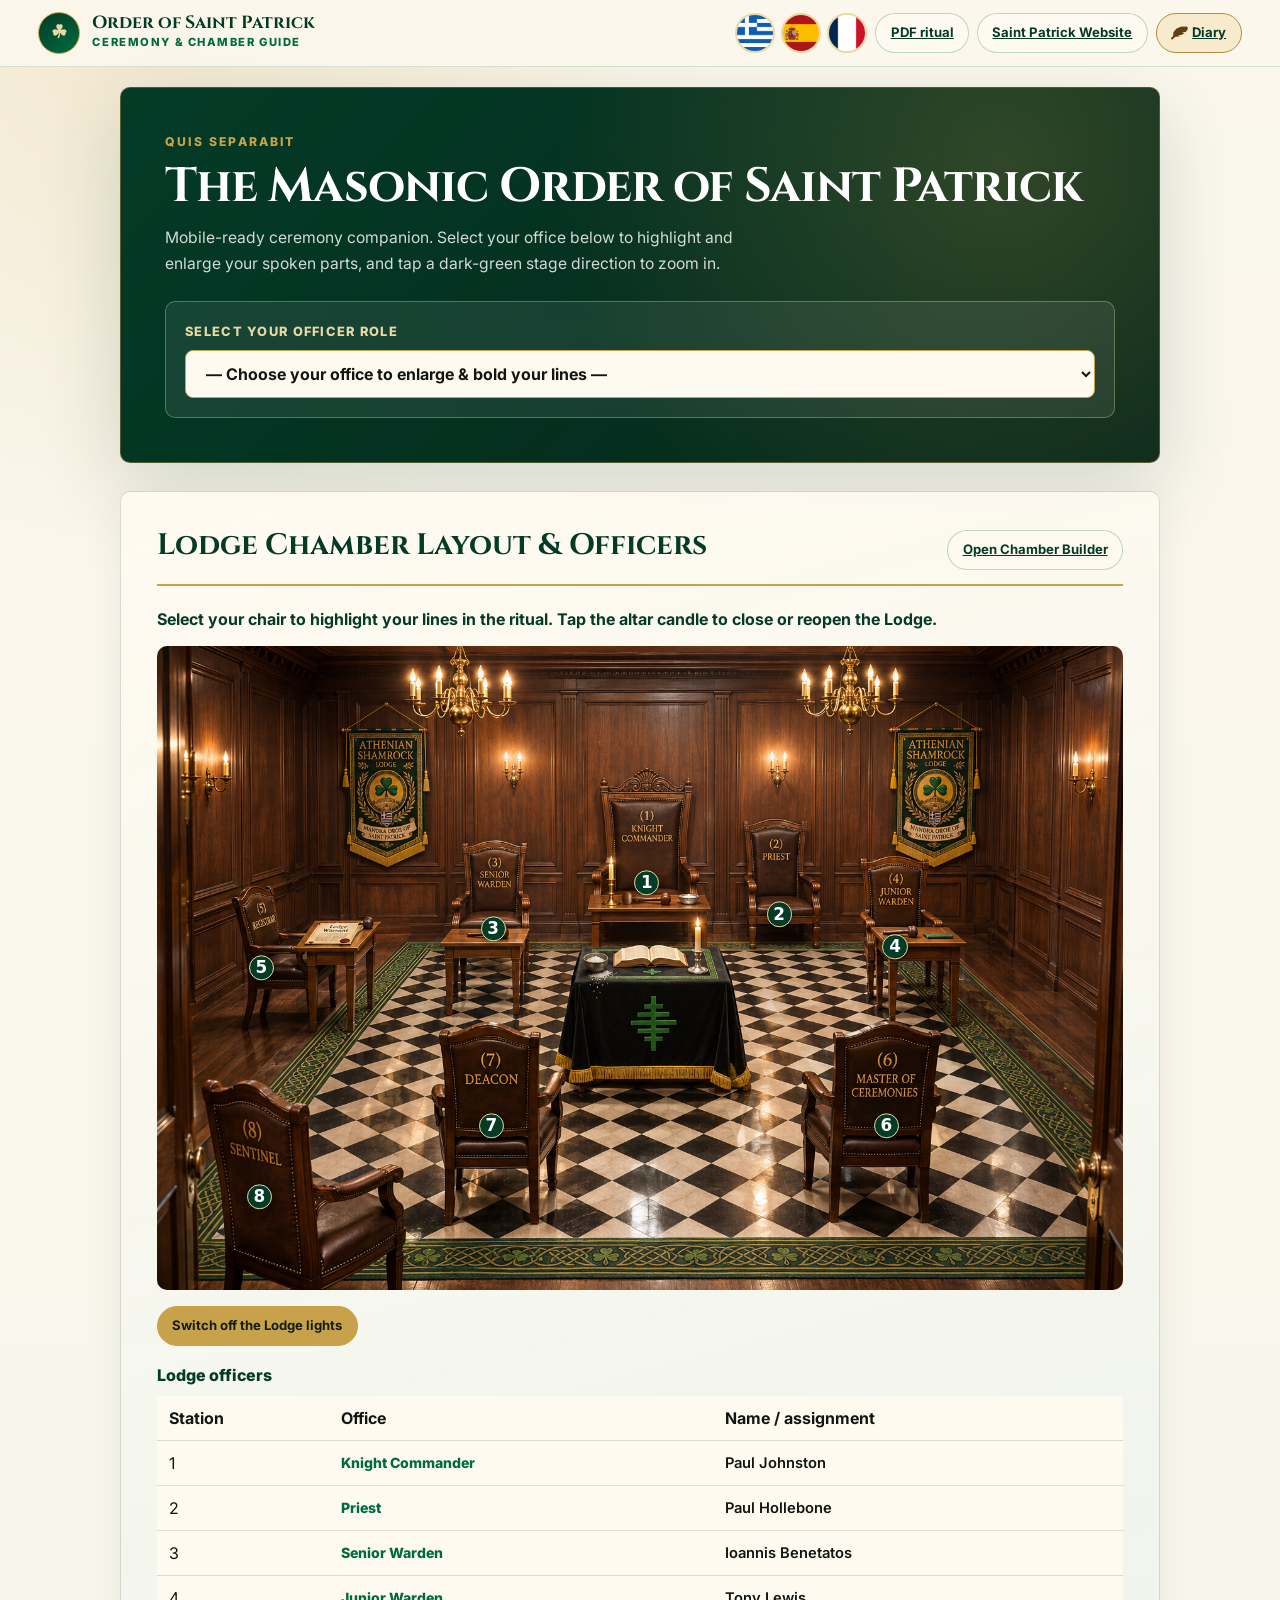
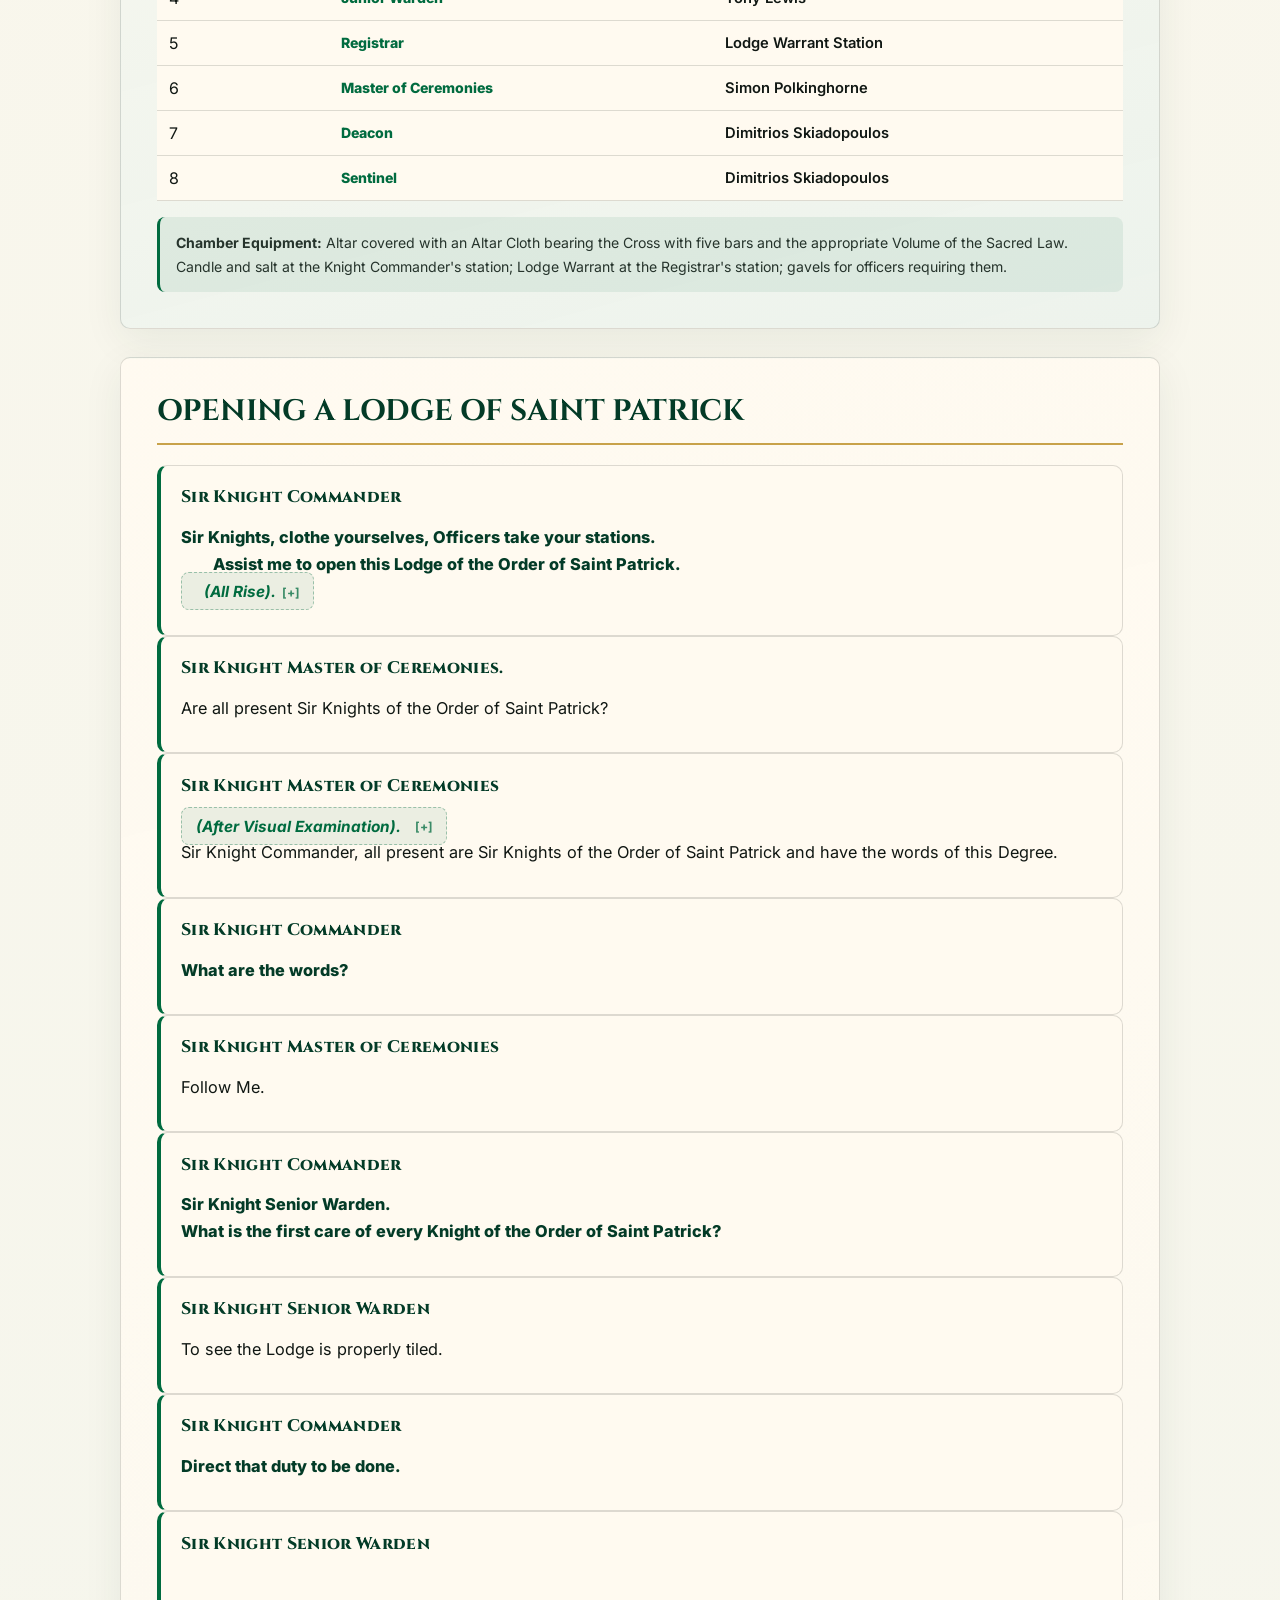
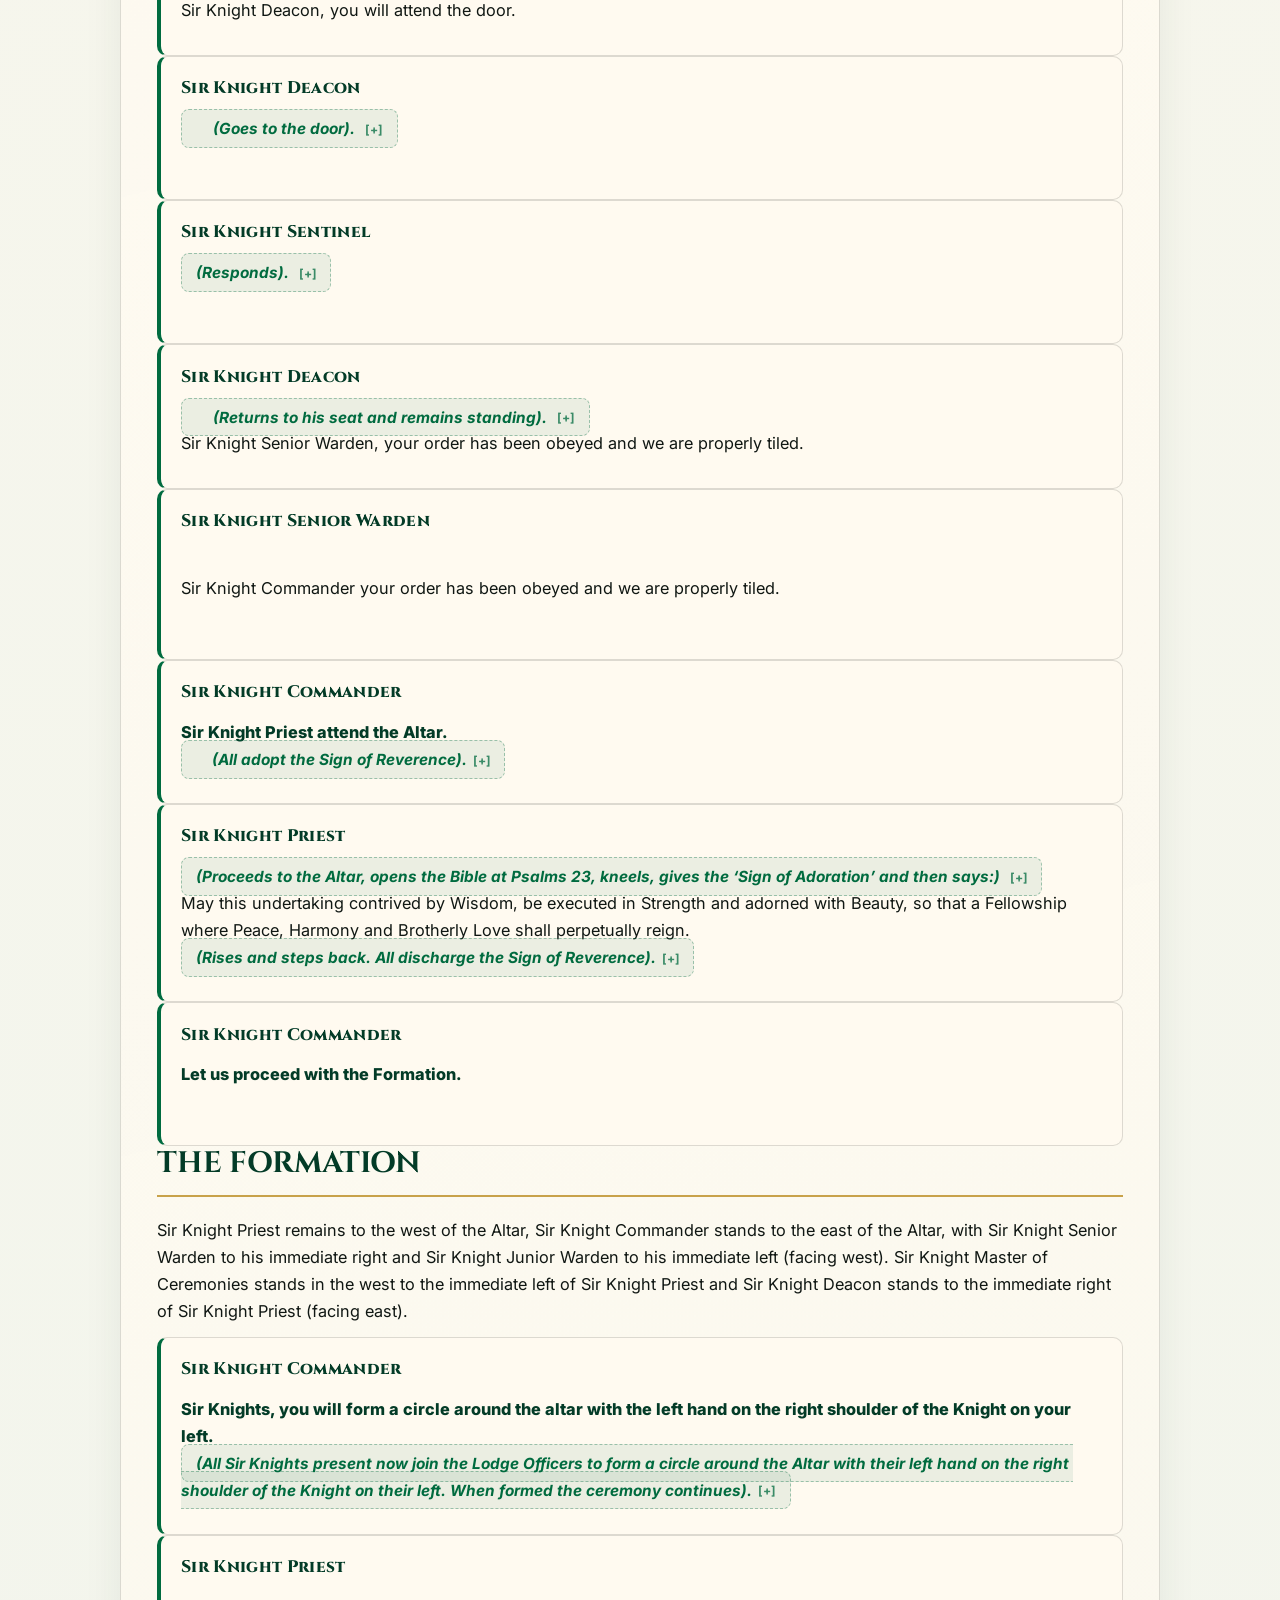
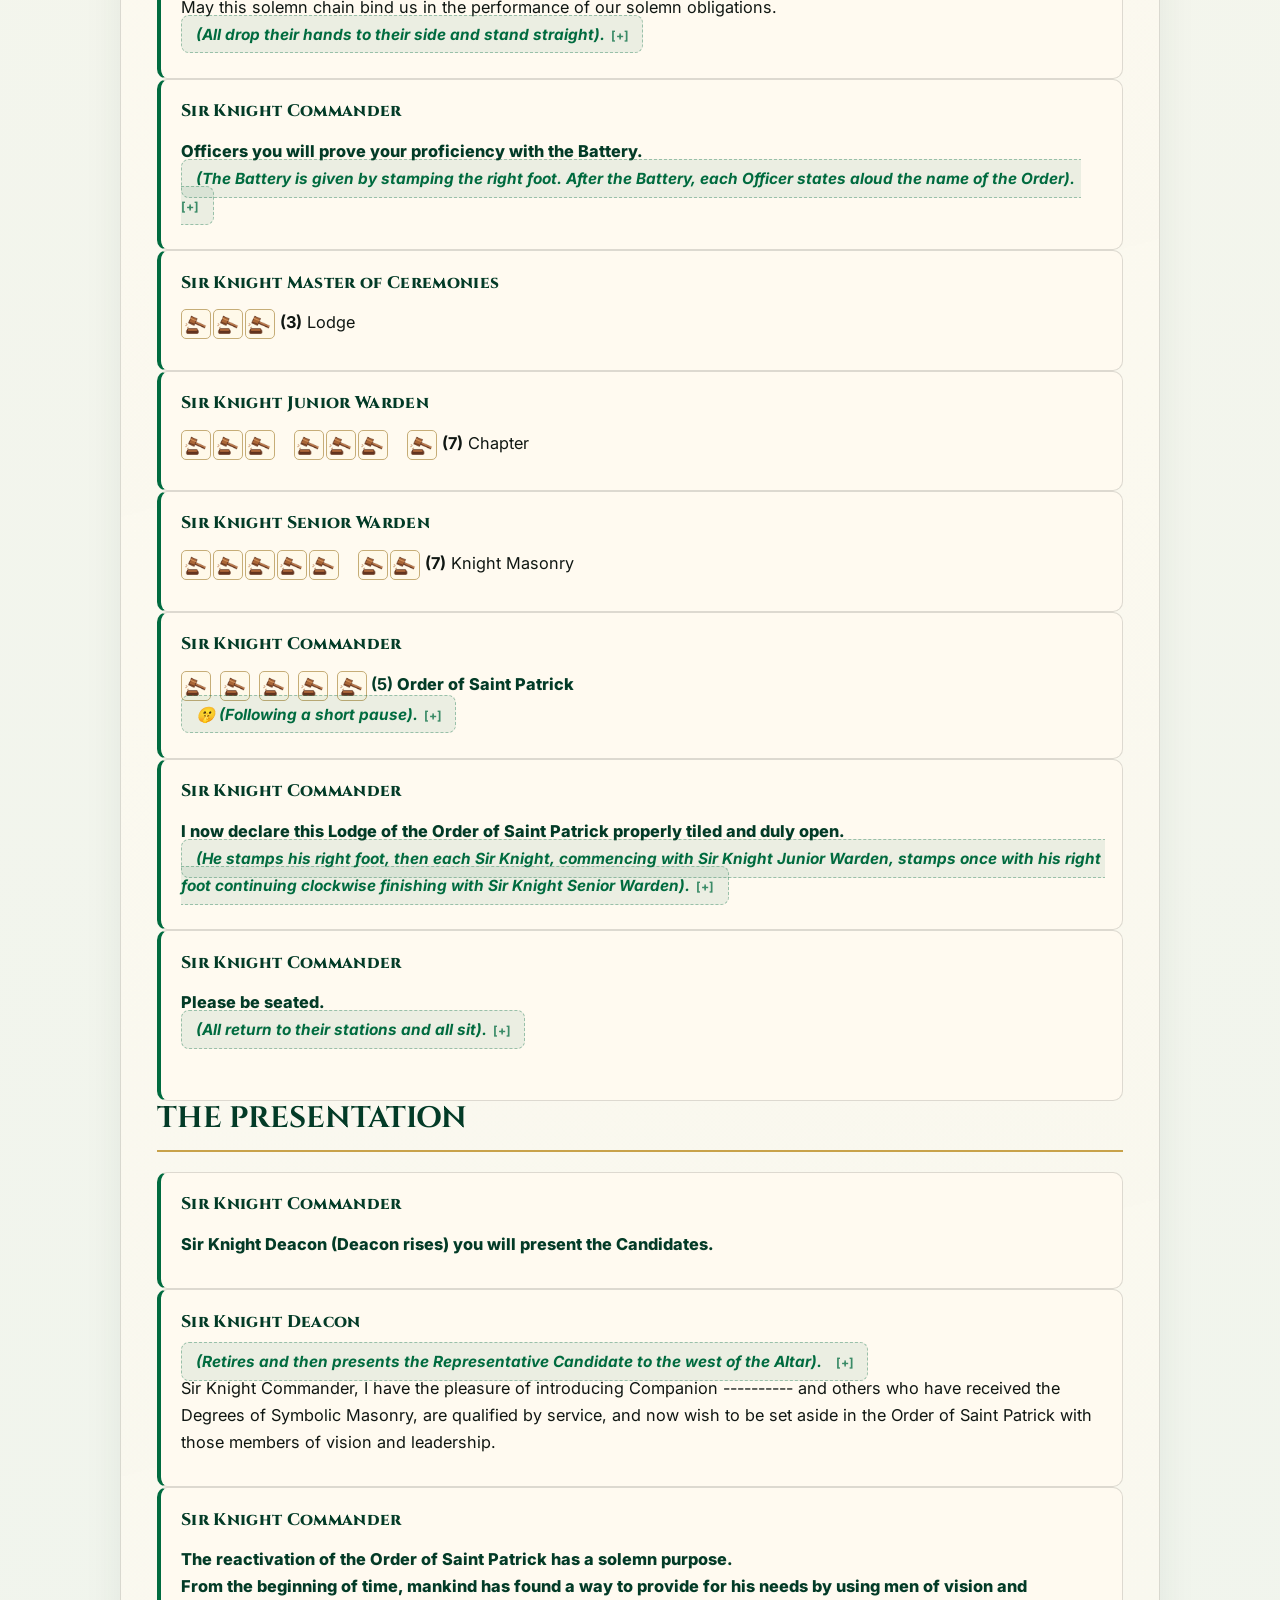
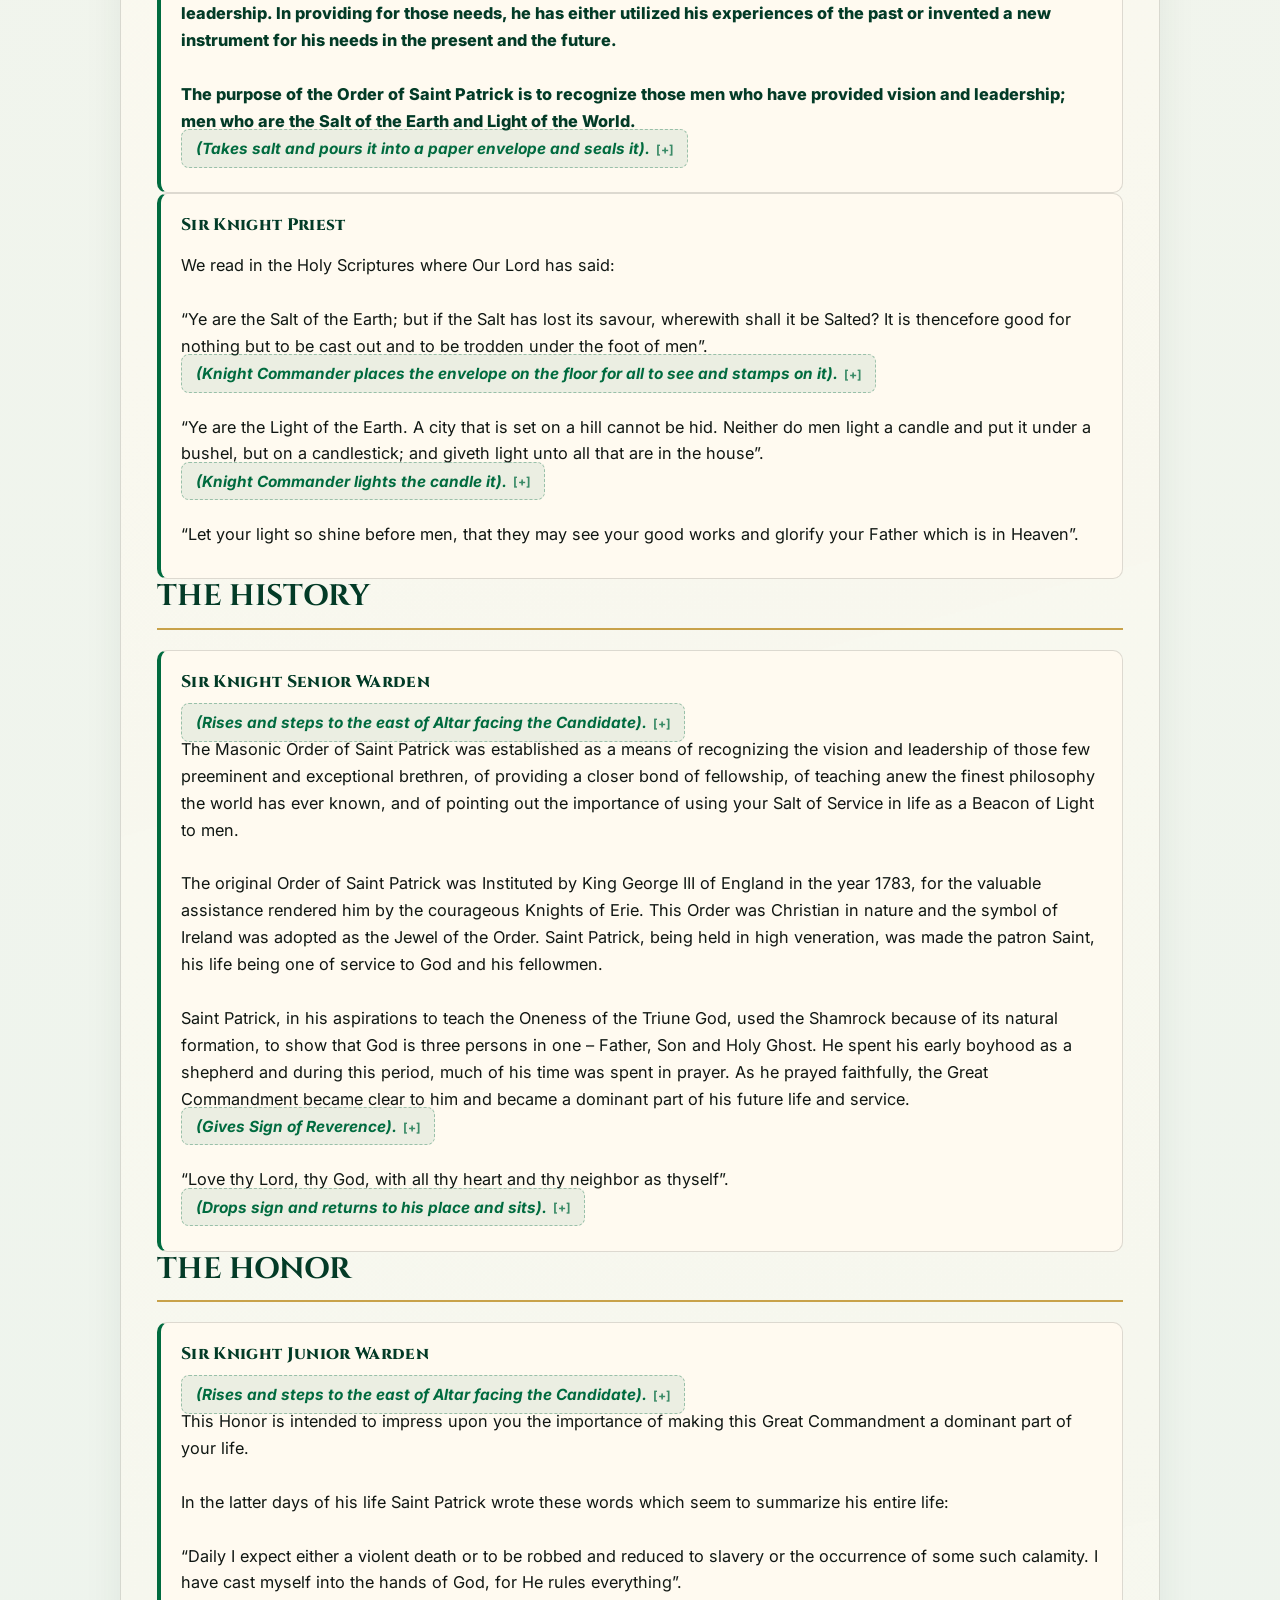
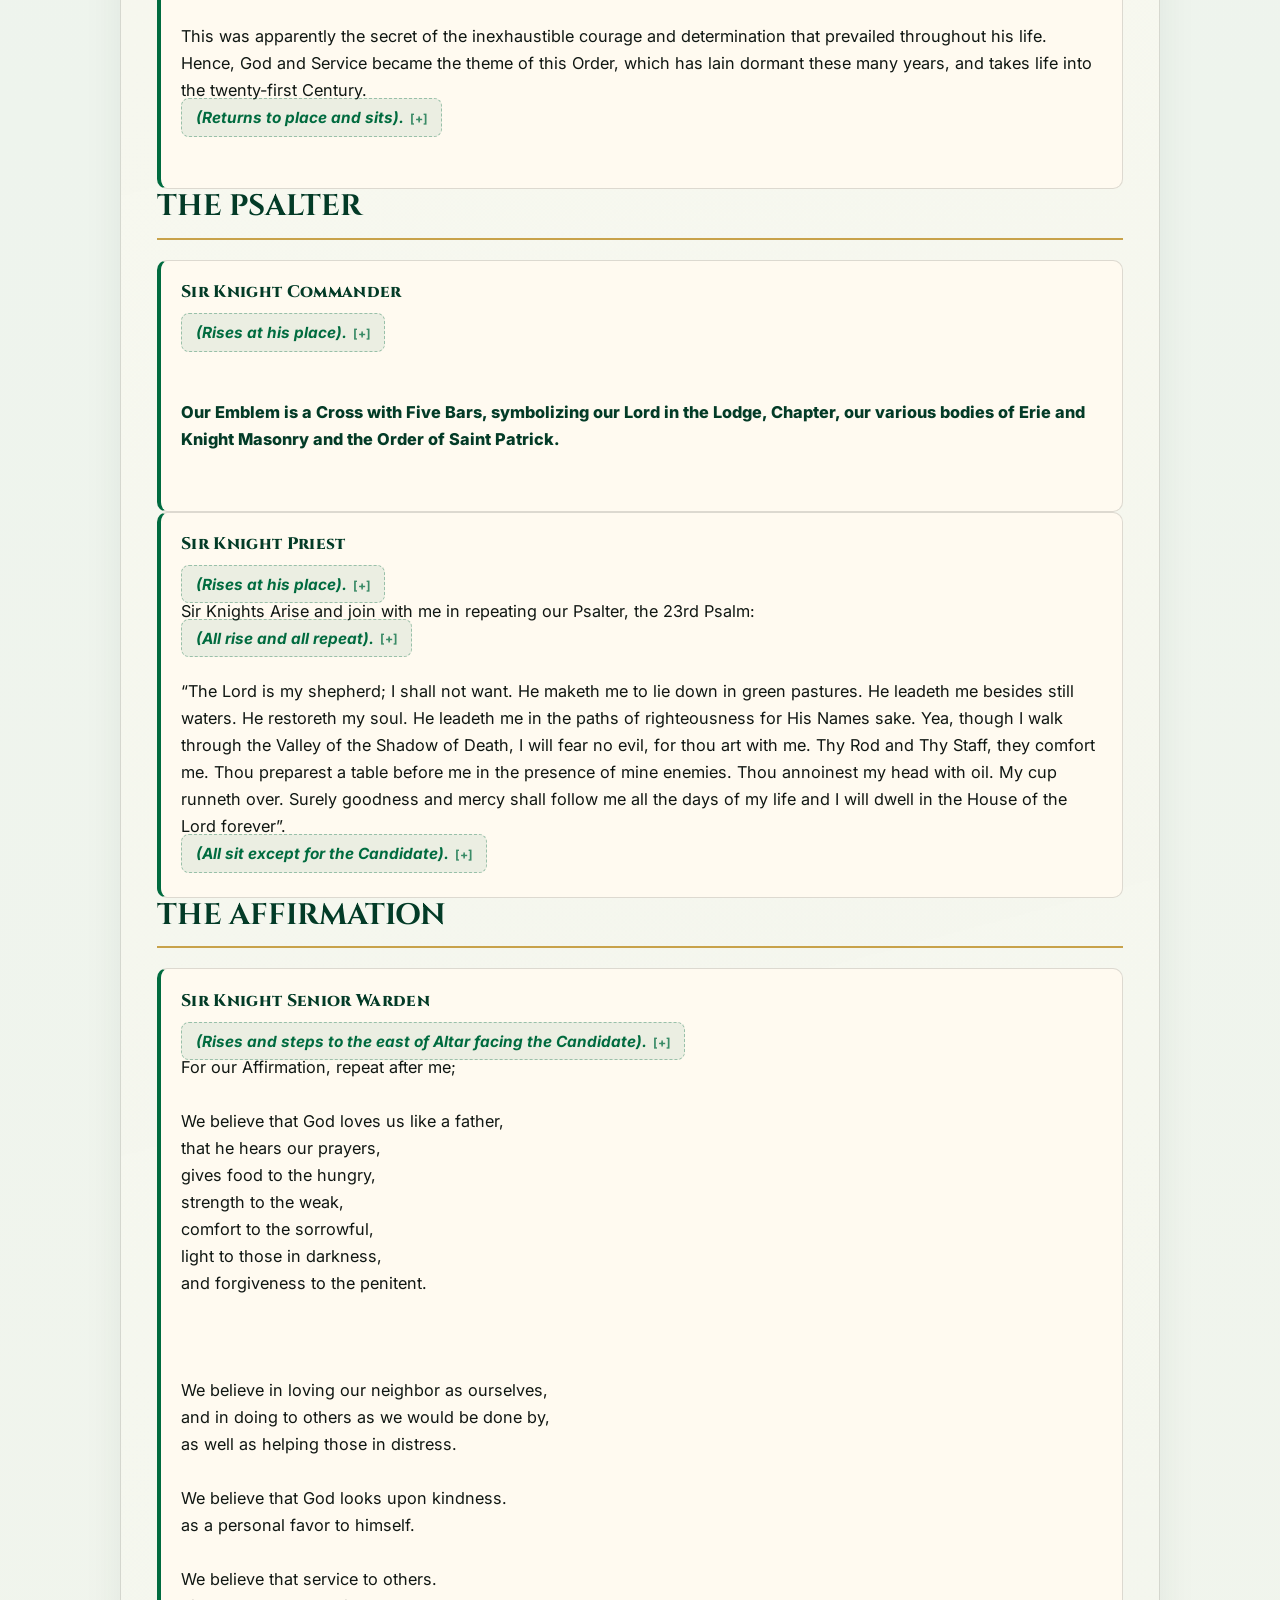
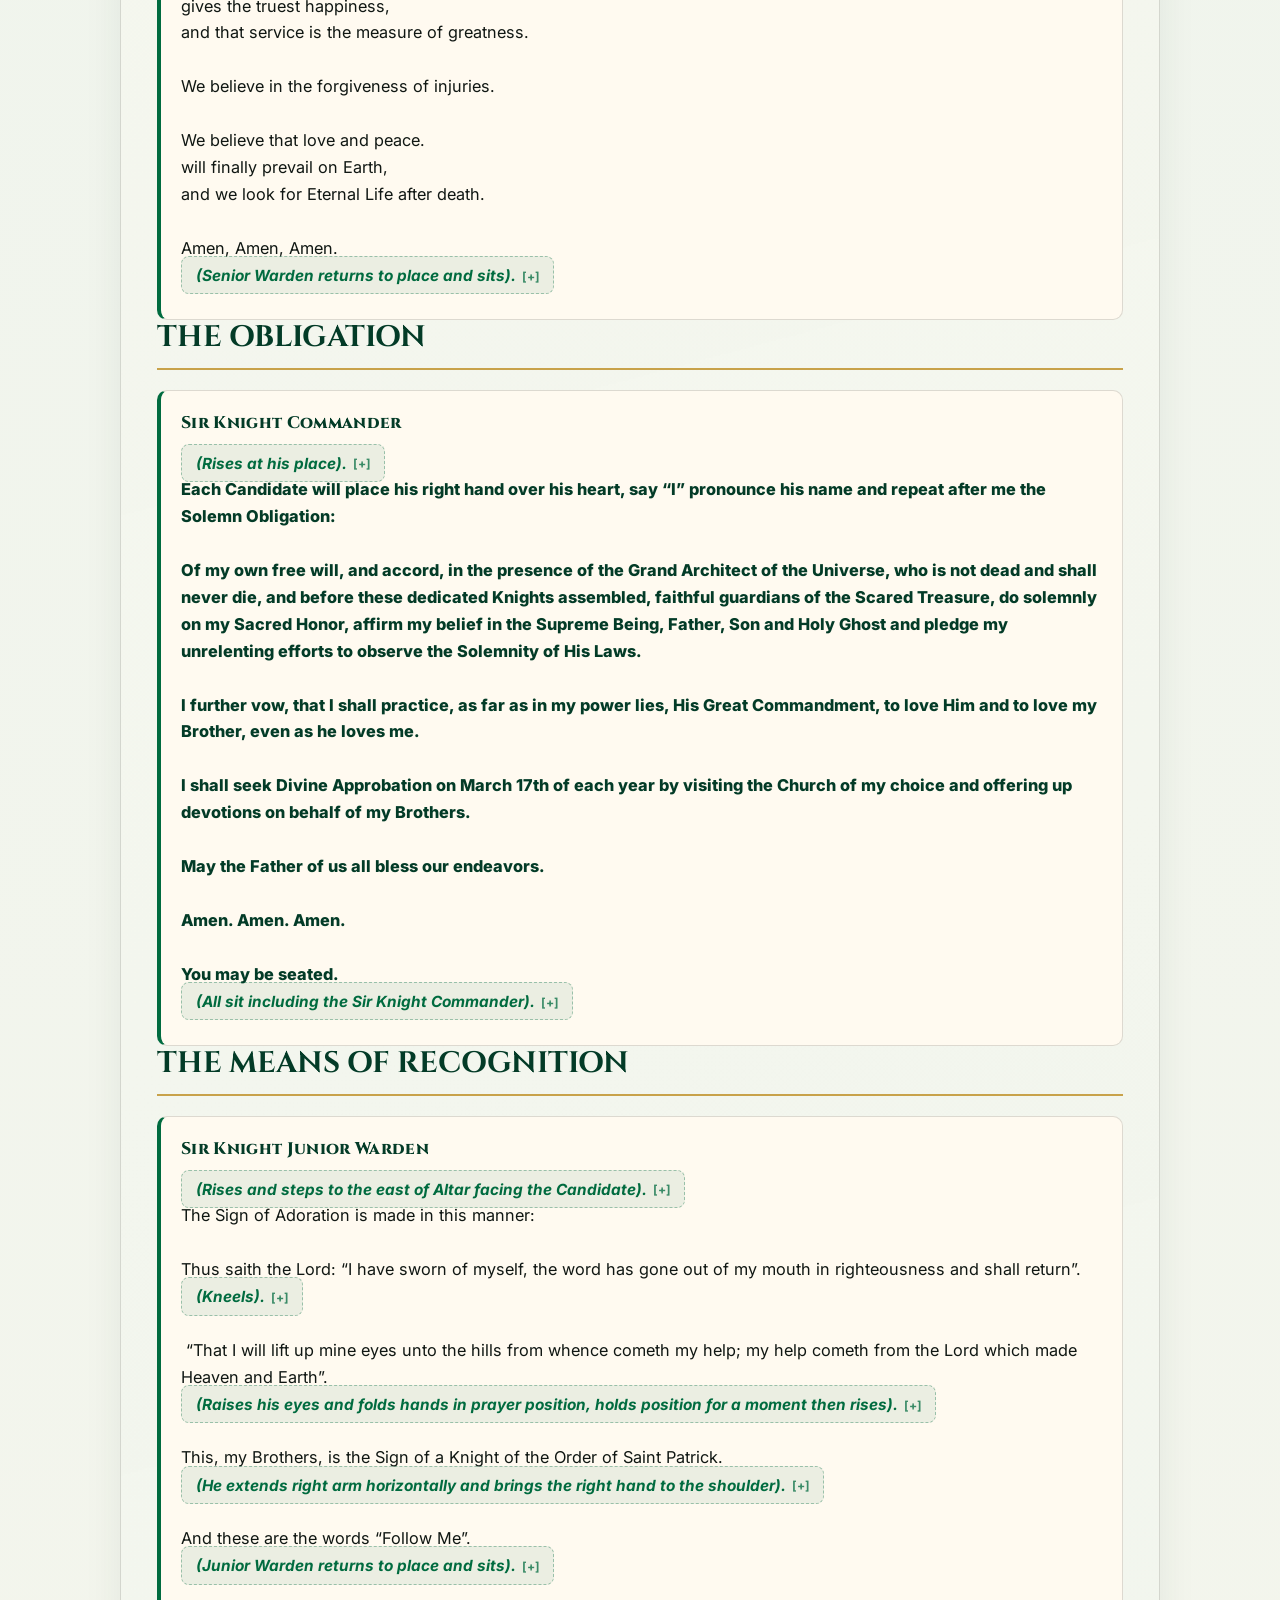
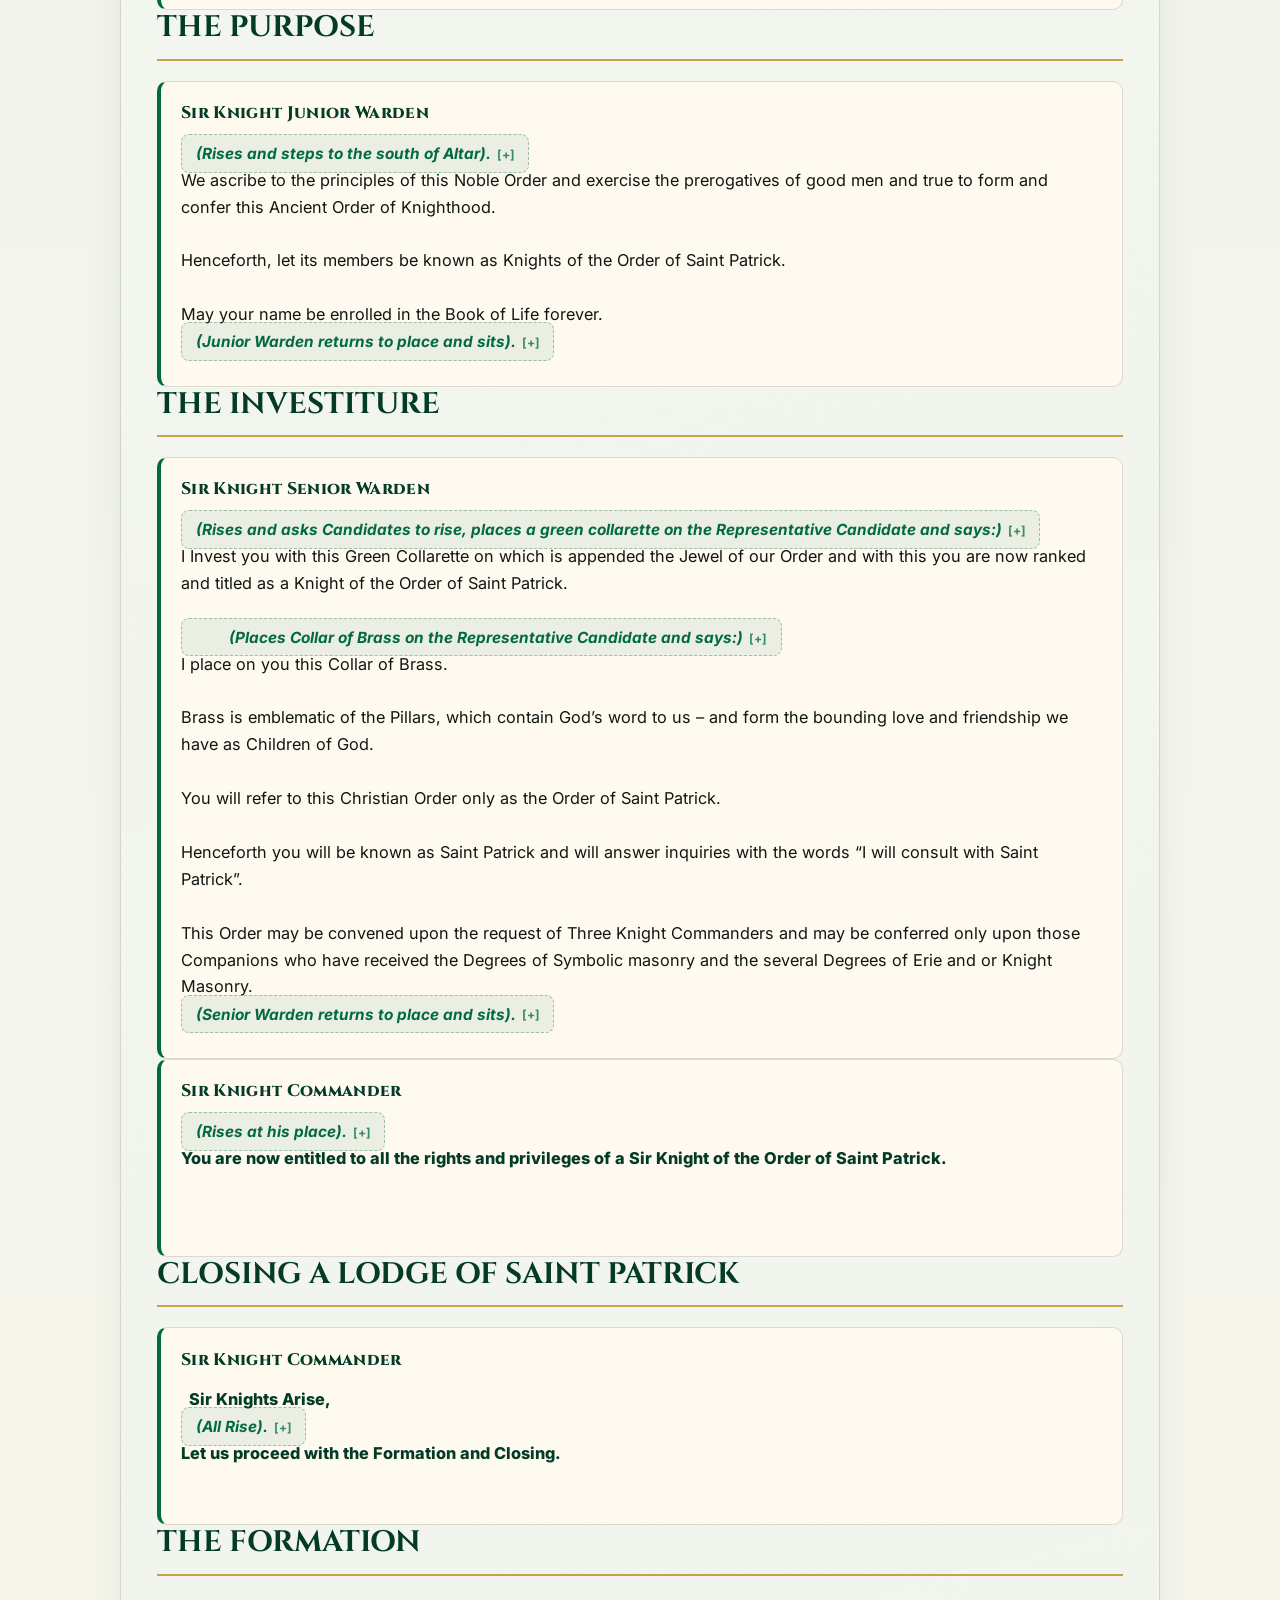
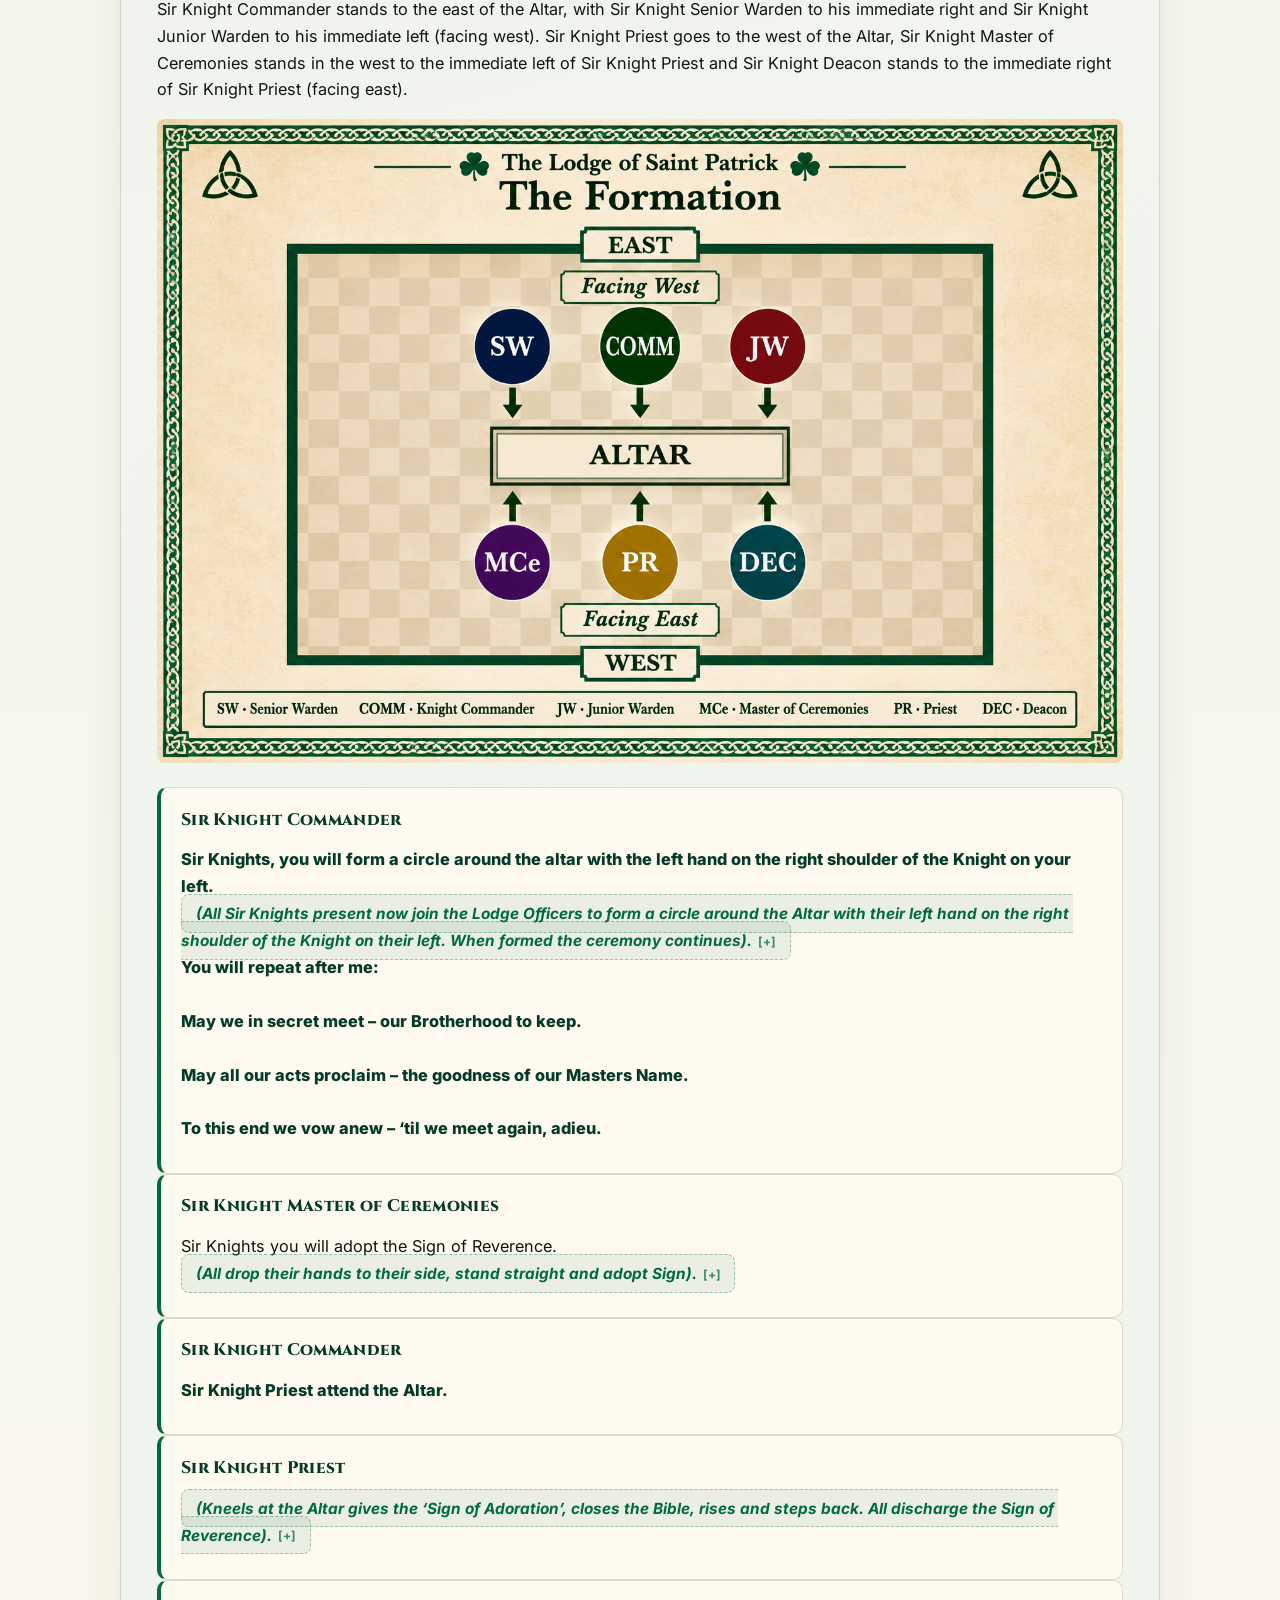
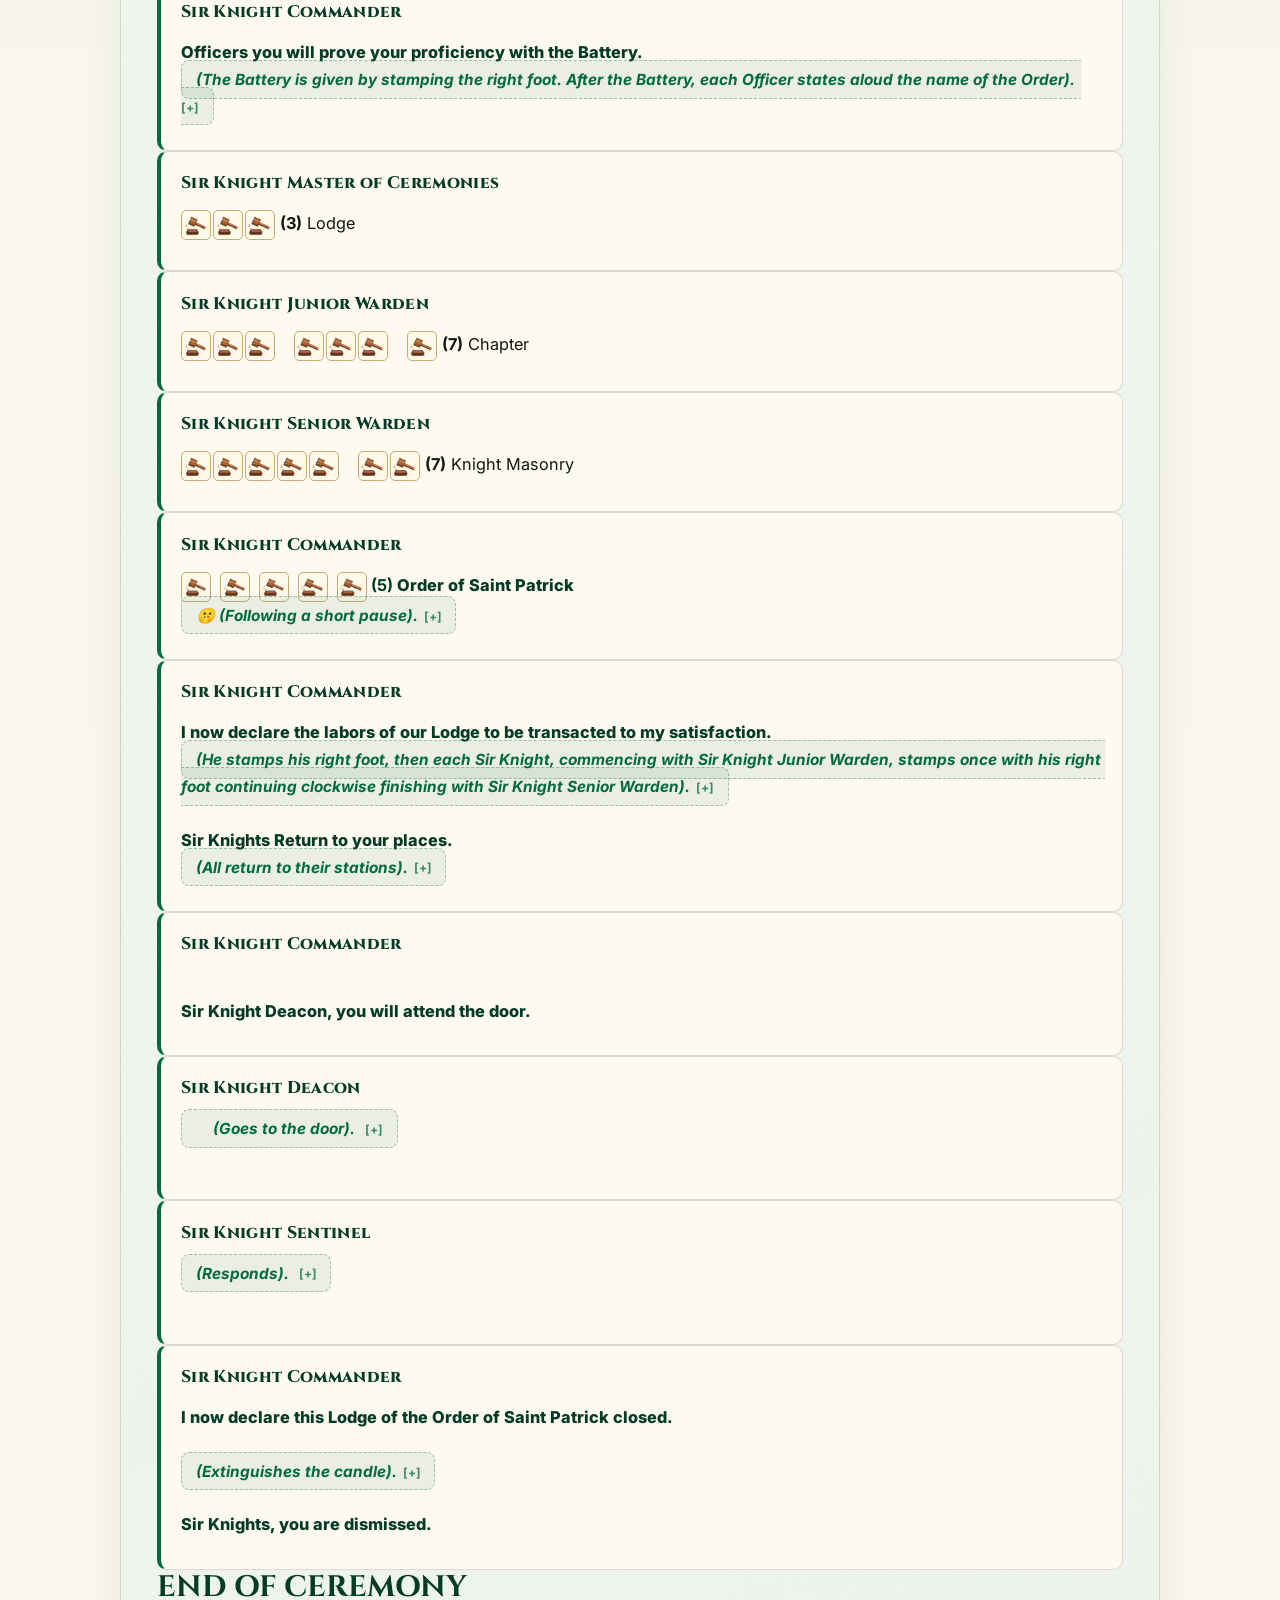
<file: index.html>
<!doctype html>
<html lang="en">
  <head>
    <meta charset="utf-8" />
    <meta name="viewport" content="width=device-width, initial-scale=1" />
    <title>The Masonic Order of Saint Patrick — Ceremony &amp; Chamber Guide</title>
    <link rel="preconnect" href="https://fonts.googleapis.com" />
    <link rel="preconnect" href="https://fonts.gstatic.com" crossorigin />
    <link
      href="https://fonts.googleapis.com/css2?family=Cinzel:wght@600;700;800&family=Inter:wght@400;500;600;700;800&display=swap"
      rel="stylesheet"
    />
    <style>
      :root {
        --ink: #101713;
        --ink-soft: #26342c;
        --emerald: #006b3f;
        --emerald-deep: #033b27;
        --emerald-glow: #18a96b;
        --gold: #c8a24a;
        --gold-soft: #ead8a4;
        --parchment: #f4efe3;
        --paper: #fffaf0;
        --mist: #e8efe9;
        --line: rgba(16, 23, 19, 0.14);
        --shadow: 0 24px 80px rgba(3, 59, 39, 0.16);
        --radius: 10px;
        --serif: "Cinzel", Georgia, serif;
        --sans: "Inter", system-ui, sans-serif;
      }

      * {
        box-sizing: border-box;
      }

      html {
        scroll-behavior: smooth;
      }

      body {
        margin: 0;
        color: var(--ink);
        background:
          radial-gradient(circle at 12% 0%, rgba(200, 162, 74, 0.18), transparent 36rem),
          linear-gradient(180deg, #fbf7ec 0%, #eef4ed 50%, #fbf7ec 100%);
        font-family: var(--sans);
        line-height: 1.65;
        -webkit-font-smoothing: antialiased;
      }

      /* Sticky Header */
      .site-header {
        position: sticky;
        top: 0;
        z-index: 40;
        display: flex;
        align-items: center;
        justify-content: space-between;
        gap: 1rem;
        padding: 0.75rem clamp(1rem, 3vw, 2.5rem);
        background: rgba(251, 247, 236, 0.92);
        border-bottom: 1px solid rgba(0, 107, 63, 0.16);
        backdrop-filter: blur(16px);
      }

      .brand {
        display: flex;
        align-items: center;
        gap: 0.75rem;
        min-width: 0;
        text-decoration: none;
        color: inherit;
      }

      .brand-crest {
        width: 42px;
        height: 42px;
        border-radius: 50%;
        display: grid;
        place-items: center;
        background: linear-gradient(145deg, var(--emerald-deep), var(--emerald));
        color: var(--gold-soft);
        border: 1.5px solid var(--gold);
        font-family: var(--serif);
        font-weight: 800;
        font-size: 1.15rem;
        flex-shrink: 0;
      }

      .brand strong {
        display: block;
        font-family: var(--serif);
        font-size: clamp(0.95rem, 2.2vw, 1.1rem);
        line-height: 1.1;
        color: var(--emerald-deep);
      }

      .brand small {
        display: block;
        color: var(--emerald);
        font-size: 0.7rem;
        font-weight: 800;
        letter-spacing: 0.14em;
        text-transform: uppercase;
      }

      .header-actions {
        display: flex;
        align-items: center;
        gap: 0.5rem;
      }

      .pill-btn {
        border: 1px solid rgba(0, 107, 63, 0.25);
        border-radius: 999px;
        padding: 0.5rem 0.9rem;
        background: var(--paper);
        color: var(--emerald-deep);
        font: inherit;
        font-size: 0.82rem;
        font-weight: 700;
        cursor: pointer;
        transition: all 0.2s ease;
      }

      .pill-btn:hover,
      .pill-btn:focus-visible {
        background: var(--emerald);
        color: #fff;
        border-color: var(--emerald);
      }

      .pill-btn.gold {
        background: var(--gold);
        border-color: var(--gold);
        color: #141c17;
      }

      /* Container */
      .wrap {
        width: min(1040px, calc(100% - 1.5rem));
        margin-inline: auto;
      }

      /* Hero & Role Selector */
      .hero-banner {
        margin-top: 1.25rem;
        padding: clamp(1.5rem, 4vw, 2.75rem);
        border-radius: var(--radius);
        color: #fff;
        background:
          radial-gradient(circle at 85% 20%, rgba(200, 162, 74, 0.22), transparent 28rem),
          linear-gradient(135deg, var(--emerald-deep) 0%, #06261a 100%);
        border: 1px solid rgba(200, 162, 74, 0.35);
        box-shadow: var(--shadow);
      }

      .eyebrow {
        margin: 0 0 0.45rem;
        color: var(--gold);
        font-size: 0.76rem;
        font-weight: 800;
        letter-spacing: 0.18em;
        text-transform: uppercase;
      }

      h1,
      h2,
      h3 {
        margin: 0;
        font-family: var(--serif);
        line-height: 1.15;
      }

      .hero-banner h1 {
        font-size: clamp(1.75rem, 4.5vw, 3rem);
        letter-spacing: -0.02em;
      }

      .hero-sub {
        margin: 0.65rem 0 0;
        color: rgba(255, 255, 255, 0.82);
        max-width: 62ch;
        font-size: 0.98rem;
      }

      /* Role Control Card */
      .role-control {
        margin-top: 1.5rem;
        padding: 1.2rem;
        border-radius: var(--radius);
        background: rgba(255, 255, 255, 0.08);
        border: 1px solid rgba(234, 216, 164, 0.32);
        backdrop-filter: blur(10px);
      }

      .role-control label {
        display: block;
        color: var(--gold-soft);
        font-size: 0.8rem;
        font-weight: 800;
        letter-spacing: 0.1em;
        text-transform: uppercase;
        margin-bottom: 0.5rem;
      }

      .role-select-row {
        display: flex;
        flex-wrap: wrap;
        gap: 0.75rem;
        align-items: center;
      }

      .role-select {
        flex: 1 1 280px;
        min-height: 48px;
        padding: 0.7rem 1rem;
        border-radius: 8px;
        border: 1.5px solid var(--gold);
        background: var(--paper);
        color: var(--ink);
        font: inherit;
        font-size: 1rem;
        font-weight: 700;
        cursor: pointer;
      }

      .welcome-box {
        display: none;
        margin-top: 1rem;
        padding: 0.9rem 1.1rem;
        border-radius: 8px;
        background: linear-gradient(90deg, rgba(200, 162, 74, 0.25), rgba(24, 169, 107, 0.18));
        border-left: 4px solid var(--gold);
        align-items: center;
        justify-content: space-between;
        flex-wrap: wrap;
        gap: 0.75rem;
      }

      .welcome-box.visible {
        display: flex;
      }

      .welcome-text {
        font-family: var(--serif);
        font-size: clamp(1.1rem, 2.8vw, 1.35rem);
        font-weight: 700;
        color: #fff;
      }

      .welcome-text span {
        color: var(--gold-soft);
        display: block;
        font-family: var(--sans);
        font-size: 0.82rem;
        font-weight: 600;
        margin-top: 0.15rem;
      }

      /* Section Cards */
      .section-block {
        margin-top: 1.75rem;
        padding: clamp(1.25rem, 3.5vw, 2.25rem);
        border-radius: var(--radius);
        background: linear-gradient(165deg, rgba(255, 250, 240, 0.96), rgba(235, 242, 236, 0.9));
        border: 1px solid var(--line);
        box-shadow: 0 12px 40px rgba(3, 59, 39, 0.07);
      }

      .section-head {
        display: flex;
        flex-wrap: wrap;
        align-items: baseline;
        justify-content: space-between;
        gap: 0.5rem;
        padding-bottom: 0.9rem;
        margin-bottom: 1.25rem;
        border-bottom: 2px solid var(--gold);
      }

      .section-head h2 {
        color: var(--emerald-deep);
        font-size: clamp(1.3rem, 3vw, 1.85rem);
      }

      .chamber-photo {
        position: relative;
        container-type: inline-size;
        margin: 0 0 1rem;
      }

      .chamber-photo img {
        display: block;
        width: 100%;
        height: auto;
        border-radius: var(--radius);
      }

      .chamber-meetings {
        position: absolute;
        z-index: 4;
        inset: auto 8% 3.3% 16%;
        transform: perspective(36rem) rotateX(36deg);
        transform-origin: center bottom;
        margin: 0;
        padding: 0;
        list-style: none;
        text-align: center;
        overflow-wrap: anywhere;
        color: #f4d894;
        font: 700 clamp(.85rem, 3.2cqw, 30px)/1.1 Georgia, serif;
        text-shadow: 0 1px 3px #000, 0 0 7px #000;
        pointer-events: none;
      }

      .chamber-meetings li + li {
        margin-top: .25em;
      }

      @container (max-width: 600px) {
        .chamber-meetings {
          inset-inline: 9% 1%;
        }
      }

      .chamber-exterior {
        position: absolute;
        z-index: 3;
        inset: 0;
        overflow: hidden;
        border-radius: var(--radius);
        pointer-events: none;
        background: #101713;
        animation: exterior-reveal 9s both;
      }

      .chamber-photo .chamber-exterior img {
        width: 100%;
        height: 100%;
        object-fit: contain;
        animation: exterior-approach 9s ease-out both;
      }

      @keyframes exterior-reveal {
        0%, 100% { opacity: 0; }
        24%, 80% { opacity: 1; }
      }

      @keyframes exterior-approach {
        from { transform: scale(.96); }
        to { transform: scale(1.04); }
      }

      .chamber-photo.is-revealing-exterior .closed-chamber {
        animation: chamber-retreat 9s both;
      }

      @keyframes chamber-retreat {
        0%, 100% { transform: none; }
        24%, 80% { transform: scale(1.06); }
      }

      @media (prefers-reduced-motion: reduce) {
        .chamber-photo .chamber-exterior img,
        .chamber-photo.is-revealing-exterior .closed-chamber {
          animation: none;
        }

        .chamber-exterior {
          animation-timing-function: steps(1, jump-end);
        }
      }

      .chamber-photo .altar-salt {
        position: absolute;
        inset: 0;
        pointer-events: none;
        mask-image: radial-gradient(ellipse 3.8% 5.8% at 45.5% 51.2%, #000 70%, transparent 100%);
      }

      .chamber-photo .closed-chamber {
        position: absolute;
        inset: 0;
        pointer-events: none;
      }

      .chamber-photo .station-cigar {
        position: absolute;
        inset: 0;
        pointer-events: none;
      }

      .station-cigar--open {
        mask-image: radial-gradient(ellipse 2% 2.5% at 48.8% 39.3%, #000 63%, transparent 100%);
      }

      .station-cigar--closed {
        mask-image: radial-gradient(ellipse 2.6% 7.4% at 49.1% 35.8%, #000 74%, transparent 100%);
      }

      .chamber-photo img[hidden] {
        display: none;
      }

      .altar-switch {
        position: absolute;
        left: 56%;
        top: 45.7%;
        z-index: 1;
        width: max(4.8%, 44px);
        height: max(11%, 44px);
        transform: translate(-50%, -50%);
        border: 0;
        border-radius: 999px;
        background: transparent;
        cursor: pointer;
        touch-action: manipulation;
      }

      .lodge-lights {
        display: flex;
        flex-wrap: wrap;
        align-items: center;
        gap: .55rem;
        margin: 0 0 1rem;
      }

      .altar-switch:focus-visible {
        outline: 2px solid var(--gold-soft);
        outline-offset: 2px;
      }

      .chamber-instruction {
        margin: 0 0 .85rem;
        color: var(--emerald-deep);
        font-weight: 700;
      }

      .diary-link {
        display: inline-flex;
        align-items: center;
        gap: .45em;
        background: #f8eacc;
        border-color: #b58b42;
      }

      .diary-quill {
        position: relative;
        width: 1.15em;
        height: 1.45em;
        color: #624016;
        transform: rotate(29deg);
      }

      .diary-quill::before {
        content: "";
        position: absolute;
        inset: 0 .06em .28em .1em;
        background: currentColor;
        clip-path: polygon(85% 0, 100% 15%, 95% 36%, 69% 50%, 91% 48%, 77% 67%,
          55% 79%, 72% 78%, 48% 94%, 25% 100%, 13% 77%, 18% 48%, 40% 22%);
      }

      .diary-quill::after {
        content: "";
        position: absolute;
        width: 2px;
        height: 88%;
        bottom: 0;
        left: 41%;
        background: currentColor;
        transform: rotate(17deg);
      }

      .seat-badge {
        position: absolute;
        left: var(--x);
        top: var(--y);
        width: max(var(--hit-width), 28px);
        height: max(var(--hit-height), 28px);
        margin-left: calc(max(var(--hit-width), 28px) / -2);
        margin-top: calc(max(var(--hit-height), 28px) / -2);
        display: grid;
        place-items: center;
        padding: 0;
        border: 0;
        border-radius: 8px;
        background: transparent;
        cursor: pointer;
        touch-action: manipulation;
      }

      .chair-greeting:not(:empty) {
        margin: 0 0 1rem;
        padding: .65rem 1rem;
        color: var(--emerald-deep);
        background: #e0f2df;
        border-inline-start: 4px solid var(--emerald);
        border-radius: 6px;
      }

      .seat-badge .num {
        position: relative;
        z-index: 2;
        transform: translateY(calc(45% + 6cqw));
        display: grid;
        place-items: center;
        min-width: 1.5em;
        min-height: 1.5em;
        border: 1px solid var(--gold-soft);
        border-radius: 50%;
        background: var(--emerald-deep);
        color: white;
        font: 700 clamp(.75rem, 1.5vw, 1.05rem)/1 system-ui, sans-serif;
        box-shadow: 0 1px 5px #0008;
      }

      .seat-badge:is(:hover, :focus-visible, .active-seat) {
        outline: 2px solid var(--gold-soft);
        outline-offset: 2px;
        background: #f6d58226;
      }

      .seat-badge.active-seat .num {
        background: var(--gold-soft);
        color: var(--emerald-deep);
      }

      .roster-table {
        width: 100%;
        border-collapse: collapse;
        background: var(--paper);
      }

      .roster-table caption {
        text-align: left;
        padding-bottom: 0.5rem;
        font-weight: 800;
        color: var(--emerald-deep);
      }

      .roster-table :is(th, td) {
        padding: 0.55rem clamp(0.25rem, 1vw, 0.75rem);
        border-bottom: 1px solid var(--line);
        text-align: left;
        overflow-wrap: anywhere;
      }

      .roster-item.highlighted {
        background: var(--emerald-deep);
        color: #fff;
        border-color: var(--gold);
        font-weight: 700;
      }

      .roster-item.highlighted .roster-role {
        color: var(--gold-soft);
      }

      .roster-role {
        color: var(--emerald);
        font-weight: 800;
        font-size: 0.88rem;
      }

      .roster-name {
        font-weight: 600;
        font-size: 0.92rem;
      }

      .equipment-note {
        margin-top: 1rem;
        padding: 0.9rem 1rem;
        border-radius: 8px;
        background: rgba(0, 107, 63, 0.08);
        border-left: 3px solid var(--emerald);
        font-size: 0.88rem;
        color: var(--ink-soft);
      }

      /* Ritual Speech Cards */
      .speech-list {
        display: grid;
        gap: 1.15rem;
      }

      .speech-card {
        padding: 1.15rem 1.25rem;
        border-radius: var(--radius);
        background: var(--paper);
        border: 1px solid var(--line);
        border-left: 4px solid var(--emerald);
        transition: all 0.25s ease;
      }

      .speech-header {
        display: flex;
        align-items: center;
        justify-content: space-between;
        gap: 0.75rem;
        margin-bottom: 0.65rem;
      }

      .speaker-title {
        font-family: var(--serif);
        font-size: 1.05rem;
        font-weight: 800;
        color: var(--emerald-deep);
        letter-spacing: 0.02em;
      }

      .speaker-holder {
        display: inline-block;
        margin-left: 0.45rem;
        font-family: var(--sans);
        font-size: 0.78rem;
        font-weight: 600;
        color: var(--ink-soft);
      }

      /* Bullet on the right of the title to toggle Greek translation */
      .greek-bullet {
        flex-shrink: 0;
        display: inline-flex;
        align-items: center;
        justify-content: center;
        gap: 0.35rem;
        min-width: 36px;
        height: 36px;
        padding: 0 0.65rem;
        border-radius: 999px;
        border: 1.5px solid var(--emerald);
        background: rgba(0, 107, 63, 0.08);
        color: var(--emerald-deep);
        font-size: 0.78rem;
        font-weight: 800;
        cursor: pointer;
        transition: all 0.2s ease;
      }

      .greek-bullet .dot {
        width: 10px;
        height: 10px;
        border-radius: 50%;
        background: var(--emerald);
        transition: background 0.2s ease;
      }

      .greek-bullet[aria-expanded="true"] {
        background: var(--emerald-deep);
        color: var(--gold-soft);
        border-color: var(--gold);
      }

      .greek-bullet[aria-expanded="true"] .dot {
        background: var(--gold);
      }

      .speech-en {
        font-size: 1.02rem;
        color: var(--ink);
      }

      .speech-en p {
        margin: 0 0 0.75rem;
      }

      .speech-en p:last-child {
        margin-bottom: 0;
      }

      .speech-el {
        display: none;
        margin-top: 0.9rem;
        padding: 0.9rem 1rem;
        border-radius: 8px;
        background: rgba(0, 107, 63, 0.07);
        border-top: 1.5px dashed rgba(0, 107, 63, 0.35);
        color: var(--emerald-deep);
        font-size: 0.98rem;
      }

      .speech-el.open {
        display: block;
      }

      .speech-el p {
        margin: 0 0 0.7rem;
      }

      .speech-el p:last-child {
        margin-bottom: 0;
      }

      /* Selected Role Highlight: Bolder and One Size Bigger */
      .speech-card.role-selected {
        border: 6px solid transparent;
        border-radius: 14px;
        background:
          linear-gradient(#d5efd2, #d5efd2) padding-box,
          repeating-linear-gradient(
            125deg,
            #83520d 0 1px,
            #b98021 1px 2px,
            #f3cc65 2px 4px,
            #fff0a1 4px 5px,
            #ce922b 5px 7px
          ) border-box;
        box-shadow: 0 0 0 1px #8b5d1b, 0 8px 24px rgba(3, 59, 39, 0.15);
      }

      .speech-card.role-selected .speaker-title {
        font-size: 1.24rem;
        color: var(--emerald);
      }

      .speech-card.role-selected .speech-en {
        font-size: 1.22rem;
        font-weight: 700;
        line-height: 1.72;
        color: #0b140f;
      }

      .speech-card.role-selected div.ritual-translation {
        background: #edf8e9;
        font-size: 1.16rem;
        font-weight: 700;
        line-height: 1.72;
      }

      /* Dark Green Rubrics (formerly red letters) with Tap-to-Zoom */
      .rubric {
        display: block;
        margin: 0.65rem 0;
        padding: 0.55rem 0.85rem;
        border-radius: 8px;
        color: var(--emerald);
        background: rgba(0, 107, 63, 0.08);
        border: 1px dashed rgba(0, 107, 63, 0.35);
        font-style: italic;
        font-weight: 700;
        font-size: 0.96rem;
        cursor: zoom-in;
        transition: all 0.22s ease;
        user-select: none;
      }

      .rubric::after {
        content: "  [+]";
        font-style: normal;
        font-size: 0.76rem;
        opacity: 0.75;
      }

      .rubric.zoomed {
        display: block;
        max-width: 100%;
        margin-block: .6rem;
        padding: clamp(.65rem, 2vw, 1.15rem) clamp(.75rem, 2vw, 1.25rem);
        white-space: normal;
        overflow-wrap: anywhere;
        scroll-margin-block: 8rem 1rem;
        font-size: clamp(1.25rem, 3.8vw, 1.55rem);
        font-style: normal;
        font-weight: 800;
        line-height: 1.5;
        color: #ffffff;
        background: var(--emerald-deep);
        border: 2px solid var(--gold);
        box-shadow: 0 18px 48px rgba(3, 59, 39, 0.35);
        cursor: zoom-out;
      }

      .rubric.zoomed::after {
        content: "  [−]";
        color: var(--gold-soft);
      }

      /* Footer */
      .site-footer {
        margin-top: 2.5rem;
        padding: 1.75rem 1rem;
        text-align: center;
        color: rgba(255, 255, 255, 0.78);
        background: #06140f;
        font-size: 0.85rem;
      }

      .site-footer strong {
        color: var(--gold);
        font-family: var(--serif);
        letter-spacing: 0.08em;
      }

      @media (max-width: 560px) {
        .speech-card {
          padding: 1rem;
        }
      }

      .ritual-copy {
        margin-block: 0.75rem;
        white-space: pre-wrap;
        overflow-wrap: anywhere;
        tab-size: 4;
      }

      .ritual-copy .rubric:not(.zoomed) {
        display: inline;
      }
      .knock-pattern {
        white-space: normal;
      }

      .knock-group {
        display: inline-flex;
        gap: 0.12em;
        vertical-align: middle;
      }

      .gavel-button {
        display: inline-grid;
        place-items: center;
        min-width: 30px;
        min-height: 30px;
        padding: 2px;
        border: 1px solid #c6ad77;
        border-radius: 5px;
        background: #fff9e9;
        font: inherit;
        cursor: pointer;
      }

      .gavel-button:is(:hover, :focus-visible, :active) {
        background: #f5dfab;
        outline: 2px solid var(--emerald);
        outline-offset: 1px;
      }

      .knock-icon {
        width: 1.4em;
        height: auto;
      }

      .language-picker { display: flex; gap: 0.4rem; }
      .language-flag {
        width: 2.5rem;
        height: 2.5rem;
        padding: 0;
        border-radius: 50%;
        border: 2px solid var(--gold-soft);
        overflow: hidden;
        cursor: pointer;
      }
      .language-flag img { display: block; width: 100%; height: 100%; object-fit: cover; }
      .language-flag:focus-visible,
      .language-flag[aria-pressed="true"] { outline: 2px solid var(--emerald-deep); outline-offset: 2px; }
      .header-actions { flex-wrap: wrap; }
      .language-flag[data-language="el"] img { object-position: left center; }
      @media (max-width: 40rem) {
        .site-header { flex-wrap: wrap; gap: 0.6rem; }
      }
      .knock-count { font-weight: 700; }
      .ritual-translation { display: none; }
      [data-translation="el"] .ritual-translation[lang="el"],
      [data-translation="es"] .ritual-translation[lang="es"],
      [data-translation="fr"] .ritual-translation[lang="fr"] {
        display: block;
        margin-block: 0.5rem;
        white-space: pre-wrap;
        overflow-wrap: anywhere;
      }
      div.ritual-translation {
        padding: 0.65rem;
        border-inline-start: 3px solid var(--emerald);
        background: #edf5ed;
      }
      .speech-card[data-role="kc"] .speaker-title,
      .speech-card[data-role="kc"] .speech-en,
      .speech-card[data-role="kc"] .ritual-translation {
        color: var(--emerald-deep);
        font-weight: 800;
      }
      .speech-card:is([data-role="jw"], [data-role="sw"]) .knock-group + .knock-group {
        margin-inline-start: 0.85em;
      }

      .speech-card[data-role="kc"] .knock-group {
        gap: 0.55em;
      }
      .formation-guide {
        margin: 1rem 0 1.5rem;
        scroll-margin-top: 8rem;
      }

      .formation-guide img {
        display: block;
        width: 100%;
        height: auto;
        border-radius: 8px;
      }
    </style>
  </head>
  <body>
    <header class="site-header">
      <a class="brand" href="#top">
        <span class="brand-crest" aria-hidden="true">☘</span>
        <span>
          <strong>Order of Saint Patrick</strong>
          <small>Ceremony &amp; Chamber Guide</small>
        </span>
      </a>
      <div class="header-actions">
        <div class="language-picker" role="group" aria-label="Ritual translation">
          <button class="language-flag" type="button" data-language="el" aria-label="Greek translation" aria-pressed="false" title="Ελληνικά"><img src="./flags/gr.png" alt=""></button>
          <button class="language-flag" type="button" data-language="es" aria-label="Spanish translation" aria-pressed="false" title="Español"><img src="./flags/es.png" alt=""></button>
          <button class="language-flag" type="button" data-language="fr" aria-label="French translation" aria-pressed="false" title="Français"><img src="./flags/fr.png" alt=""></button>
        </div>
        <a class="pill-btn" href="./saint-patrick-ritual.pdf">PDF ritual</a>
        <a class="pill-btn" href="https://webappngdsib.github.io/St-Patrick/">Saint Patrick Website</a>
        <a class="pill-btn diary-link" href="./diary.html"><span class="diary-quill" aria-hidden="true"></span>Diary</a>
        <button id="jump-next-btn" class="pill-btn gold" type="button" hidden>Next My Line ↓</button>
      </div>
    </header>

    <main id="top" class="wrap">
      <!-- Hero & Officer Role Selector -->
      <section class="hero-banner" aria-labelledby="page-title">
        <p class="eyebrow">Quis Separabit</p>
        <h1 id="page-title">The Masonic Order of Saint Patrick</h1>
        <p class="hero-sub">
          Mobile-ready ceremony companion. Select your office below to highlight and enlarge your spoken parts,
          and tap a dark-green stage direction to zoom in.
        </p>

        <div class="role-control">
          <label for="role-select">Select Your Officer Role</label>
          <div class="role-select-row">
            <select id="role-select" class="role-select">
              <option value="">— Choose your office to enlarge &amp; bold your lines —</option>
              <option value="kc">Sir Knight Commander — Paul Johnston</option>
              <option value="priest">Sir Knight Priest — Paul Hollebone</option>
              <option value="sw">Sir Knight Senior Warden — Ioannis Benetatos</option>
              <option value="jw">Sir Knight Junior Warden — Tony Lewis</option>
              <option value="registrar">Registrar — Lodge Warrant Station</option>
              <option value="mc">Sir Knight Master of Ceremonies — Simon Polkinghorne</option>
              <option value="deacon">Sir Knight Deacon — Dimitrios Skiadopoulos</option>
              <option value="sentinel">Sir Knight Sentinel — Dimitrios Skiadopoulos</option>
            </select>
          </div>

          <div id="welcome-box" class="welcome-box" role="status" aria-live="polite">
            <div class="welcome-text">
              <div id="welcome-headline">Welcome</div>
              <span id="welcome-sub">Your lines are now bolded and enlarged for easy reading.</span>
            </div>
            <button id="jump-first-btn" class="pill-btn gold" type="button">Jump to My First Part ↓</button>
          </div>
        </div>
      </section>

      <!-- Section 1: Lodge Chamber Layout & Officers -->
      <section class="section-block" aria-labelledby="chamber-heading">
        <div class="section-head">
          <h2 id="chamber-heading">Lodge Chamber Layout &amp; Officers</h2>
          <a class="pill-btn" href="./chamber-builder.html">Open Chamber Builder</a>
        </div>

        <p id="chamber-instruction" class="chamber-instruction">Select your chair to highlight your lines in the ritual. Tap the altar candle to close or reopen the Lodge.</p>
        <div class="chamber-photo" role="group" aria-label="Lodge chamber officer stations" aria-describedby="chamber-instruction">
          <img src="./lodge-chamber.png" width="1536" height="1024" alt="Eight numbered officer chairs around the altar in the Lodge chamber.">
          <img class="altar-salt" src="./lodge-chamber-salt.png" width="1536" height="1024" alt="A bowl of salt on the altar, with grains spilled onto the cloth.">
          <img id="open-cigar" class="station-cigar station-cigar--open" src="./lodge-cigar-open.webp" width="1536" height="1024" alt="An unlit cigar lies across the direction of the gavel on the Knight Commander’s desk.">
          <img id="closed-chamber" class="closed-chamber" src="./lodge-closed-no-banners.png" width="1536" height="1024" alt="The same Lodge chamber in darkness, with the candles extinguished and the Holy Bible closed." hidden>
          <img id="closed-cigar" class="station-cigar station-cigar--closed" src="./lodge-cigar-closed.webp" width="1536" height="1024" alt="A lit cigar on the Knight Commander’s desk sends a thin wisp of smoke upwards." hidden>
          <div id="chamber-exterior" class="chamber-exterior" hidden>
            <img id="saint-patrick-exterior" width="1536" height="1024" alt="Saint Patrick standing outside the Lodge in full ceremonial robes.">
          </div>
          <ul id="chamber-meetings" class="chamber-meetings" aria-label="Upcoming Lodge meetings" hidden></ul>
          <button type="button" id="altar-switch" class="altar-switch" aria-label="Close the Lodge" aria-pressed="false"></button>
          <button type="button" class="seat-badge" data-role="kc" aria-label="1. Knight Commander" aria-pressed="false" style="--x:50.7%;--y:30.2%;--hit-width:9.5%;--hit-height:17%"><span class="num" aria-hidden="true">1</span></button>
          <button type="button" class="seat-badge" data-role="priest" aria-label="2. Priest" aria-pressed="false" style="--x:64.4%;--y:34.9%;--hit-width:7.7%;--hit-height:16%"><span class="num" aria-hidden="true">2</span></button>
          <button type="button" class="seat-badge" data-role="sw" aria-label="3. Senior Warden" aria-pressed="false" style="--x:34.8%;--y:36.7%;--hit-width:7.7%;--hit-height:14%"><span class="num" aria-hidden="true">3</span></button>
          <button type="button" class="seat-badge" data-role="jw" aria-label="4. Junior Warden" aria-pressed="false" style="--x:76.4%;--y:39.5%;--hit-width:7.6%;--hit-height:14%"><span class="num" aria-hidden="true">4</span></button>
          <button type="button" class="seat-badge" data-role="registrar" aria-label="5. Registrar" aria-pressed="false" style="--x:10.8%;--y:42.5%;--hit-width:7.8%;--hit-height:13%"><span class="num" aria-hidden="true">5</span></button>
          <button type="button" class="seat-badge" data-role="mc" aria-label="6. Master of Ceremonies" aria-pressed="false" style="--x:75.5%;--y:68.5%;--hit-width:11.4%;--hit-height:19%"><span class="num" aria-hidden="true">6</span></button>
          <button type="button" class="seat-badge" data-role="deacon" aria-label="7. Deacon" aria-pressed="false" style="--x:34.6%;--y:68.5%;--hit-width:10.4%;--hit-height:19%"><span class="num" aria-hidden="true">7</span></button>
          <button type="button" class="seat-badge" data-role="sentinel" aria-label="8. Sentinel" aria-pressed="false" style="--x:10.6%;--y:80.3%;--hit-width:11.6%;--hit-height:22%"><span class="num" aria-hidden="true">8</span></button>
        </div>

        <div class="lodge-lights">
          <button type="button" id="lodge-lights-button" class="pill-btn gold">Switch off the Lodge lights</button>
          <span id="lodge-light-status" role="status"></span>
        </div>
        <p id="chair-greeting" class="chair-greeting" role="status"></p>

        <table class="roster-table">
          <caption>Lodge officers</caption>
          <thead>
            <tr><th scope="col">Station</th><th scope="col">Office</th><th scope="col">Name / assignment</th></tr>
          </thead>
          <tbody>
            <tr class="roster-item" data-role="kc"><td>1</td><th class="roster-role" scope="row">Knight Commander</th><td class="roster-name">Paul Johnston</td></tr>
            <tr class="roster-item" data-role="priest"><td>2</td><th class="roster-role" scope="row">Priest</th><td class="roster-name">Paul Hollebone</td></tr>
            <tr class="roster-item" data-role="sw"><td>3</td><th class="roster-role" scope="row">Senior Warden</th><td class="roster-name">Ioannis Benetatos</td></tr>
            <tr class="roster-item" data-role="jw"><td>4</td><th class="roster-role" scope="row">Junior Warden</th><td class="roster-name">Tony Lewis</td></tr>
            <tr class="roster-item" data-role="registrar"><td>5</td><th class="roster-role" scope="row">Registrar</th><td class="roster-name">Lodge Warrant Station</td></tr>
            <tr class="roster-item" data-role="mc"><td>6</td><th class="roster-role" scope="row">Master of Ceremonies</th><td class="roster-name">Simon Polkinghorne</td></tr>
            <tr class="roster-item" data-role="deacon"><td>7</td><th class="roster-role" scope="row">Deacon</th><td class="roster-name">Dimitrios Skiadopoulos</td></tr>
            <tr class="roster-item" data-role="sentinel"><td>8</td><th class="roster-role" scope="row">Sentinel</th><td class="roster-name">Dimitrios Skiadopoulos</td></tr>
          </tbody>
        </table>

        <div class="equipment-note">
          <strong>Chamber Equipment:</strong> Altar covered with an Altar Cloth bearing the Cross with five bars and the appropriate Volume of the Sacred Law. Candle and salt at the Knight Commander's station; Lodge Warrant at the Registrar's station; gavels for officers requiring them.
        </div>
      </section>

<section class="section-block" aria-label="Ritual text">
<div class="section-head"><h2>OPENING A LODGE OF SAINT PATRICK<span class="ritual-translation" lang="el">ΑΝΟΙΓΜΑ ΚΑΤΑΣΚΕΥΗΣ ΑΓΙΟΥ ΠΑΤΡΙΚΟΥ</span><span class="ritual-translation" lang="es">APERTURA DE UNA LOGIA DE SAN PATRICIO</span><span class="ritual-translation" lang="fr">OUVERTURE D&#x27;UNE LODGE SAINT PATRICK</span></h2></div>
<article class="speech-card" data-role="kc"><div class="speech-header"><span class="speaker-title">Sir Knight Commander<span class="ritual-translation" lang="el">Sir Knight Commander</span><span class="ritual-translation" lang="es">señor caballero comandante</span><span class="ritual-translation" lang="fr">Monsieur Chevalier Commandant</span></span></div>
<div class="speech-en ritual-copy">Sir Knights, clothe yourselves, Officers take your stations.
		Assist me to open this Lodge of the Order of Saint Patrick.
<span class="rubric">  (All Rise).</span></div><div class="ritual-translation" lang="el">Κύριε Knights, ντυθείτε, οι αξιωματικοί παίρνουν τους σταθμούς σας.
		Βοηθήστε με να ανοίξω αυτή τη Στοά του Τάγματος του Αγίου Πατρικίου.
  (All Rise).</div><div class="ritual-translation" lang="es">Señores Caballeros, vístanse, los oficiales tomen sus puestos.
		Ayúdame a abrir esta Logia de la Orden de San Patricio.
  (Todos se levantan).</div><div class="ritual-translation" lang="fr">Messieurs les Chevaliers, habillez-vous, les officiers prennent vos postes.
		Aidez-moi à ouvrir cette Loge de l&#x27;Ordre de Saint Patrick.
  (Tous se lèvent).</div>
</article>
<article class="speech-card" data-role="mc"><div class="speech-header"><span class="speaker-title">Sir Knight Master of Ceremonies.<span class="ritual-translation" lang="el">Sir Knight Master of Ceremonies.</span><span class="ritual-translation" lang="es">Señor Caballero Maestro de Ceremonias.</span><span class="ritual-translation" lang="fr">Sir Chevalier Maître de Cérémonie.</span></span></div>
<div class="speech-en ritual-copy">Are all present Sir Knights of the Order of Saint Patrick?</div><div class="ritual-translation" lang="el">Είναι όλοι οι παρόντες Sir Knights of Order of Saint Patrick;</div><div class="ritual-translation" lang="es">¿Están todos los presentes Señores Caballeros de la Orden de San Patricio?</div><div class="ritual-translation" lang="fr">Est-ce que tous sont présents Sir Chevaliers de l&#x27;Ordre de Saint Patrick ?</div>
</article>
<article class="speech-card" data-role="mc"><div class="speech-header"><span class="speaker-title">Sir Knight Master of Ceremonies<span class="ritual-translation" lang="el">Sir Knight Master of Ceremonies</span><span class="ritual-translation" lang="es">Señor Caballero Maestro de Ceremonias</span><span class="ritual-translation" lang="fr">Sir Knight Maître de Cérémonie</span></span></div>
<div class="speech-en ritual-copy"><span class="rubric">(After Visual Examination).  </span>
Sir Knight Commander, all present are Sir Knights of the Order of Saint Patrick and have the words of this Degree.</div><div class="ritual-translation" lang="el">(Μετά από Οπτική Εξέταση).
Sir Knight Commander, όλοι οι παρόντες είναι Sir Knights του Τάγματος του Saint Patrick και έχουν τα λόγια αυτού του Βαθμού.</div><div class="ritual-translation" lang="es">(Después del examen visual).
Señor Caballero Comandante, todos los presentes son Señores Caballeros de la Orden de San Patricio y tienen las palabras de este Grado.</div><div class="ritual-translation" lang="fr">(Après examen visuel).
Sir Knight Commander, tous présents sont Sir Knights de l&#x27;Ordre de Saint Patrick et portent les paroles de ce Diplôme.</div>
</article>
<article class="speech-card" data-role="kc"><div class="speech-header"><span class="speaker-title">Sir Knight Commander<span class="ritual-translation" lang="el">Sir Knight Commander</span><span class="ritual-translation" lang="es">señor caballero comandante</span><span class="ritual-translation" lang="fr">Monsieur Chevalier Commandant</span></span></div>
<div class="speech-en ritual-copy">What are the words?</div><div class="ritual-translation" lang="el">Ποιες είναι οι λέξεις;</div><div class="ritual-translation" lang="es">¿Cuales son las palabras?</div><div class="ritual-translation" lang="fr">Quels sont les mots ?</div>
</article>
<article class="speech-card" data-role="mc"><div class="speech-header"><span class="speaker-title">Sir Knight Master of Ceremonies<span class="ritual-translation" lang="el">Sir Knight Master of Ceremonies</span><span class="ritual-translation" lang="es">Señor Caballero Maestro de Ceremonias</span><span class="ritual-translation" lang="fr">Sir Knight Maître de Cérémonie</span></span></div>
<div class="speech-en ritual-copy">Follow Me.</div><div class="ritual-translation" lang="el">Ακολούθησέ με.</div><div class="ritual-translation" lang="es">Sígueme.</div><div class="ritual-translation" lang="fr">Suivez-moi.</div>
</article>
<article class="speech-card" data-role="kc"><div class="speech-header"><span class="speaker-title">Sir Knight Commander<span class="ritual-translation" lang="el">Sir Knight Commander</span><span class="ritual-translation" lang="es">señor caballero comandante</span><span class="ritual-translation" lang="fr">Monsieur Chevalier Commandant</span></span></div>
<div class="speech-en ritual-copy">Sir Knight Senior Warden.
What is the first care of every Knight of the Order of Saint Patrick?</div><div class="ritual-translation" lang="el">Sir Knight Senior Warden.
Ποια είναι η πρώτη φροντίδα κάθε Ιππότη του Τάγματος του Αγίου Πατρικίου;</div><div class="ritual-translation" lang="es">Señor Caballero Guardián Mayor.
¿Cuál es el primer cuidado de todo Caballero de la Orden de San Patricio?</div><div class="ritual-translation" lang="fr">Sir Knight, directeur principal.
Quel est le premier soin de tout Chevalier de l&#x27;Ordre de Saint Patrick ?</div>
</article>
<article class="speech-card" data-role="sw"><div class="speech-header"><span class="speaker-title">Sir Knight Senior Warden<span class="ritual-translation" lang="el">Sir Knight Senior Warden</span><span class="ritual-translation" lang="es">Señor Caballero Guardián Mayor</span><span class="ritual-translation" lang="fr">Sir Knight, directeur principal</span></span></div>
<div class="speech-en ritual-copy">To see the Lodge is properly tiled.</div><div class="ritual-translation" lang="el">Για να δείτε το Lodge είναι σωστά πλακάκι.</div><div class="ritual-translation" lang="es">Para ver el Lodge está correctamente alicatado.</div><div class="ritual-translation" lang="fr">A voir le Lodge est dûment gardé.</div>
</article>
<article class="speech-card" data-role="kc"><div class="speech-header"><span class="speaker-title">Sir Knight Commander<span class="ritual-translation" lang="el">Sir Knight Commander</span><span class="ritual-translation" lang="es">señor caballero comandante</span><span class="ritual-translation" lang="fr">Monsieur Chevalier Commandant</span></span></div>
<div class="speech-en ritual-copy">Direct that duty to be done.</div><div class="ritual-translation" lang="el">Κατευθύνετε αυτό το καθήκον να γίνει.</div><div class="ritual-translation" lang="es">Dirige ese deber a cumplirse.</div><div class="ritual-translation" lang="fr">Ordonnez que ce devoir soit accompli.</div>
</article>
<article class="speech-card" data-role="sw"><div class="speech-header"><span class="speaker-title">Sir Knight Senior Warden<span class="ritual-translation" lang="el">Sir Knight Senior Warden</span><span class="ritual-translation" lang="es">Señor Caballero Guardián Mayor</span><span class="ritual-translation" lang="fr">Sir Knight, directeur principal</span></span></div>
<div class="speech-en ritual-copy">
Sir Knight Deacon, you will attend the door.</div><div class="ritual-translation" lang="el">Κύριε Knight Deacon, θα παρευρεθείτε στην πόρτα.</div><div class="ritual-translation" lang="es">Señor Caballero Diácono, atenderá la puerta.</div><div class="ritual-translation" lang="fr">Sir Chevalier Deacon, vous vous présenterez à la porte.</div>
</article>
<article class="speech-card" data-role="deacon"><div class="speech-header"><span class="speaker-title">Sir Knight Deacon<span class="ritual-translation" lang="el">Sir Knight Deacon</span><span class="ritual-translation" lang="es">Señor Caballero Diácono</span><span class="ritual-translation" lang="fr">Monsieur Chevalier Diacre</span></span></div>
<div class="speech-en ritual-copy"><span class="rubric"> 	(Goes to the door). </span>
                  </div><div class="ritual-translation" lang="el">(Πηγαίνει στην πόρτα).</div><div class="ritual-translation" lang="es">(Se acerca a la puerta).</div><div class="ritual-translation" lang="fr">(Il se dirige vers la porte).</div>
</article>
<article class="speech-card" data-role="sentinel"><div class="speech-header"><span class="speaker-title">Sir Knight Sentinel<span class="ritual-translation" lang="el">Σερ Νάιτ Σέντινελ</span><span class="ritual-translation" lang="es">Señor Caballero Centinela</span><span class="ritual-translation" lang="fr">Sir Knight Sentinelle</span></span></div>
<div class="speech-en ritual-copy"><span class="rubric">(Responds). </span>
                  </div><div class="ritual-translation" lang="el">(Απαντά).</div><div class="ritual-translation" lang="es">(Responde).</div><div class="ritual-translation" lang="fr">(Répond).</div>
</article>
<article class="speech-card" data-role="deacon"><div class="speech-header"><span class="speaker-title">Sir Knight Deacon<span class="ritual-translation" lang="el">Sir Knight Deacon</span><span class="ritual-translation" lang="es">Señor Caballero Diácono</span><span class="ritual-translation" lang="fr">Monsieur Chevalier Diacre</span></span></div>
<div class="speech-en ritual-copy"><span class="rubric"> 	(Returns to his seat and remains standing). </span>
Sir Knight Senior Warden, your order has been obeyed and we are properly tiled. </div><div class="ritual-translation" lang="el">(Επιστρέφει στη θέση του και παραμένει όρθιος).
Sir Knight Senior Warden, η διαταγή σας τηρήθηκε και είμαστε κατάλληλα φυλασσόμενοι.</div><div class="ritual-translation" lang="es">(Vuelve a su asiento y se queda de pie).
Señor Caballero Guardián Mayor, su orden ha sido obedecida y estamos debidamente resguardados.</div><div class="ritual-translation" lang="fr">(Retourne à sa place et reste debout).
Sir Knight Senior Warden, votre ordre a été obéi et nous sommes dûment gardés.</div>
</article>
<article class="speech-card" data-role="sw"><div class="speech-header"><span class="speaker-title">Sir Knight Senior Warden<span class="ritual-translation" lang="el">Sir Knight Senior Warden</span><span class="ritual-translation" lang="es">Señor Caballero Guardián Mayor</span><span class="ritual-translation" lang="fr">Sir Knight, directeur principal</span></span></div>
<div class="speech-en ritual-copy">
Sir Knight Commander your order has been obeyed and we are properly tiled.
	</div><div class="ritual-translation" lang="el">Κύριε Knight Commander, η διαταγή σας τηρήθηκε και έχουμε πλακώσει σωστά.</div><div class="ritual-translation" lang="es">Señor Caballero Comandante, su orden ha sido obedecida y estamos debidamente resguardados.</div><div class="ritual-translation" lang="fr">Sir Knight Commander, votre ordre a été obéi et nous sommes dûment gardés.</div>
</article>
<article class="speech-card" data-role="kc"><div class="speech-header"><span class="speaker-title">Sir Knight Commander<span class="ritual-translation" lang="el">Sir Knight Commander</span><span class="ritual-translation" lang="es">señor caballero comandante</span><span class="ritual-translation" lang="fr">Monsieur Chevalier Commandant</span></span></div>
<div class="speech-en ritual-copy">Sir Knight Priest attend the Altar.
<span class="rubric">    (All adopt the Sign of Reverence).</span></div><div class="ritual-translation" lang="el">Ο Sir Knight Priest παρευρίσκεται στο Βωμό.
    (Όλοι υιοθετούν το Σημείο Ευλάβειας).</div><div class="ritual-translation" lang="es">Sir Knight Priest asiste al Altar.
    (Todos adoptan el Signo de Reverencia).</div><div class="ritual-translation" lang="fr">Sir Knight Priest assiste à l&#x27;autel.
    (Tous adoptent le Signe de Révérence).</div>
</article>
<article class="speech-card" data-role="priest"><div class="speech-header"><span class="speaker-title">Sir Knight Priest<span class="ritual-translation" lang="el">Sir Knight Priest</span><span class="ritual-translation" lang="es">Señor Caballero Sacerdote</span><span class="ritual-translation" lang="fr">Monsieur Chevalier Prêtre</span></span></div>
<div class="speech-en ritual-copy"><span class="rubric">(Proceeds to the Altar, opens the Bible at Psalms 23, kneels, gives the ‘Sign of Adoration’ and then says:) </span>
May this undertaking contrived by Wisdom, be executed in Strength and adorned with Beauty, so that a Fellowship where Peace, Harmony and Brotherly Love shall perpetually reign.
<span class="rubric">(Rises and steps back. All discharge the Sign of Reverence).</span></div><div class="ritual-translation" lang="el">(Προχωρεί στο Θυσιαστήριο, ανοίγει τη Βίβλο στον Ψαλμό 23, γονατίζει, δίνει το «Σήμα της Λατρείας» και μετά λέει:)
Είθε αυτό το εγχείρημα που επινοήθηκε από τη Σοφία, να εκτελεστεί με Δύναμη και να στολιστεί με Ομορφιά, έτσι ώστε μια Συντροφιά όπου η Ειρήνη, η Αρμονία και η Αδελφική Αγάπη θα βασιλεύουν διαρκώς.
(Σηκώνεται και υποχωρεί. Όλοι εκφορτίζουν το Σημείο Ευλάβειας).</div><div class="ritual-translation" lang="es">(Se dirige al Altar, abre la Biblia en el Salmo 23, se arrodilla, hace la &#x27;Señal de Adoración&#x27; y luego dice:)
Que esta empresa ideada por la Sabiduría, sea ejecutada con Fuerza y adornada con Belleza, para que reine perpetuamente una Comunidad donde reine perpetuamente la Paz, la Armonía y el Amor Fraternal.
(Se levanta y retrocede. Todos hacen el Signo de Reverencia).</div><div class="ritual-translation" lang="fr">(Il se dirige vers l&#x27;autel, ouvre la Bible au Psaume 23, s&#x27;agenouille, donne le « Signe d&#x27;adoration » puis dit :)
Que cette entreprise conçue par la Sagesse soit exécutée avec Force et parée de Beauté, afin qu&#x27;une Fraternité où règnent perpétuellement la Paix, l&#x27;Harmonie et l&#x27;Amour Fraternel.
(Il se lève et recule. Tous déchargent le signe de révérence).</div>
</article>
<article class="speech-card" data-role="kc"><div class="speech-header"><span class="speaker-title">Sir Knight Commander<span class="ritual-translation" lang="el">Sir Knight Commander</span><span class="ritual-translation" lang="es">señor caballero comandante</span><span class="ritual-translation" lang="fr">Monsieur Chevalier Commandant</span></span></div>
<div class="speech-en ritual-copy">Let us proceed with the Formation.
 </div><div class="ritual-translation" lang="el">Ας προχωρήσουμε στον Σχηματισμό.</div><div class="ritual-translation" lang="es">Procedamos con la Formación.</div><div class="ritual-translation" lang="fr">Passons à la Formation.</div>
</article>
<div class="section-head"><h2>THE FORMATION<span class="ritual-translation" lang="el">Ο ΣΧΗΜΑΤΙΣΜΟΣ</span><span class="ritual-translation" lang="es">LA FORMACIÓN</span><span class="ritual-translation" lang="fr">LA FORMATION</span></h2></div>
<div class="speech-en ritual-copy">Sir Knight Priest remains to the west of the Altar, Sir Knight Commander stands to the east of the Altar, with Sir Knight Senior Warden to his immediate right and Sir Knight Junior Warden to his immediate left (facing west). Sir Knight Master of Ceremonies stands in the west to the immediate left of Sir Knight Priest and Sir Knight Deacon stands to the immediate right of Sir Knight Priest (facing east). </div><div class="ritual-translation" lang="el">Ο Sir Knight Priest παραμένει στα δυτικά του Altar, ο Sir Knight Commander στέκεται στα ανατολικά του Altar, με τον Sir Knight Senior Warden στα αμέσως δεξιά του και τον Sir Knight Junior Warden στα αμέσως αριστερά του (με κατεύθυνση προς τα δυτικά). Ο Sir Knight Master of Ceremonies στέκεται στα δυτικά, αμέσως στα αριστερά του Sir Knight Priest και ο Sir Knight Deacon στέκεται αμέσως δεξιά του Sir Knight Priest (με κατεύθυνση προς τα ανατολικά).</div><div class="ritual-translation" lang="es">Sir Knight Priest permanece al oeste del Altar, Sir Knight Commander se encuentra al este del Altar, con Sir Knight Senior Warden a su derecha inmediata y Sir Knight Junior Warden a su izquierda inmediata (mirando hacia el oeste). Sir Knight Master of Ceremonies se encuentra en el oeste, inmediatamente a la izquierda de Sir Knight Priest y Sir Knight Deacon se encuentra inmediatamente a la derecha de Sir Knight Priest (mirando hacia el este).</div><div class="ritual-translation" lang="fr">Sir Knight Priest reste à l&#x27;ouest de l&#x27;autel, Sir Knight Commander se tient à l&#x27;est de l&#x27;autel, avec Sir Knight Senior Warden à sa droite immédiate et Sir Knight Junior Warden à sa gauche immédiate (face à l&#x27;ouest). Sir Knight Master of Ceremonies se tient à l&#x27;ouest, immédiatement à gauche de Sir Knight Priest, et Sir Knight Deacon se tient immédiatement à droite de Sir Knight Priest (face à l&#x27;est).</div>
<article class="speech-card" data-role="kc"><div class="speech-header"><span class="speaker-title">Sir Knight Commander<span class="ritual-translation" lang="el">Sir Knight Commander</span><span class="ritual-translation" lang="es">señor caballero comandante</span><span class="ritual-translation" lang="fr">Monsieur Chevalier Commandant</span></span></div>
<div class="speech-en ritual-copy">Sir Knights, you will form a circle around the altar with the left hand on the right shoulder of the Knight on your left.
<span class="rubric">(All Sir Knights present now join the Lodge Officers to form a circle around the Altar with their left hand on the right shoulder of the Knight on their left. When formed the ceremony continues).</span></div><div class="ritual-translation" lang="el">Κύριε Knights, θα σχηματίσετε έναν κύκλο γύρω από το βωμό με το αριστερό χέρι στον δεξιό ώμο του Ιππότη στον αριστερό σας.
(Όλοι οι παρόντες Sir Knights τώρα ενώνονται με τους Αξιωματικούς της Στοάς για να σχηματίσουν έναν κύκλο γύρω από τον Βωμό με το αριστερό τους χέρι στον δεξιό ώμο του Ιππότη στα αριστερά τους. Όταν σχηματιστεί η τελετή συνεχίζεται).</div><div class="ritual-translation" lang="es">Señores Caballeros, formarán un círculo alrededor del altar con la mano izquierda en el hombro derecho del Caballero a su izquierda.
(Todos los Señores Caballeros presentes ahora se unen a los Oficiales de la Logia para formar un círculo alrededor del Altar con su mano izquierda en el hombro derecho del Caballero a su izquierda. Cuando se forma, la ceremonia continúa).</div><div class="ritual-translation" lang="fr">Messieurs les Chevaliers, vous formerez un cercle autour de l&#x27;autel avec la main gauche sur l&#x27;épaule droite du chevalier à votre gauche.
(Tous les Sir Knights présents rejoignent maintenant les Officiers de Loge pour former un cercle autour de l&#x27;Autel avec leur main gauche sur l&#x27;épaule droite du Chevalier à leur gauche. Une fois formés, la cérémonie continue).</div>
</article>
<article class="speech-card" data-role="priest"><div class="speech-header"><span class="speaker-title">Sir Knight Priest<span class="ritual-translation" lang="el">Sir Knight Priest</span><span class="ritual-translation" lang="es">Señor Caballero Sacerdote</span><span class="ritual-translation" lang="fr">Monsieur Chevalier Prêtre</span></span></div>
<div class="speech-en ritual-copy">May this solemn chain bind us in the performance of our solemn obligations.
<span class="rubric">(All drop their hands to their side and stand straight).</span></div><div class="ritual-translation" lang="el">Είθε αυτή η πανηγυρική αλυσίδα να μας δέσει στην εκτέλεση των επίσημων υποχρεώσεών μας.
(Όλοι ρίχνουν τα χέρια τους στο πλάι και στέκονται ίσια).</div><div class="ritual-translation" lang="es">Que esta solemne cadena nos vincule en el cumplimiento de nuestras solemnes obligaciones.
(Todos dejan caer las manos a los costados y se mantienen erguidos).</div><div class="ritual-translation" lang="fr">Que cette chaîne solennelle nous lie dans l&#x27;accomplissement de nos obligations solennelles.
(Tous laissent tomber leurs mains sur le côté et se tiennent droits).</div>
</article>
<article class="speech-card" data-role="kc"><div class="speech-header"><span class="speaker-title">Sir Knight Commander<span class="ritual-translation" lang="el">Sir Knight Commander</span><span class="ritual-translation" lang="es">señor caballero comandante</span><span class="ritual-translation" lang="fr">Monsieur Chevalier Commandant</span></span></div>
<div class="speech-en ritual-copy">Officers you will prove your proficiency with the Battery.
<span class="rubric">(The Battery is given by stamping the right foot. After the Battery, each Officer states aloud the name of the Order).</span></div><div class="ritual-translation" lang="el">Αξιωματικοί θα αποδείξετε την επάρκειά σας με την Μπαταρία.
(Η Μπαταρία δίνεται πατώντας το δεξί πόδι. Μετά τη Μπαταρία, κάθε Αξιωματικός δηλώνει φωναχτά το όνομα της Διαταγής).</div><div class="ritual-translation" lang="es">Oficiales, demostrarán su competencia con la batería.
(La Batería se da dando un golpe con el pie derecho. Después de la Batería, cada Oficial dice en voz alta el nombre de la Orden).</div><div class="ritual-translation" lang="fr">Officiers, vous prouverez votre maîtrise de la batterie.
(La Batterie est donnée en tapant du pied droit. Après la Batterie, chaque Officier prononce à haute voix le nom de l&#x27;Ordre).</div>
</article>
<article class="speech-card" data-role="mc"><div class="speech-header"><span class="speaker-title">Sir Knight Master of Ceremonies<span class="ritual-translation" lang="el">Sir Knight Master of Ceremonies</span><span class="ritual-translation" lang="es">Señor Caballero Maestro de Ceremonias</span><span class="ritual-translation" lang="fr">Sir Knight Maître de Cérémonie</span></span></div>
<div class="speech-en ritual-copy"><span class="knock-pattern" role="group" aria-label="3 knocks"><span class="knock-group"><button type="button" class="gavel-button" aria-label="Play gavel strike 1" title="Play gavel strike"><img class="knock-icon" src="./gavel-knock.png" width="64" height="56" alt=""></button><button type="button" class="gavel-button" aria-label="Play gavel strike 2" title="Play gavel strike"><img class="knock-icon" src="./gavel-knock.png" width="64" height="56" alt=""></button><button type="button" class="gavel-button" aria-label="Play gavel strike 3" title="Play gavel strike"><img class="knock-icon" src="./gavel-knock.png" width="64" height="56" alt=""></button></span></span> <span class="knock-count" aria-hidden="true">(3)</span> Lodge</div><div class="ritual-translation" lang="el">Lodge</div><div class="ritual-translation" lang="es">Logia</div><div class="ritual-translation" lang="fr">Loge</div>
</article>
<article class="speech-card" data-role="jw"><div class="speech-header"><span class="speaker-title">Sir Knight Junior Warden<span class="ritual-translation" lang="el">Sir Knight Junior Warden</span><span class="ritual-translation" lang="es">Señor Caballero Junior Guardián</span><span class="ritual-translation" lang="fr">Sir Knight Gardien Junior</span></span></div>
<div class="speech-en ritual-copy"><span class="knock-pattern" role="group" aria-label="3 knocks, 3 knocks, 1 knock"><span class="knock-group"><button type="button" class="gavel-button" aria-label="Play gavel strike 1" title="Play gavel strike"><img class="knock-icon" src="./gavel-knock.png" width="64" height="56" alt=""></button><button type="button" class="gavel-button" aria-label="Play gavel strike 2" title="Play gavel strike"><img class="knock-icon" src="./gavel-knock.png" width="64" height="56" alt=""></button><button type="button" class="gavel-button" aria-label="Play gavel strike 3" title="Play gavel strike"><img class="knock-icon" src="./gavel-knock.png" width="64" height="56" alt=""></button></span> <span class="knock-group"><button type="button" class="gavel-button" aria-label="Play gavel strike 4" title="Play gavel strike"><img class="knock-icon" src="./gavel-knock.png" width="64" height="56" alt=""></button><button type="button" class="gavel-button" aria-label="Play gavel strike 5" title="Play gavel strike"><img class="knock-icon" src="./gavel-knock.png" width="64" height="56" alt=""></button><button type="button" class="gavel-button" aria-label="Play gavel strike 6" title="Play gavel strike"><img class="knock-icon" src="./gavel-knock.png" width="64" height="56" alt=""></button></span> <span class="knock-group"><button type="button" class="gavel-button" aria-label="Play gavel strike 7" title="Play gavel strike"><img class="knock-icon" src="./gavel-knock.png" width="64" height="56" alt=""></button></span></span> <span class="knock-count" aria-hidden="true">(7)</span> Chapter</div><div class="ritual-translation" lang="el">Κεφάλαιο</div><div class="ritual-translation" lang="es">Capítulo</div><div class="ritual-translation" lang="fr">Chapitre</div>
</article>
<article class="speech-card" data-role="sw"><div class="speech-header"><span class="speaker-title">Sir Knight Senior Warden<span class="ritual-translation" lang="el">Sir Knight Senior Warden</span><span class="ritual-translation" lang="es">Señor Caballero Guardián Mayor</span><span class="ritual-translation" lang="fr">Sir Knight, directeur principal</span></span></div>
<div class="speech-en ritual-copy"><span class="knock-pattern" role="group" aria-label="5 knocks, 2 knocks"><span class="knock-group"><button type="button" class="gavel-button" aria-label="Play gavel strike 1" title="Play gavel strike"><img class="knock-icon" src="./gavel-knock.png" width="64" height="56" alt=""></button><button type="button" class="gavel-button" aria-label="Play gavel strike 2" title="Play gavel strike"><img class="knock-icon" src="./gavel-knock.png" width="64" height="56" alt=""></button><button type="button" class="gavel-button" aria-label="Play gavel strike 3" title="Play gavel strike"><img class="knock-icon" src="./gavel-knock.png" width="64" height="56" alt=""></button><button type="button" class="gavel-button" aria-label="Play gavel strike 4" title="Play gavel strike"><img class="knock-icon" src="./gavel-knock.png" width="64" height="56" alt=""></button><button type="button" class="gavel-button" aria-label="Play gavel strike 5" title="Play gavel strike"><img class="knock-icon" src="./gavel-knock.png" width="64" height="56" alt=""></button></span> <span class="knock-group"><button type="button" class="gavel-button" aria-label="Play gavel strike 6" title="Play gavel strike"><img class="knock-icon" src="./gavel-knock.png" width="64" height="56" alt=""></button><button type="button" class="gavel-button" aria-label="Play gavel strike 7" title="Play gavel strike"><img class="knock-icon" src="./gavel-knock.png" width="64" height="56" alt=""></button></span></span> <span class="knock-count" aria-hidden="true">(7)</span> Knight Masonry</div><div class="ritual-translation" lang="el">Ιππότης Τεκτονισμός</div><div class="ritual-translation" lang="es">Albañilería de caballeros</div><div class="ritual-translation" lang="fr">Chevalier Maçonnerie</div>
</article>
<article class="speech-card" data-role="kc"><div class="speech-header"><span class="speaker-title">Sir Knight Commander<span class="ritual-translation" lang="el">Sir Knight Commander</span><span class="ritual-translation" lang="es">señor caballero comandante</span><span class="ritual-translation" lang="fr">Monsieur Chevalier Commandant</span></span></div>
<div class="speech-en ritual-copy"><span class="knock-pattern" role="group" aria-label="5 knocks"><span class="knock-group"><button type="button" class="gavel-button" aria-label="Play gavel strike 1" title="Play gavel strike"><img class="knock-icon" src="./gavel-knock.png" width="64" height="56" alt=""></button><button type="button" class="gavel-button" aria-label="Play gavel strike 2" title="Play gavel strike"><img class="knock-icon" src="./gavel-knock.png" width="64" height="56" alt=""></button><button type="button" class="gavel-button" aria-label="Play gavel strike 3" title="Play gavel strike"><img class="knock-icon" src="./gavel-knock.png" width="64" height="56" alt=""></button><button type="button" class="gavel-button" aria-label="Play gavel strike 4" title="Play gavel strike"><img class="knock-icon" src="./gavel-knock.png" width="64" height="56" alt=""></button><button type="button" class="gavel-button" aria-label="Play gavel strike 5" title="Play gavel strike"><img class="knock-icon" src="./gavel-knock.png" width="64" height="56" alt=""></button></span></span> <span class="knock-count" aria-hidden="true">(5)</span> Order of Saint Patrick
<span class="rubric"><span aria-hidden="true">🤫</span> (Following a short pause).</span></div><div class="ritual-translation" lang="el">Τάγμα του Αγίου Πατρικίου
(Μετά από μια μικρή παύση).</div><div class="ritual-translation" lang="es">Orden de San Patricio
(Tras una breve pausa).</div><div class="ritual-translation" lang="fr">Ordre de Saint Patrick
(Après une courte pause).</div>
</article>
<article class="speech-card" data-role="kc"><div class="speech-header"><span class="speaker-title">Sir Knight Commander<span class="ritual-translation" lang="el">Sir Knight Commander</span><span class="ritual-translation" lang="es">señor caballero comandante</span><span class="ritual-translation" lang="fr">Monsieur Chevalier Commandant</span></span></div>
<div class="speech-en ritual-copy">I now declare this Lodge of the Order of Saint Patrick properly tiled and duly open.
<span class="rubric">(He stamps his right foot, then each Sir Knight, commencing with Sir Knight Junior Warden, stamps once with his right foot continuing clockwise finishing with Sir Knight Senior Warden).</span></div><div class="ritual-translation" lang="el">Δηλώνω τώρα αυτή τη Στοά του Τάγματος του Αγίου Πατρικίου κατάλληλα πλακωμένη και δεόντως ανοιχτή.
(Σφραγίζει το δεξί του πόδι, μετά κάθε Sir Knight, ξεκινώντας με τον Sir Knight Junior Warden, χτυπά μια φορά με το δεξί του πόδι συνεχίζοντας δεξιόστροφα τελειώνοντας με τον Sir Knight Senior Warden).</div><div class="ritual-translation" lang="es">Declaro ahora esta Logia de la Orden de San Patricio debidamente embaldosada y debidamente abierta.
(Él golpea su pie derecho, luego cada Sir Knight, comenzando con Sir Knight Junior Warden, golpea una vez con su pie derecho continuando en el sentido de las agujas del reloj y terminando con Sir Knight Senior Warden).</div><div class="ritual-translation" lang="fr">Je déclare désormais cette Loge de l&#x27;Ordre de Saint Patrick bien carrelée et dûment ouverte.
(Il frappe du pied droit, puis chaque Sir Knight, en commençant par Sir Knight Junior Warden, frappe une fois avec son pied droit en continuant dans le sens des aiguilles d&#x27;une montre en terminant par Sir Knight Senior Warden).</div>
</article>
<article class="speech-card" data-role="kc"><div class="speech-header"><span class="speaker-title">Sir Knight Commander<span class="ritual-translation" lang="el">Sir Knight Commander</span><span class="ritual-translation" lang="es">señor caballero comandante</span><span class="ritual-translation" lang="fr">Monsieur Chevalier Commandant</span></span></div>
<div class="speech-en ritual-copy">Please be seated.
<span class="rubric">(All return to their stations and all sit).</span>
 </div><div class="ritual-translation" lang="el">Παρακαλώ καθίστε.
(Όλοι επιστρέφουν στους σταθμούς τους και όλοι κάθονται).</div><div class="ritual-translation" lang="es">Por favor tomen asiento.
(Todos regresan a sus puestos y todos se sientan).</div><div class="ritual-translation" lang="fr">Veuillez vous asseoir.
(Tous retournent à leur poste et tous s&#x27;assoient).</div>
</article>
<div class="section-head"><h2>THE PRESENTATION<span class="ritual-translation" lang="el">Η ΠΑΡΟΥΣΙΑΣΗ</span><span class="ritual-translation" lang="es">LA PRESENTACIÓN</span><span class="ritual-translation" lang="fr">LA PRÉSENTATION</span></h2></div>
<article class="speech-card" data-role="kc"><div class="speech-header"><span class="speaker-title">Sir Knight Commander<span class="ritual-translation" lang="el">Sir Knight Commander</span><span class="ritual-translation" lang="es">señor caballero comandante</span><span class="ritual-translation" lang="fr">Monsieur Chevalier Commandant</span></span></div>
<div class="speech-en ritual-copy">Sir Knight Deacon (Deacon rises) you will present the Candidates.</div><div class="ritual-translation" lang="el">Sir Knight Deacon (Deacon rises) θα παρουσιάσετε τους Υποψηφίους.</div><div class="ritual-translation" lang="es">Señor Caballero Diácono (el diácono se levanta) presentará a los candidatos.</div><div class="ritual-translation" lang="fr">Sir Knight Deacon (Deacon se lève), vous présenterez les candidats.</div>
</article>
<article class="speech-card" data-role="deacon"><div class="speech-header"><span class="speaker-title">Sir Knight Deacon<span class="ritual-translation" lang="el">Sir Knight Deacon</span><span class="ritual-translation" lang="es">Señor Caballero Diácono</span><span class="ritual-translation" lang="fr">Monsieur Chevalier Diacre</span></span></div>
<div class="speech-en ritual-copy"><span class="rubric">(Retires and then presents the Representative Candidate to the west of the Altar).  </span>
Sir Knight Commander, I have the pleasure of introducing Companion ---------- and others who have received the Degrees of Symbolic Masonry, are qualified by service, and now wish to be set aside in the Order of Saint Patrick with those members of vision and leadership.</div><div class="ritual-translation" lang="el">(Αποσύρεται και στη συνέχεια παρουσιάζει τον Υποψήφιο Αντιπρόσωπο στα δυτικά του Βωμού).
Κύριε Knight Commander, έχω τη χαρά να σας συστήσω τον Σύντροφο ---------- και άλλους που έχουν λάβει τα πτυχία του Συμβολικού Τεκτονισμού, έχουν τα προσόντα της υπηρεσίας και τώρα επιθυμούν να παραμεριστούν στο Τάγμα του Αγίου Πατρικίου με αυτά τα μέλη του οράματος και της ηγεσίας.</div><div class="ritual-translation" lang="es">(Se retira y luego presenta al Candidato a Representante al oeste del Altar).
Señor Caballero Comandante, tengo el placer de presentarle al Compañero ---------- y a otros que han recibido los Grados de Masonería Simbólica, están calificados por su servicio y ahora desean ser apartados en la Orden de San Patricio con aquellos miembros de visión y liderazgo.</div><div class="ritual-translation" lang="fr">(Il se retire puis présente le candidat représentatif à l&#x27;ouest de l&#x27;autel).
Sir Chevalier Commandeur, j&#x27;ai le plaisir de vous présenter Companion ---------- et d&#x27;autres qui ont reçu les degrés de maçonnerie symbolique, sont qualifiés par leur service et souhaitent maintenant être mis de côté dans l&#x27;Ordre de Saint Patrick avec ces membres de vision et de leadership.</div>
</article>
<article class="speech-card" data-role="kc"><div class="speech-header"><span class="speaker-title">Sir Knight Commander<span class="ritual-translation" lang="el">Sir Knight Commander</span><span class="ritual-translation" lang="es">señor caballero comandante</span><span class="ritual-translation" lang="fr">Monsieur Chevalier Commandant</span></span></div>
<div class="speech-en ritual-copy">The reactivation of the Order of Saint Patrick has a solemn purpose.
From the beginning of time, mankind has found a way to provide for his needs by using men of vision and leadership. In providing for those needs, he has either utilized his experiences of the past or invented a new instrument for his needs in the present and the future.

The purpose of the Order of Saint Patrick is to recognize those men who have provided vision and leadership; men who are the Salt of the Earth and Light of the World.
<span class="rubric">(Takes salt and pours it into a paper envelope and seals it).</span></div><div class="ritual-translation" lang="el">Η επανενεργοποίηση του Τάγματος του Αγίου Πατρικίου έχει έναν πανηγυρικό σκοπό.
Από την αρχή του χρόνου, η ανθρωπότητα βρήκε έναν τρόπο να καλύψει τις ανάγκες του χρησιμοποιώντας ανθρώπους με όραμα και ηγεσία. Για να καλύψει αυτές τις ανάγκες, είτε έχει χρησιμοποιήσει τις εμπειρίες του από το παρελθόν είτε έχει εφεύρει ένα νέο εργαλείο για τις ανάγκες του στο παρόν και το μέλλον.

Ο σκοπός του Τάγματος του Αγίου Πατρικίου είναι να αναγνωρίσει εκείνους τους άνδρες που έχουν προσφέρει όραμα και ηγεσία. άνδρες που είναι το Αλάτι της Γης και το Φως του Κόσμου.
(Παίρνει αλάτι και το ρίχνει σε χάρτινο φάκελο και τον σφραγίζει).</div><div class="ritual-translation" lang="es">La reactivación de la Orden de San Patricio tiene un propósito solemne.
Desde el principio de los tiempos, la humanidad ha encontrado una manera de satisfacer sus necesidades utilizando hombres con visión y liderazgo. Para satisfacer esas necesidades, ha utilizado sus experiencias del pasado o ha inventado un nuevo instrumento para sus necesidades presentes y futuras.

El propósito de la Orden de San Patricio es reconocer a aquellos hombres que han aportado visión y liderazgo; hombres que son la Sal de la Tierra y Luz del Mundo.
(Toma sal y la vierte en un sobre de papel y lo sella).</div><div class="ritual-translation" lang="fr">La réactivation de l&#x27;Ordre de Saint Patrick a un objectif solennel.
Depuis la nuit des temps, l’humanité a trouvé le moyen de subvenir à ses besoins en faisant appel à des hommes visionnaires et dirigeants. En pourvoyant à ces besoins, il a soit utilisé ses expériences du passé, soit inventé un nouvel instrument pour répondre à ses besoins présents et futurs.

Le but de l&#x27;Ordre de Saint Patrick est de reconnaître les hommes qui ont apporté une vision et un leadership ; des hommes qui sont le Sel de la Terre et la Lumière du Monde.
(Il prend du sel, le verse dans une enveloppe en papier et la scelle).</div>
</article>
<article class="speech-card" data-role="priest"><div class="speech-header"><span class="speaker-title">Sir Knight Priest<span class="ritual-translation" lang="el">Sir Knight Priest</span><span class="ritual-translation" lang="es">Señor Caballero Sacerdote</span><span class="ritual-translation" lang="fr">Monsieur Chevalier Prêtre</span></span></div>
<div class="speech-en ritual-copy">We read in the Holy Scriptures where Our Lord has said:

“Ye are the Salt of the Earth; but if the Salt has lost its savour, wherewith shall it be Salted? It is thencefore good for nothing but to be cast out and to be trodden under the foot of men”.
<span class="rubric">(Knight Commander places the envelope on the floor for all to see and stamps on it).</span>

“Ye are the Light of the Earth. A city that is set on a hill cannot be hid. Neither do men light a candle and put it under a bushel, but on a candlestick; and giveth light unto all that are in the house”.
<span class="rubric">(Knight Commander lights the candle it).</span>

“Let your light so shine before men, that they may see your good works and glorify your Father which is in Heaven”.</div><div class="ritual-translation" lang="el">Διαβάζουμε στις Αγίες Γραφές όπου ο Κύριός μας είπε:

«Εσείς είστε το Αλάτι της Γης· αλλά αν το Αλάτι έχει χάσει τη γεύση του, με ποιον τρόπο θα αλατιστεί; Δεν είναι λοιπόν καλό παρά να το πετάξουν έξω και να το πατήσουν κάτω από τα πόδια των ανθρώπων».
(Ο Knight Commander τοποθετεί τον φάκελο στο πάτωμα για να τον δουν όλοι και τον σφραγίζει).

&quot;Εσείς είστε το φως της γης. Μια πόλη που βρίσκεται σε λόφο δεν μπορεί να κρυφτεί. Ούτε οι άνθρωποι ανάβουν ένα κερί και το βάζουν κάτω από μια θήκη, αλλά σε ένα κηροπήγιο και φωτίζει όλους όσους είναι στο σπίτι&quot;.
(Ο Ιππότης Διοικητής ανάβει το κερί).

«Ας λάμψει το φως σας μπροστά στους ανθρώπους, για να δουν τα καλά σας έργα και να δοξάσουν τον Πατέρα σας που είναι στους Ουρανούς».</div><div class="ritual-translation" lang="es">Leemos en las Sagradas Escrituras donde Nuestro Señor ha dicho:

&quot;Vosotros sois la sal de la tierra; pero si la sal ha perdido su sabor, ¿con qué será salada? Por tanto, no sirve para nada más que para ser arrojada fuera y hollada por los hombres&quot;.
(Knight Commander coloca el sobre en el suelo para que todos lo vean y lo sella).

&quot;Vosotros sois la luz de la tierra. Una ciudad asentada sobre un monte no se puede esconder. Ni se enciende una lámpara y se pone debajo de un almud, sino sobre un candelero, y alumbra a todos los que están en casa&quot;.
(Knight Commander enciende la vela).

“Así alumbre vuestra luz delante de los hombres, para que vean vuestras buenas obras y glorifiquen a vuestro Padre que está en los cielos”.</div><div class="ritual-translation" lang="fr">Nous lisons dans les Saintes Écritures où Notre Seigneur a dit :

&quot;Vous êtes le sel de la terre ; mais si le sel a perdu sa saveur, avec quoi sera-t-il salé ? Il ne sert donc à rien d&#x27;autre qu&#x27;à être jeté dehors et foulé aux pieds des hommes&quot;.
(Knight Commander place l&#x27;enveloppe sur le sol à la vue de tous et la tamponne).

&quot;Vous êtes la Lumière de la Terre. Une ville située sur une colline ne peut être cachée. Les hommes n&#x27;allument pas non plus une bougie et ne la mettent pas sous le boisseau, mais sur un chandelier et éclairent tous ceux qui sont dans la maison&quot;.
(Le Chevalier Commandant allume la bougie).

« Que votre lumière brille ainsi devant les hommes, afin qu&#x27;ils voient vos bonnes œuvres et glorifient votre Père qui est aux cieux ».</div>
</article>
<div class="section-head"><h2>THE HISTORY<span class="ritual-translation" lang="el">Η ΙΣΤΟΡΙΑ</span><span class="ritual-translation" lang="es">LA HISTORIA</span><span class="ritual-translation" lang="fr">L&#x27;HISTOIRE</span></h2></div>
<article class="speech-card" data-role="sw"><div class="speech-header"><span class="speaker-title">Sir Knight Senior Warden<span class="ritual-translation" lang="el">Sir Knight Senior Warden</span><span class="ritual-translation" lang="es">Señor Caballero Guardián Mayor</span><span class="ritual-translation" lang="fr">Sir Knight, directeur principal</span></span></div>
<div class="speech-en ritual-copy"><span class="rubric">(Rises and steps to the east of Altar facing the Candidate).</span>
The Masonic Order of Saint Patrick was established as a means of recognizing the vision and leadership of those few preeminent and exceptional brethren, of providing a closer bond of fellowship, of teaching anew the finest philosophy the world has ever known, and of pointing out the importance of using your Salt of Service in life as a Beacon of Light to men.

The original Order of Saint Patrick was Instituted by King George III of England in the year 1783, for the valuable assistance rendered him by the courageous Knights of Erie. This Order was Christian in nature and the symbol of Ireland was adopted as the Jewel of the Order. Saint Patrick, being held in high veneration, was made the patron Saint, his life being one of service to God and his fellowmen.

Saint Patrick, in his aspirations to teach the Oneness of the Triune God, used the Shamrock because of its natural formation, to show that God is three persons in one – Father, Son and Holy Ghost. He spent his early boyhood as a shepherd and during this period, much of his time was spent in prayer. As he prayed faithfully, the Great Commandment became clear to him and became a dominant part of his future life and service.
<span class="rubric">(Gives Sign of Reverence).</span>

“Love thy Lord, thy God, with all thy heart and thy neighbor as thyself”.
<span class="rubric">(Drops sign and returns to his place and sits).</span></div><div class="ritual-translation" lang="el">(Ανεβαίνει και βαδίζει ανατολικά του Βωμού με όψη προς τον Υποψήφιο).
Το Τεκτονικό Τάγμα του Αγίου Πατρικίου καθιερώθηκε ως μέσο αναγνώρισης του οράματος και της ηγεσίας αυτών των λίγων επιφανών και εξαιρετικών αδελφών, παροχής στενότερου δεσμού συναναστροφής, διδασκαλίας εκ νέου της καλύτερης φιλοσοφίας που γνώρισε ποτέ ο κόσμος και επισήμανσης της σημασίας της χρήσης του Αλατιού της Υπηρεσίας σας στη ζωή ως Φάρος Φωτός στους ανθρώπους.

Το αρχικό Τάγμα του Αγίου Πατρικίου ιδρύθηκε από τον Βασιλιά Γεώργιο Γ&#x27; της Αγγλίας το έτος 1783, για την πολύτιμη βοήθεια που του παρείχαν οι θαρραλέοι Ιππότες του Έρι. Αυτό το Τάγμα είχε χριστιανικό χαρακτήρα και το σύμβολο της Ιρλανδίας υιοθετήθηκε ως το κόσμημα του Τάγματος. Ο Άγιος Πατρίκιος, που τιμάται με υψηλή σεβασμό, έγινε προστάτης Άγιος, με τη ζωή του να είναι μια ζωή υπηρεσίας προς τον Θεό και τους συνανθρώπους του.

Ο Άγιος Πατρίκιος, στις φιλοδοξίες του να διδάξει την Ενότητα του Τριαδικού Θεού, χρησιμοποίησε το Τριφύλλι λόγω του φυσικού του σχηματισμού, για να δείξει ότι ο Θεός είναι τρία πρόσωπα σε ένα – Πατέρας, Υιός και Άγιο Πνεύμα. Πέρασε τα πρώτα παιδικά του χρόνια ως βοσκός και κατά τη διάρκεια αυτής της περιόδου, μεγάλο μέρος του χρόνου του περνούσε στην προσευχή. Καθώς προσευχόταν πιστά, η Μεγάλη Εντολή έγινε σαφής σε αυτόν και έγινε κυρίαρχο μέρος της μελλοντικής ζωής και της υπηρεσίας του.
(Δίνει σημάδι ευλάβειας).

«Αγάπα τον Κύριό σου, τον Θεό σου, με όλη σου την καρδιά και τον πλησίον σου όπως τον εαυτό σου».
(Πέφτει το σημάδι και επιστρέφει στη θέση του και κάθεται).</div><div class="ritual-translation" lang="es">(Se levanta y camina hacia el este del Altar de cara al Candidato).
La Orden Masónica de San Patricio se estableció como un medio para reconocer la visión y el liderazgo de esos pocos hermanos preeminentes y excepcionales, para proporcionar un vínculo más estrecho de compañerismo, para enseñar de nuevo la mejor filosofía que el mundo haya conocido jamás y para señalar la importancia de utilizar su Sal de Servicio en la vida como un Faro de Luz para los hombres.

La Orden de San Patricio original fue instituida por el rey Jorge III de Inglaterra en el año 1783, por la valiosa ayuda que le prestaron los valientes Caballeros de Erie. Esta Orden era de naturaleza cristiana y el símbolo de Irlanda fue adoptado como Joya de la Orden. San Patricio, muy venerado, fue nombrado santo patrón y su vida fue de servicio a Dios y a sus semejantes.

San Patricio, en sus aspiraciones de enseñar la Unidad del Dios Triuno, usó el Trébol debido a su formación natural, para mostrar que Dios es tres personas en una: Padre, Hijo y Espíritu Santo. Pasó su niñez como pastor y durante este período, gran parte de su tiempo lo dedicó a la oración. Mientras oraba fielmente, el Gran Mandamiento se le hizo claro y se convirtió en una parte dominante de su vida y servicio futuros.
(Da señal de reverencia).

“Ama a tu Señor, a tu Dios, con todo tu corazón y a tu prójimo como a ti mismo”.
(Suelta el cartel y regresa a su lugar y se sienta).</div><div class="ritual-translation" lang="fr">(Se lève et marche à l&#x27;est de l&#x27;autel face au candidat).
L&#x27;Ordre maçonnique de Saint Patrick a été créé dans le but de reconnaître la vision et le leadership de ces quelques frères prééminents et exceptionnels, d&#x27;établir un lien de camaraderie plus étroit, d&#x27;enseigner à nouveau la plus belle philosophie que le monde ait jamais connue et de souligner l&#x27;importance d&#x27;utiliser votre sel de service dans la vie comme un phare de lumière pour les hommes.

L&#x27;Ordre original de Saint Patrick a été institué par le roi George III d&#x27;Angleterre en 1783, pour l&#x27;aide précieuse que lui ont apportée les courageux Chevaliers d&#x27;Érié. Cet Ordre était de nature chrétienne et le symbole de l&#x27;Irlande a été adopté comme joyau de l&#x27;Ordre. Saint Patrick, tenu en haute vénération, est devenu le saint patron, sa vie étant au service de Dieu et de ses semblables.

Saint Patrick, dans ses aspirations à enseigner l&#x27;unité du Dieu Trinitaire, a utilisé le trèfle en raison de sa formation naturelle, pour montrer que Dieu est trois personnes en une : Père, Fils et Saint-Esprit. Il a passé sa petite enfance comme berger et pendant cette période, une grande partie de son temps était consacrée à la prière. Alors qu’il priait fidèlement, le Grand Commandement lui devint clair et devint une partie dominante de sa vie et de son service futurs.
(donne un signe de révérence).

« Aime ton Seigneur, ton Dieu, de tout ton cœur et ton prochain comme toi-même ».
(Il laisse tomber le panneau, retourne à sa place et s&#x27;assoit).</div>
</article>
<div class="section-head"><h2>THE HONOR<span class="ritual-translation" lang="el">Η ΤΙΜΗ</span><span class="ritual-translation" lang="es">EL HONOR</span><span class="ritual-translation" lang="fr">L&#x27;HONNEUR</span></h2></div>
<article class="speech-card" data-role="jw"><div class="speech-header"><span class="speaker-title">Sir Knight Junior Warden<span class="ritual-translation" lang="el">Sir Knight Junior Warden</span><span class="ritual-translation" lang="es">Señor Caballero Junior Guardián</span><span class="ritual-translation" lang="fr">Sir Knight Gardien Junior</span></span></div>
<div class="speech-en ritual-copy"><span class="rubric">(Rises and steps to the east of Altar facing the Candidate).</span>
This Honor is intended to impress upon you the importance of making this Great Commandment a dominant part of your life.

In the latter days of his life Saint Patrick wrote these words which seem to summarize his entire life:

“Daily I expect either a violent death or to be robbed and reduced to slavery or the occurrence of some such calamity. I have cast myself into the hands of God, for He rules everything”.

This was apparently the secret of the inexhaustible courage and determination that prevailed throughout his life. Hence, God and Service became the theme of this Order, which has lain dormant these many years, and takes life into the twenty-first Century.
<span class="rubric">(Returns to place and sits).</span>
 </div><div class="ritual-translation" lang="el">(Ανεβαίνει και βαδίζει ανατολικά του Βωμού με όψη προς τον Υποψήφιο).
Αυτή η Τιμή έχει σκοπό να σας αποτυπώσει τη σημασία του να κάνετε αυτή τη Μεγάλη Εντολή κυρίαρχο μέρος της ζωής σας.

Τις τελευταίες μέρες της ζωής του ο Άγιος Πάτρικ έγραψε αυτά τα λόγια που φαίνεται να συνοψίζουν ολόκληρη τη ζωή του:

&quot;Καθημερινά περιμένω είτε έναν βίαιο θάνατο είτε να με ληστέψουν και να μείνουν σε σκλαβιά ή να συμβεί κάποια τέτοια συμφορά. Έχω παραδοθεί στα χέρια του Θεού, γιατί Αυτός κυβερνά τα πάντα&quot;.

Αυτό ήταν προφανώς το μυστικό του ανεξάντλητου θάρρους και της αποφασιστικότητας που κυριάρχησε σε όλη του τη ζωή. Ως εκ τούτου, ο Θεός και η υπηρεσία έγιναν το θέμα αυτού του Τάγματος, το οποίο παρέμεινε αδρανές αυτά τα πολλά χρόνια, και μεταφέρει τη ζωή στον εικοστό πρώτο Αιώνα.
(Επιστρέφει στη θέση και κάθεται).</div><div class="ritual-translation" lang="es">(Se levanta y camina hacia el este del Altar de cara al Candidato).
Este Honor tiene como objetivo inculcarle la importancia de hacer de este Gran Mandamiento una parte dominante de su vida.

En los últimos días de su vida San Patricio escribió estas palabras que parecen resumir toda su vida:

&quot;Diariamente espero una muerte violenta o que me roben y me reduzcan a la esclavitud o que ocurra alguna calamidad semejante. Me he arrojado en manos de Dios, porque Él lo gobierna todo&quot;.

Éste fue aparentemente el secreto del coraje y la determinación inagotables que prevalecieron durante toda su vida. Por lo tanto, Dios y el Servicio se convirtieron en el tema de esta Orden, que ha permanecido dormida durante muchos años y que cobra vida en el siglo XXI.
(Vuelve a su lugar y se sienta).</div><div class="ritual-translation" lang="fr">(Se lève et marche à l&#x27;est de l&#x27;autel face au candidat).
Cet Honneur est destiné à vous faire comprendre l’importance de faire de ce Grand Commandement une partie dominante de votre vie.

Dans les derniers jours de sa vie, saint Patrick écrivit ces mots qui semblent résumer toute sa vie :

&quot;Chaque jour, je m&#x27;attends soit à une mort violente, soit à un vol et à une réduction en esclavage, soit à l&#x27;apparition d&#x27;une telle calamité. Je me suis jeté entre les mains de Dieu, car Il gouverne tout&quot;.

C&#x27;était apparemment le secret du courage et de la détermination inépuisables qui ont prévalu tout au long de sa vie. Ainsi, Dieu et le Service sont devenus le thème de cet Ordre, resté en sommeil pendant de nombreuses années, et qui prend vie au XXIe siècle.
(Retourne à sa place et s&#x27;assoit).</div>
</article>
<div class="section-head"><h2>THE PSALTER<span class="ritual-translation" lang="el">ΤΟ ΨΑΛΤΡΟ</span><span class="ritual-translation" lang="es">EL SALTERIO</span><span class="ritual-translation" lang="fr">LE PSAUTIER</span></h2></div>
<article class="speech-card" data-role="kc"><div class="speech-header"><span class="speaker-title">Sir Knight Commander<span class="ritual-translation" lang="el">Sir Knight Commander</span><span class="ritual-translation" lang="es">señor caballero comandante</span><span class="ritual-translation" lang="fr">Monsieur Chevalier Commandant</span></span></div>
<div class="speech-en ritual-copy"><span class="rubric">(Rises at his place).</span>


Our Emblem is a Cross with Five Bars, symbolizing our Lord in the Lodge, Chapter, our various bodies of Erie and Knight Masonry and the Order of Saint Patrick.
   </div><div class="ritual-translation" lang="el">(Σηκώνεται στη θέση του).


Το έμβλημά μας είναι ένας Σταυρός με πέντε ράβδους, που συμβολίζει τον Κύριό μας στη Στοά, το Κεφάλαιο, τα διάφορα σώματά μας του Έρι και του Ιππότη Τεκτονισμού και το Τάγμα του Αγίου Πατρικίου.</div><div class="ritual-translation" lang="es">(Se levanta en su lugar).


Nuestro Emblema es una Cruz con Cinco Barras, que simboliza a nuestro Señor en la Logia, el Capítulo, nuestros diversos cuerpos de Erie y la Masonería de Caballeros y la Orden de San Patricio.</div><div class="ritual-translation" lang="fr">(Il se lève à sa place).


Notre emblème est une croix à cinq barres, symbolisant notre Seigneur dans la Loge, le Chapitre, nos différents corps de maçonnerie d&#x27;Érié et de Chevalier et l&#x27;Ordre de Saint Patrick.</div>
</article>
<article class="speech-card" data-role="priest"><div class="speech-header"><span class="speaker-title">Sir Knight Priest<span class="ritual-translation" lang="el">Sir Knight Priest</span><span class="ritual-translation" lang="es">Señor Caballero Sacerdote</span><span class="ritual-translation" lang="fr">Monsieur Chevalier Prêtre</span></span></div>
<div class="speech-en ritual-copy"><span class="rubric">(Rises at his place).</span>
Sir Knights Arise and join with me in repeating our Psalter, the 23rd Psalm:
<span class="rubric">(All rise and all repeat).</span>

“The Lord is my shepherd; I shall not want. He maketh me to lie down in green pastures. He leadeth me besides still waters. He restoreth my soul. He leadeth me in the paths of righteousness for His Names sake. Yea, though I walk through the Valley of the Shadow of Death, I will fear no evil, for thou art with me. Thy Rod and Thy Staff, they comfort me. Thou preparest a table before me in the presence of mine enemies. Thou annoinest my head with oil. My cup runneth over. Surely goodness and mercy shall follow me all the days of my life and I will dwell in the House of the Lord forever”.
<span class="rubric">(All sit except for the Candidate).</span></div><div class="ritual-translation" lang="el">(Σηκώνεται στη θέση του).
Sir Knights σηκωθείτε και ελάτε μαζί μου στην επανάληψη του Ψαλτηρίου μας, του 23ου Ψαλμού:
(Όλοι ανεβαίνουν και όλοι επαναλαμβάνονται).

&quot;Ο Κύριος είναι ο βοσκός μου, δεν θέλω. Με βάζει να ξαπλώνω σε καταπράσινα λιβάδια. Με οδηγεί εκτός από γαλήνια νερά. Αποκαθιστά την ψυχή μου. Με οδηγεί στα μονοπάτια της δικαιοσύνης για χάρη των ονομάτων Του. Ετοίμασε ένα τραπέζι μπροστά μου ενώπιον των εχθρών μου, αλείφεις το κεφάλι μου με λάδι.
(Όλοι κάθονται εκτός από τον Υποψήφιο).</div><div class="ritual-translation" lang="es">(Se levanta en su lugar).
Señores Caballeros, levántense y únanse a mí para repetir nuestro Salterio, el Salmo 23:
(Todos se levantan y todos repiten).

&quot;El Señor es mi pastor; nada me faltará. En verdes pastos me hace descansar. Junto a aguas tranquilas me guía. Él restaura mi alma. Él me guía por sendas de justicia por amor de Su Nombre. Sí, aunque camine por el valle de sombra de muerte, no temeré mal alguno, porque tú estás conmigo. Tu vara y tu cayado me consuelan. Preparas una mesa delante de mí en presencia de mis enemigos. Ungirás mi cabeza con aceite. Mi copa rebosará. Ciertamente el bien y la misericordia me seguirán todos los días de mi vida y habitaré en la Casa del Señor para siempre”.
(Todos se sientan excepto el Candidato).</div><div class="ritual-translation" lang="fr">(Il se lève à sa place).
Messieurs les Chevaliers, levez-vous et joignez-vous à moi pour répéter notre Psautier, le 23ème Psaume :
(Tous se lèvent et tous répètent).

&quot;Le Seigneur est mon berger ; je ne manquerai de rien. Il me fait reposer dans de verts pâturages. Il me conduit au bord des eaux calmes. Il restaure mon âme. Il me conduit dans les sentiers de la justice à cause de son nom. Oui, même si je marche dans la vallée de l&#x27;ombre de la mort, je ne crains aucun mal, car tu es avec moi. Ta verge et ton bâton me réconfortent. Tu prépares une table devant moi en présence de mes ennemis. Tu annoins ma tête est remplie d&#x27;huile. Ma coupe déborde. Assurément, la bonté et la miséricorde m&#x27;accompagneront tous les jours de ma vie et j&#x27;habiterai pour toujours dans la Maison du Seigneur.
(Tous siègent sauf le candidat).</div>
</article>
<div class="section-head"><h2>THE AFFIRMATION<span class="ritual-translation" lang="el">Η ΕΠΙΒΕΒΑΙΩΣΗ</span><span class="ritual-translation" lang="es">LA AFIRMACIÓN</span><span class="ritual-translation" lang="fr">L&#x27;AFFIRMATION</span></h2></div>
<article class="speech-card" data-role="sw"><div class="speech-header"><span class="speaker-title">Sir Knight Senior Warden<span class="ritual-translation" lang="el">Sir Knight Senior Warden</span><span class="ritual-translation" lang="es">Señor Caballero Guardián Mayor</span><span class="ritual-translation" lang="fr">Sir Knight, directeur principal</span></span></div>
<div class="speech-en ritual-copy"><span class="rubric">(Rises and steps to the east of Altar facing the Candidate).</span>
For our Affirmation, repeat after me;

We believe that God loves us like a father,
that he hears our prayers,
gives food to the hungry,
strength to the weak,
comfort to the sorrowful,
light to those in darkness,
and forgiveness to the penitent.



We believe in loving our neighbor as ourselves,
and in doing to others as we would be done by,
as well as helping those in distress.

We believe that God looks upon kindness.
as a personal favor to himself.

We believe that service to others.
gives the truest happiness,
and that service is the measure of greatness.

We believe in the forgiveness of injuries.

We believe that love and peace.
will finally prevail on Earth,
and we look for Eternal Life after death.

Amen, Amen, Amen.
<span class="rubric">(Senior Warden returns to place and sits).</span></div><div class="ritual-translation" lang="el">(Ανεβαίνει και βαδίζει ανατολικά του Βωμού με όψη προς τον Υποψήφιο).
Για την επιβεβαίωσή μας, επαναλάβετε μετά από μένα.

Πιστεύουμε ότι ο Θεός μας αγαπά σαν πατέρα,
ότι ακούει τις προσευχές μας,
δίνει τροφή στους πεινασμένους,
δύναμη στους αδύναμους,
παρηγοριά στους θλιμμένους,
φως σε όσους βρίσκονται στο σκοτάδι,
και συγχώρεση στον μετανοούντα.



Πιστεύουμε στο να αγαπάμε τον πλησίον μας όπως τον εαυτό μας,
και να κάνουμε στους άλλους όπως θα κάναμε εμείς,
καθώς και βοηθώντας όσους βρίσκονται σε στενοχώρια.

Πιστεύουμε ότι ο Θεός κοιτάζει την καλοσύνη.
ως προσωπική χάρη στον εαυτό του.

Πιστεύουμε ότι η υπηρεσία σε άλλους.
δίνει την πιο αληθινή ευτυχία,
και ότι η υπηρεσία είναι το μέτρο του μεγαλείου.

Πιστεύουμε στη συγχώρεση των τραυματισμών.

Πιστεύουμε ότι η αγάπη και η ειρήνη.
θα επικρατήσει επιτέλους στη Γη,
και αναζητούμε την Αιώνια Ζωή μετά θάνατον.

Αμήν, Αμήν, Αμήν.
(Ο Senior Warden επιστρέφει στη θέση του και κάθεται).</div><div class="ritual-translation" lang="es">(Se levanta y camina hacia el este del Altar de cara al Candidato).
Para nuestra Afirmación, repite conmigo;

Creemos que Dios nos ama como un padre,
que escuche nuestras oraciones,
da de comer al hambriento,
fuerza a los débiles,
consuelo a los afligidos,
luz para los que están en la oscuridad,
y perdón al penitente.



Creemos en amar a nuestro prójimo como a nosotros mismos,
y al hacer a los demás lo que nos harían a nosotros,
además de ayudar a quienes se encuentran en apuros.

Creemos que Dios mira la bondad.
como un favor personal para sí mismo.

Creemos en ese servicio a los demás.
da la verdadera felicidad,
y ese servicio es la medida de la grandeza.

Creemos en el perdón de las heridas.

Creemos que el amor y la paz.
finalmente prevalecerá en la Tierra,
y buscamos la Vida Eterna después de la muerte.

Amén, Amén, Amén.
(El Guardián Mayor regresa a su lugar y se sienta).</div><div class="ritual-translation" lang="fr">(Se lève et marche à l&#x27;est de l&#x27;autel face au candidat).
Pour notre Affirmation, répétez après moi ;

Nous croyons que Dieu nous aime comme un père,
qu&#x27;il entend nos prières,
donne à manger à ceux qui ont faim,
la force aux faibles,
réconfort aux affligés,
lumière pour ceux qui sont dans les ténèbres,
et le pardon au pénitent.



Nous croyons qu&#x27;il faut aimer notre prochain comme nous-mêmes,
et en faisant aux autres ce que nous serions faits par,
ainsi que d&#x27;aider les personnes en détresse.

Nous croyons que Dieu considère la gentillesse.
comme une faveur personnelle pour lui-même.

Nous croyons au service des autres.
donne le vrai bonheur,
et ce service est la mesure de la grandeur.

Nous croyons au pardon des blessures.

Nous croyons à l&#x27;amour et à la paix.
prévaudra enfin sur Terre,
et nous recherchons la Vie Eternelle après la mort.

Amen, Amen, Amen.
(Le directeur principal revient à sa place et s&#x27;assoit).</div>
</article>
<div class="section-head"><h2>THE OBLIGATION<span class="ritual-translation" lang="el">Η ΥΠΟΧΡΕΩΣΗ</span><span class="ritual-translation" lang="es">LA OBLIGACIÓN</span><span class="ritual-translation" lang="fr">L&#x27;OBLIGATION</span></h2></div>
<article class="speech-card" data-role="kc"><div class="speech-header"><span class="speaker-title">Sir Knight Commander<span class="ritual-translation" lang="el">Sir Knight Commander</span><span class="ritual-translation" lang="es">señor caballero comandante</span><span class="ritual-translation" lang="fr">Monsieur Chevalier Commandant</span></span></div>
<div class="speech-en ritual-copy"><span class="rubric">(Rises at his place).</span>
Each Candidate will place his right hand over his heart, say “I” pronounce his name and repeat after me the Solemn Obligation:

Of my own free will, and accord, in the presence of the Grand Architect of the Universe, who is not dead and shall never die, and before these dedicated Knights assembled, faithful guardians of the Scared Treasure, do solemnly on my Sacred Honor, affirm my belief in the Supreme Being, Father, Son and Holy Ghost and pledge my unrelenting efforts to observe the Solemnity of His Laws.

I further vow, that I shall practice, as far as in my power lies, His Great Commandment, to love Him and to love my Brother, even as he loves me.

I shall seek Divine Approbation on March 17th of each year by visiting the Church of my choice and offering up devotions on behalf of my Brothers.

May the Father of us all bless our endeavors.

Amen. Amen. Amen.

You may be seated.
<span class="rubric">(All sit including the Sir Knight Commander).</span></div><div class="ritual-translation" lang="el">(Σηκώνεται στη θέση του).
Κάθε Υποψήφιος θα τοποθετήσει το δεξί του χέρι πάνω από την καρδιά του, θα πει «Εγώ» προφέρω το όνομά του και θα επαναλάβει μετά από μένα την Επίσημη Υποχρέωση:

Με τη δική μου ελεύθερη βούληση, και με τη θέλησή μου, παρουσία του Μεγάλου Αρχιτέκτονα του Σύμπαντος, ο οποίος δεν είναι νεκρός και δεν θα πεθάνει ποτέ, και πριν από αυτούς τους αφιερωμένους Ιππότες συγκεντρωμένους, πιστοί φύλακες του Φοβισμένου Θησαυρού, κάνουν επίσημα την Ιερή μου Τιμή, επιβεβαιώνω την πίστη μου στο Υπέρτατο Όν, τον Πατέρα, τον Υιό και την Παναγία Προσπάθειά Του να παρατηρήσω το ασυγκίνητο και άγιο Πνεύμα μου. Νόμοι.

Περαιτέρω ορκίζομαι ότι θα ασκήσω, στο μέτρο που βρίσκεται στη δύναμή μου, τη Μεγάλη Εντολή Του, να Τον αγαπώ και να αγαπώ τον Αδελφό μου, όπως κι εκείνος αγαπά εμένα.

Θα επιδιώκω τη Θεία Επιδοκιμασία στις 17 Μαρτίου κάθε έτους επισκεπτόμενος την Εκκλησία της επιλογής μου και προσφέροντας αφιερώσεις εκ μέρους των Αδελφών μου.

Είθε ο Πατέρας όλων μας να ευλογεί τις προσπάθειές μας.

Αμήν. Αμήν. Αμήν.

Μπορεί να καθίσετε.
(Όλοι κάθονται συμπεριλαμβανομένου του Sir Knight Commander).</div><div class="ritual-translation" lang="es">(Se levanta en su lugar).
Cada Candidato colocará su mano derecha sobre su corazón, dirá “Yo”, pronunciará su nombre y repetirá detrás de mí la Obligación Solemne:

Por mi propia voluntad y acuerdo, en presencia del Gran Arquitecto del Universo, que no está muerto y nunca morirá, y ante estos dedicados Caballeros reunidos, fieles guardianes del Tesoro Asustado, solemnemente en mi Sagrado Honor, afirmo mi creencia en el Ser Supremo, Padre, Hijo y Espíritu Santo y prometo mis incansables esfuerzos para observar la Solemnidad de Sus Leyes.

Además, prometo que practicaré, hasta donde esté en mi poder, Su Gran Mandamiento: amarlo a Él y a mi Hermano, así como él me ama a mí.

Buscaré la Aprobación Divina el 17 de marzo de cada año visitando la Iglesia de mi elección y ofreciendo devociones en nombre de mis Hermanos.

Que el Padre de todos nosotros bendiga nuestros esfuerzos.

Amén. Amén. Amén.

Puede que esté sentado.
(Todos se sientan, incluido el Sir Knight Commander).</div><div class="ritual-translation" lang="fr">(Il se lève à sa place).
Chaque Candidat placera sa main droite sur son cœur, dira « Je », prononcera son nom et répétera après moi l&#x27;Obligation Solennelle :

De mon plein gré et de mon plein gré, en présence du Grand Architecte de l&#x27;Univers, qui n&#x27;est pas mort et ne mourra jamais, et devant ces Chevaliers dévoués rassemblés, fidèles gardiens du Trésor Effrayé, faites solennellement sur mon Honneur Sacré, affirmez ma croyance en l&#x27;Être Suprême, Père, Fils et Saint-Esprit et engagez mes efforts incessants pour observer la solennité de ses lois.

Je fais en outre le vœu de mettre en pratique, autant que je le peux, son grand commandement, de l&#x27;aimer et d&#x27;aimer mon frère, comme il m&#x27;aime.

Je demanderai l&#x27;approbation divine le 17 mars de chaque année en visitant l&#x27;église de mon choix et en offrant des dévotions au nom de mes frères.

Que notre Père à tous bénisse nos efforts.

Amen. Amen. Amen.

Vous pouvez vous asseoir.
(Tous sont assis, y compris le Sir Knight Commander).</div>
</article>
<div class="section-head"><h2>THE MEANS OF RECOGNITION<span class="ritual-translation" lang="el">ΤΑ ΜΕΣΑ ΑΝΑΓΝΩΡΙΣΗΣ</span><span class="ritual-translation" lang="es">LOS MEDIOS DE RECONOCIMIENTO</span><span class="ritual-translation" lang="fr">LES MOYENS DE RECONNAISSANCE</span></h2></div>
<article class="speech-card" data-role="jw"><div class="speech-header"><span class="speaker-title">Sir Knight Junior Warden<span class="ritual-translation" lang="el">Sir Knight Junior Warden</span><span class="ritual-translation" lang="es">Señor Caballero Junior Guardián</span><span class="ritual-translation" lang="fr">Sir Knight Gardien Junior</span></span></div>
<div class="speech-en ritual-copy"><span class="rubric">(Rises and steps to the east of Altar facing the Candidate).</span>
The Sign of Adoration is made in this manner:

Thus saith the Lord: “I have sworn of myself, the word has gone out of my mouth in righteousness and shall return”.
<span class="rubric">(Kneels).</span>

 “That I will lift up mine eyes unto the hills from whence cometh my help; my help cometh from the Lord which made Heaven and Earth”.
<span class="rubric">(Raises his eyes and folds hands in prayer position, holds position for a moment then rises).</span>

This, my Brothers, is the Sign of a Knight of the Order of Saint Patrick.
<span class="rubric">(He extends right arm horizontally and brings the right hand to the shoulder).</span>

And these are the words “Follow Me”.
<span class="rubric">(Junior Warden returns to place and sits).</span></div><div class="ritual-translation" lang="el">(Ανεβαίνει και βαδίζει ανατολικά του Βωμού με όψη προς τον Υποψήφιο).
Το σημάδι της λατρείας γίνεται με αυτόν τον τρόπο:

Έτσι λέει ο Κύριος: «Ορκίστηκα στον εαυτό μου, ο λόγος βγήκε από το στόμα μου με δικαιοσύνη και θα επιστρέψει».
(Γονατίζει).

 «Ότι θα σηκώσω τα μάτια μου στους λόφους από όπου έρχεται η βοήθειά μου· η βοήθειά μου έρχεται από τον Κύριο που έκανε τον ουρανό και τη γη».
(Σηκώνει τα μάτια του και διπλώνει τα χέρια σε στάση προσευχής, κρατά τη θέση του για μια στιγμή και μετά σηκώνεται).

Αυτό, αδέρφια μου, είναι το σημάδι ενός Ιππότη του Τάγματος του Αγίου Πατρικίου.
(Απλώνει το δεξί χέρι οριζόντια και φέρνει το δεξί χέρι στον ώμο).

Και αυτές είναι οι λέξεις «Ακολούθησέ με».
(Ο Junior Warden επιστρέφει στη θέση του και κάθεται).</div><div class="ritual-translation" lang="es">(Se levanta y camina hacia el este del Altar de cara al Candidato).
La Señal de Adoración se hace de esta manera:

Así dice el Señor: “He jurado por mí mismo, la palabra ha salido de mi boca en justicia y volverá”.
(Se arrodilla).

 “Que alzaré mis ojos a los collados de donde viene mi socorro; mi socorro viene del Señor que hizo los cielos y la tierra”.
(Levanta los ojos y cruza las manos en posición de oración, mantiene la posición por un momento y luego se levanta).

Éste, hermanos míos, es el Signo de un Caballero de la Orden de San Patricio.
(Extiende el brazo derecho horizontalmente y lleva la mano derecha al hombro).

Y estas son las palabras &quot;Sígueme&quot;.
(El Junior Warden regresa a su lugar y se sienta).</div><div class="ritual-translation" lang="fr">(Se lève et marche à l&#x27;est de l&#x27;autel face au candidat).
Le Signe d&#x27;Adoration se fait de cette manière :

Ainsi parle le Seigneur : « Je l&#x27;ai juré sur moi-même, la parole est sortie de ma bouche avec justice et elle reviendra ».
(à genoux).

 &quot;Pour que je lève les yeux vers les collines d&#x27;où me vient mon secours ; mon secours vient du Seigneur qui a fait le Ciel et la Terre&quot;.
(Lève les yeux et croise les mains en position de prière, reste un instant en position puis se lève).

Ceci, mes Frères, est le Signe d&#x27;un Chevalier de l&#x27;Ordre de Saint Patrick.
(Il étend le bras droit horizontalement et amène la main droite à l&#x27;épaule).

Et ce sont les mots « Suivez-moi ».
(Le jeune gardien revient à sa place et s&#x27;assoit).</div>
</article>
<div class="section-head"><h2>THE PURPOSE<span class="ritual-translation" lang="el">Ο ΣΚΟΠΟΣ</span><span class="ritual-translation" lang="es">EL PROPÓSITO</span><span class="ritual-translation" lang="fr">LE BUT</span></h2></div>
<article class="speech-card" data-role="jw"><div class="speech-header"><span class="speaker-title">Sir Knight Junior Warden<span class="ritual-translation" lang="el">Sir Knight Junior Warden</span><span class="ritual-translation" lang="es">Señor Caballero Junior Guardián</span><span class="ritual-translation" lang="fr">Sir Knight Gardien Junior</span></span></div>
<div class="speech-en ritual-copy"><span class="rubric">(Rises and steps to the south of Altar).</span>
We ascribe to the principles of this Noble Order and exercise the prerogatives of good men and true to form and confer this Ancient Order of Knighthood.

Henceforth, let its members be known as Knights of the Order of Saint Patrick.

May your name be enrolled in the Book of Life forever.
<span class="rubric">(Junior Warden returns to place and sits).</span></div><div class="ritual-translation" lang="el">(Ανεβαίνει και σκαλώνει στα νότια του Βωμού).
Αποδίδουμε στις αρχές αυτού του Ευγενούς Τάγματος και ασκούμε τα προνόμια των καλών ανθρώπων και πιστεύουμε να σχηματίζουμε και να απονέμουμε αυτό το Αρχαίο Τάγμα Ιπποτών.

Στο εξής, ας είναι τα μέλη του γνωστά ως Ιππότες του Τάγματος του Αγίου Πατρικίου.

Είθε το όνομά σας να είναι εγγεγραμμένο στο Βιβλίο της Ζωής για πάντα.
(Ο Junior Warden επιστρέφει στη θέση του και κάθεται).</div><div class="ritual-translation" lang="es">(Se levanta y camina hacia el sur de Altar).
Nos adscribimos a los principios de esta Noble Orden y ejercitamos las prerrogativas de hombres buenos y fieles para formar y conferir esta Antigua Orden de Caballería.

En adelante, sus miembros serán conocidos como Caballeros de la Orden de San Patricio.

Que tu nombre quede inscrito en el Libro de la Vida para siempre.
(El Junior Warden regresa a su lugar y se sienta).</div><div class="ritual-translation" lang="fr">(Montées et marches au sud de l&#x27;autel).
Nous adhérons aux principes de cet Ordre Noble et exerçons les prérogatives d&#x27;hommes bons et fidèles pour former et conférer cet Ordre Ancien de Chevalerie.

Désormais, que ses membres soient connus sous le nom de Chevaliers de l&#x27;Ordre de Saint-Patrick.

Que ton nom soit inscrit pour toujours dans le Livre de Vie.
(Le jeune gardien revient à sa place et s&#x27;assoit).</div>
</article>
<div class="section-head"><h2>THE INVESTITURE<span class="ritual-translation" lang="el">Η ΕΠΕΝΔΥΣΗ</span><span class="ritual-translation" lang="es">LA INVESTITURA</span><span class="ritual-translation" lang="fr">L&#x27;INVESTITURE</span></h2></div>
<article class="speech-card" data-role="sw"><div class="speech-header"><span class="speaker-title">Sir Knight Senior Warden<span class="ritual-translation" lang="el">Sir Knight Senior Warden</span><span class="ritual-translation" lang="es">Señor Caballero Guardián Mayor</span><span class="ritual-translation" lang="fr">Sir Knight, directeur principal</span></span></div>
<div class="speech-en ritual-copy"><span class="rubric">(Rises and asks Candidates to rise, places a green collarette on the Representative Candidate and says:)</span>
I Invest you with this Green Collarette on which is appended the Jewel of our Order and with this you are now ranked and titled as a Knight of the Order of Saint Patrick.

<span class="rubric">		(Places Collar of Brass on the Representative Candidate and says:)</span>
I place on you this Collar of Brass.

Brass is emblematic of the Pillars, which contain God’s word to us – and form the bounding love and friendship we have as Children of God.

You will refer to this Christian Order only as the Order of Saint Patrick.

Henceforth you will be known as Saint Patrick and will answer inquiries with the words “I will consult with Saint Patrick”.

This Order may be convened upon the request of Three Knight Commanders and may be conferred only upon those Companions who have received the Degrees of Symbolic masonry and the several Degrees of Erie and or Knight Masonry.
<span class="rubric">(Senior Warden returns to place and sits).</span></div><div class="ritual-translation" lang="el">(Σηκώνεται και ζητά από τους Υποψηφίους να σηκωθούν, τοποθετεί ένα πράσινο κολάρο στον Υποψήφιο Αντιπρόσωπο και λέει:)
Σας επενδύω με αυτό το Green Collarette στο οποίο είναι προσαρτημένο το Κόσμημα του Τάγματος μας και με αυτό κατατάσσεστε πλέον και ονομάζεστε Ιππότης του Τάγματος του Αγίου Πατρικίου.

		(Τοποθετεί το Collar of Brass στον υποψήφιο αντιπρόσωπο και λέει:)
Σου τοποθετώ αυτό το Κολάρο από ορείχαλκο.

Ο ορείχαλκος είναι εμβληματικός των Στύλων, οι οποίοι περιέχουν τον λόγο του Θεού προς εμάς – και αποτελούν την οριοθετημένη αγάπη και φιλία που έχουμε ως Παιδιά του Θεού.

Θα αναφερθείτε σε αυτό το Χριστιανικό Τάγμα μόνο ως το Τάγμα του Αγίου Πατρικίου.

Στο εξής θα είστε γνωστός ως Άγιος Πατρίκιος και θα απαντάτε σε ερωτήσεις με τις λέξεις «Θα συμβουλευτώ τον Άγιο Πατρίκιο».

Αυτό το Τάγμα μπορεί να συγκληθεί κατόπιν αιτήματος Τριών Ιπποτών Διοικητών και μπορεί να απονεμηθεί μόνο σε εκείνους τους Συντρόφους που έχουν λάβει τους βαθμούς συμβολικής τοιχοποιίας και τους διάφορους βαθμούς Έρι και ή Τεκτονισμού Ιπποτών.
(Ο Senior Warden επιστρέφει στη θέση του και κάθεται).</div><div class="ritual-translation" lang="es">(Se levanta y pide a los Candidatos que se pongan de pie, le coloca un collar verde al Candidato Representante y dice:)
Te investigo con este collar verde en el que se adjunta la Joya de nuestra Orden y con esto ahora estás clasificado y titulado Caballero de la Orden de San Patricio.

		(Coloca un collar de latón sobre el candidato a representante y dice:)
Os coloco este Collar de Latón.

El latón es emblemático de los Pilares, que contienen la palabra de Dios para nosotros y forman el amor y la amistad que tenemos como Hijos de Dios.

Te referirás a esta Orden cristiana únicamente como Orden de San Patricio.

De ahora en adelante serás conocido como San Patricio y responderás consultas con las palabras “Consultaré con San Patricio”.

Esta Orden puede convocarse a petición de Tres Caballeros Comendadores y puede conferirse únicamente a aquellos Compañeros que hayan recibido los Grados de Masonería Simbólica y los diversos Grados de Erie o Caballero Masonería.
(El Guardián Mayor regresa a su lugar y se sienta).</div><div class="ritual-translation" lang="fr">(Se lève et demande aux candidats de se lever, place une collerette verte sur le candidat représentatif et dit :)
Je vous investis de cette Collerette Verte sur laquelle est apposé le Joyau de notre Ordre et avec celle-ci vous êtes désormais classé et titré Chevalier de l&#x27;Ordre de Saint Patrick.

		(Place un collier d&#x27;airain sur le candidat représentatif et dit :)
Je place sur toi ce collier d&#x27;airain.

Le laiton est emblématique des piliers, qui contiennent la parole de Dieu pour nous – et forment l’amour et l’amitié que nous entretenons en tant qu’enfants de Dieu.

Vous ferez référence à cet Ordre chrétien uniquement sous le nom d&#x27;Ordre de Saint Patrick.

Désormais, vous serez connu sous le nom de Saint Patrick et répondrez aux demandes de renseignements par les mots « Je consulterai Saint Patrick ».

Cet Ordre peut être convoqué à la demande de Trois Chevaliers Commandeurs et ne peut être conféré qu&#x27;aux Compagnons qui ont reçu les Degrés de Maçonnerie Symbolique et les différents Degrés d&#x27;Érié et/ou de Chevalier-Maçonnerie.
(Le directeur principal revient à sa place et s&#x27;assoit).</div>
</article>
<article class="speech-card" data-role="kc"><div class="speech-header"><span class="speaker-title">Sir Knight Commander<span class="ritual-translation" lang="el">Sir Knight Commander</span><span class="ritual-translation" lang="es">señor caballero comandante</span><span class="ritual-translation" lang="fr">Monsieur Chevalier Commandant</span></span></div>
<div class="speech-en ritual-copy"><span class="rubric">(Rises at his place).</span>
You are now entitled to all the rights and privileges of a Sir Knight of the Order of Saint Patrick.

 </div><div class="ritual-translation" lang="el">(Σηκώνεται στη θέση του).
Τώρα δικαιούστε όλα τα δικαιώματα και τα προνόμια ενός Sir Knight του Τάγματος του Αγίου Πατρικίου.</div><div class="ritual-translation" lang="es">(Se levanta en su lugar).
Ahora tiene todos los derechos y privilegios de un Señor Caballero de la Orden de San Patricio.</div><div class="ritual-translation" lang="fr">(Il se lève à sa place).
Vous avez désormais droit à tous les droits et privilèges d&#x27;un Sir Chevalier de l&#x27;Ordre de Saint Patrick.</div>
</article>
<div class="section-head"><h2>CLOSING A LODGE OF SAINT PATRICK<span class="ritual-translation" lang="el">ΚΛΕΙΝΟΝΤΑΣ ΣΤΟΙΧΕΙΟ ΤΟΥ ΑΓΙΟΥ ΠΑΤΡΙΚΟΥ</span><span class="ritual-translation" lang="es">CIERRE DE UNA LOGIA DE SAN PATRICIO</span><span class="ritual-translation" lang="fr">FERMETURE D&#x27;UNE LODGE DE SAINT PATRICK</span></h2></div>
<article class="speech-card" data-role="kc"><div class="speech-header"><span class="speaker-title">Sir Knight Commander<span class="ritual-translation" lang="el">Sir Knight Commander</span><span class="ritual-translation" lang="es">señor caballero comandante</span><span class="ritual-translation" lang="fr">Monsieur Chevalier Commandant</span></span></div>
<div class="speech-en ritual-copy">  Sir Knights Arise,
<span class="rubric">(All Rise).</span>
Let us proceed with the Formation and Closing.
 </div><div class="ritual-translation" lang="el">Sir Knights Rise,
(All Rise).
Ας προχωρήσουμε με το Σχηματισμό και το Κλείσιμο.</div><div class="ritual-translation" lang="es">Señores caballeros levántense,
(Todos se levantan).
Procedamos con la Formación y Clausura.</div><div class="ritual-translation" lang="fr">Messieurs les Chevaliers, levez-vous,
(Tous se lèvent).
Passons à la Formation et à la Clôture.</div>
</article>
<div class="section-head"><h2>THE FORMATION<span class="ritual-translation" lang="el">Ο ΣΧΗΜΑΤΙΣΜΟΣ</span><span class="ritual-translation" lang="es">LA FORMACIÓN</span><span class="ritual-translation" lang="fr">LA FORMATION</span></h2></div>
<div class="speech-en ritual-copy">Sir Knight Commander stands to the east of the Altar, with Sir Knight Senior Warden to his immediate right and Sir Knight Junior Warden to his immediate left (facing west). Sir Knight Priest goes to the west of the Altar, Sir Knight Master of Ceremonies stands in the west to the immediate left of Sir Knight Priest and Sir Knight Deacon stands to the immediate right of Sir Knight Priest (facing east). </div><div class="ritual-translation" lang="el">Ο Sir Knight Commander στέκεται στα ανατολικά του Βωμού, με τον Sir Knight Senior Warden στα αμέσως δεξιά του και τον Sir Knight Junior Warden στα αμέσως αριστερά του (με κατεύθυνση προς τα δυτικά). Ο Sir Knight Priest πηγαίνει στα δυτικά του Βωμού, ο Sir Knight Master of Ceremonies στέκεται στα δυτικά, αμέσως αριστερά του Sir Knight Priest και ο Sir Knight Deacon στέκεται στα δεξιά του Sir Knight Priest (με κατεύθυνση προς τα ανατολικά).</div><div class="ritual-translation" lang="es">Sir Knight Commander se encuentra al este del Altar, con Sir Knight Senior Warden a su derecha inmediata y Sir Knight Junior Warden a su izquierda inmediata (mirando hacia el oeste). Sir Knight Priest va al oeste del Altar, Sir Knight Master of Ceremonies se encuentra en el oeste, inmediatamente a la izquierda de Sir Knight Priest y Sir Knight Deacon se encuentra inmediatamente a la derecha de Sir Knight Priest (mirando hacia el este).</div><div class="ritual-translation" lang="fr">Sir Knight Commander se tient à l&#x27;est de l&#x27;autel, avec Sir Knight Senior Warden à sa droite immédiate et Sir Knight Junior Warden à sa gauche immédiate (face à l&#x27;ouest). Sir Knight Priest se trouve à l&#x27;ouest de l&#x27;autel, Sir Knight Master of Ceremones se tient à l&#x27;ouest, immédiatement à gauche de Sir Knight Priest et Sir Knight Deacon se tient immédiatement à droite de Sir Knight Priest (face à l&#x27;est).</div>
<figure id="closing-formation-guide" class="formation-guide">
  <a href="./formation-guide.png"><img src="./formation-guide.png" width="1536" height="1024" loading="lazy" alt="Enlarge closing formation diagram. East of the altar, SW, COMM and JW face west. West of the altar, MCe, PR and DEC face east."></a>
</figure>
<article class="speech-card" data-role="kc"><div class="speech-header"><span class="speaker-title">Sir Knight Commander<span class="ritual-translation" lang="el">Sir Knight Commander</span><span class="ritual-translation" lang="es">señor caballero comandante</span><span class="ritual-translation" lang="fr">Monsieur Chevalier Commandant</span></span></div>
<div class="speech-en ritual-copy">Sir Knights, you will form a circle around the altar with the left hand on the right shoulder of the Knight on your left.
<span class="rubric">(All Sir Knights present now join the Lodge Officers to form a circle around the Altar with their left hand on the right shoulder of the Knight on their left. When formed the ceremony continues).</span>
You will repeat after me:

May we in secret meet – our Brotherhood to keep.

May all our acts proclaim – the goodness of our Masters Name.

To this end we vow anew – ‘til we meet again, adieu.</div><div class="ritual-translation" lang="el">Κύριε Knights, θα σχηματίσετε έναν κύκλο γύρω από το βωμό με το αριστερό χέρι στον δεξιό ώμο του Ιππότη στον αριστερό σας.
(Όλοι οι παρόντες Sir Knights τώρα ενώνονται με τους Αξιωματικούς της Στοάς για να σχηματίσουν έναν κύκλο γύρω από τον Βωμό με το αριστερό τους χέρι στον δεξιό ώμο του Ιππότη στα αριστερά τους. Όταν σχηματιστεί η τελετή συνεχίζεται).
Θα επαναλάβετε μετά από μένα:

Είθε να συναντηθούμε στα κρυφά – η Αδελφότητα μας να κρατήσει.

Είθε όλες οι πράξεις μας να διακηρύξουν – την καλοσύνη του Ονόματος των Κυρίων μας.

Για το σκοπό αυτό ορκιζόμαστε εκ νέου - «μέχρι να ξανασυναντηθούμε, αντίο.</div><div class="ritual-translation" lang="es">Señores Caballeros, formarán un círculo alrededor del altar con la mano izquierda en el hombro derecho del Caballero a su izquierda.
(Todos los Señores Caballeros presentes ahora se unen a los Oficiales de la Logia para formar un círculo alrededor del Altar con su mano izquierda en el hombro derecho del Caballero a su izquierda. Cuando se forma, la ceremonia continúa).
Repetirás después de mí:

Que nos reunamos en secreto: nuestra Hermandad para mantener.

Que todos nuestros actos proclamen la bondad del Nombre de nuestro Maestro.

Con este fin hacemos un nuevo voto: hasta que nos volvamos a encontrar, adiós.</div><div class="ritual-translation" lang="fr">Messieurs les Chevaliers, vous formerez un cercle autour de l&#x27;autel avec la main gauche sur l&#x27;épaule droite du chevalier à votre gauche.
(Tous les Sir Knights présents rejoignent maintenant les Officiers de Loge pour former un cercle autour de l&#x27;Autel avec leur main gauche sur l&#x27;épaule droite du Chevalier à leur gauche. Une fois formés, la cérémonie continue).
Vous répéterez après moi :

Puissions-nous nous rencontrer en secret – notre Fraternité à conserver.

Que tous nos actes proclament – ​​la bonté du Nom de notre Maître.

À cette fin, nous faisons un nouveau vœu – jusqu’à ce que nous nous revoyions, adieu.</div>
</article>
<article class="speech-card" data-role="mc"><div class="speech-header"><span class="speaker-title">Sir Knight Master of Ceremonies<span class="ritual-translation" lang="el">Sir Knight Master of Ceremonies</span><span class="ritual-translation" lang="es">Señor Caballero Maestro de Ceremonias</span><span class="ritual-translation" lang="fr">Sir Knight Maître de Cérémonie</span></span></div>
<div class="speech-en ritual-copy">Sir Knights you will adopt the Sign of Reverence.
<span class="rubric">(All drop their hands to their side, stand straight and adopt Sign).</span></div><div class="ritual-translation" lang="el">Κύριε Knights θα υιοθετήσετε το Σημείο της Ευλάβειας.
(Όλοι πέφτουν τα χέρια τους στο πλάι, στέκονται ίσια και υιοθετούν το Sign).</div><div class="ritual-translation" lang="es">Señores Caballeros, adoptarán el Signo de Reverencia.
(Todos dejan caer las manos a los costados, se paran erguidos y adoptan la seña).</div><div class="ritual-translation" lang="fr">Messieurs les Chevaliers, vous adopterez le signe de la révérence.
(Tous laissent tomber leurs mains, se tiennent droits et adoptent Sign).</div>
</article>
<article class="speech-card" data-role="kc"><div class="speech-header"><span class="speaker-title">Sir Knight Commander<span class="ritual-translation" lang="el">Sir Knight Commander</span><span class="ritual-translation" lang="es">señor caballero comandante</span><span class="ritual-translation" lang="fr">Monsieur Chevalier Commandant</span></span></div>
<div class="speech-en ritual-copy">Sir Knight Priest attend the Altar.</div><div class="ritual-translation" lang="el">Ο Sir Knight Priest παρευρίσκεται στο Βωμό.</div><div class="ritual-translation" lang="es">Sir Knight Priest asiste al Altar.</div><div class="ritual-translation" lang="fr">Sir Knight Priest assiste à l&#x27;autel.</div>
</article>
<article class="speech-card" data-role="priest"><div class="speech-header"><span class="speaker-title">Sir Knight Priest<span class="ritual-translation" lang="el">Sir Knight Priest</span><span class="ritual-translation" lang="es">Señor Caballero Sacerdote</span><span class="ritual-translation" lang="fr">Monsieur Chevalier Prêtre</span></span></div>
<div class="speech-en ritual-copy"><span class="rubric">(Kneels at the Altar gives the ‘Sign of Adoration’, closes the Bible, rises and steps back. All discharge the Sign of Reverence).</span></div><div class="ritual-translation" lang="el">(Γονατίζει στο Βωμό δίνει το «Σήμα της Λατρείας», κλείνει τη Βίβλο, σηκώνεται και υποχωρεί. Όλοι εκφορτίζουν το Σημείο Ευλάβειας).</div><div class="ritual-translation" lang="es">(Se arrodilla ante el Altar y hace la “Señal de Adoración”, cierra la Biblia, se levanta y da un paso atrás. Todos realizan la Señal de Reverencia).</div><div class="ritual-translation" lang="fr">(S&#x27;agenouille devant l&#x27;autel donne le « signe d&#x27;adoration », ferme la Bible, se lève et recule. Tous déchargent le signe de révérence).</div>
</article>
<article class="speech-card" data-role="kc"><div class="speech-header"><span class="speaker-title">Sir Knight Commander<span class="ritual-translation" lang="el">Sir Knight Commander</span><span class="ritual-translation" lang="es">señor caballero comandante</span><span class="ritual-translation" lang="fr">Monsieur Chevalier Commandant</span></span></div>
<div class="speech-en ritual-copy">Officers you will prove your proficiency with the Battery.
<span class="rubric">(The Battery is given by stamping the right foot. After the Battery, each Officer states aloud the name of the Order).</span></div><div class="ritual-translation" lang="el">Αξιωματικοί θα αποδείξετε την επάρκειά σας με την Μπαταρία.
(Η Μπαταρία δίνεται πατώντας το δεξί πόδι. Μετά τη Μπαταρία, κάθε Αξιωματικός δηλώνει φωναχτά το όνομα της Διαταγής).</div><div class="ritual-translation" lang="es">Oficiales, demostrarán su competencia con la batería.
(La Batería se da dando un golpe con el pie derecho. Después de la Batería, cada Oficial dice en voz alta el nombre de la Orden).</div><div class="ritual-translation" lang="fr">Officiers, vous prouverez votre maîtrise de la batterie.
(La Batterie est donnée en tapant du pied droit. Après la Batterie, chaque Officier prononce à haute voix le nom de l&#x27;Ordre).</div>
</article>
<article class="speech-card" data-role="mc"><div class="speech-header"><span class="speaker-title">Sir Knight Master of Ceremonies<span class="ritual-translation" lang="el">Sir Knight Master of Ceremonies</span><span class="ritual-translation" lang="es">Señor Caballero Maestro de Ceremonias</span><span class="ritual-translation" lang="fr">Sir Knight Maître de Cérémonie</span></span></div>
<div class="speech-en ritual-copy"><span class="knock-pattern" role="group" aria-label="3 knocks"><span class="knock-group"><button type="button" class="gavel-button" aria-label="Play gavel strike 1" title="Play gavel strike"><img class="knock-icon" src="./gavel-knock.png" width="64" height="56" alt=""></button><button type="button" class="gavel-button" aria-label="Play gavel strike 2" title="Play gavel strike"><img class="knock-icon" src="./gavel-knock.png" width="64" height="56" alt=""></button><button type="button" class="gavel-button" aria-label="Play gavel strike 3" title="Play gavel strike"><img class="knock-icon" src="./gavel-knock.png" width="64" height="56" alt=""></button></span></span> <span class="knock-count" aria-hidden="true">(3)</span> Lodge</div><div class="ritual-translation" lang="el">Lodge</div><div class="ritual-translation" lang="es">Logia</div><div class="ritual-translation" lang="fr">Loge</div>
</article>
<article class="speech-card" data-role="jw"><div class="speech-header"><span class="speaker-title">Sir Knight Junior Warden<span class="ritual-translation" lang="el">Sir Knight Junior Warden</span><span class="ritual-translation" lang="es">Señor Caballero Junior Guardián</span><span class="ritual-translation" lang="fr">Sir Knight Gardien Junior</span></span></div>
<div class="speech-en ritual-copy"><span class="knock-pattern" role="group" aria-label="3 knocks, 3 knocks, 1 knock"><span class="knock-group"><button type="button" class="gavel-button" aria-label="Play gavel strike 1" title="Play gavel strike"><img class="knock-icon" src="./gavel-knock.png" width="64" height="56" alt=""></button><button type="button" class="gavel-button" aria-label="Play gavel strike 2" title="Play gavel strike"><img class="knock-icon" src="./gavel-knock.png" width="64" height="56" alt=""></button><button type="button" class="gavel-button" aria-label="Play gavel strike 3" title="Play gavel strike"><img class="knock-icon" src="./gavel-knock.png" width="64" height="56" alt=""></button></span> <span class="knock-group"><button type="button" class="gavel-button" aria-label="Play gavel strike 4" title="Play gavel strike"><img class="knock-icon" src="./gavel-knock.png" width="64" height="56" alt=""></button><button type="button" class="gavel-button" aria-label="Play gavel strike 5" title="Play gavel strike"><img class="knock-icon" src="./gavel-knock.png" width="64" height="56" alt=""></button><button type="button" class="gavel-button" aria-label="Play gavel strike 6" title="Play gavel strike"><img class="knock-icon" src="./gavel-knock.png" width="64" height="56" alt=""></button></span> <span class="knock-group"><button type="button" class="gavel-button" aria-label="Play gavel strike 7" title="Play gavel strike"><img class="knock-icon" src="./gavel-knock.png" width="64" height="56" alt=""></button></span></span> <span class="knock-count" aria-hidden="true">(7)</span> Chapter</div><div class="ritual-translation" lang="el">Κεφάλαιο</div><div class="ritual-translation" lang="es">Capítulo</div><div class="ritual-translation" lang="fr">Chapitre</div>
</article>
<article class="speech-card" data-role="sw"><div class="speech-header"><span class="speaker-title">Sir Knight Senior Warden<span class="ritual-translation" lang="el">Sir Knight Senior Warden</span><span class="ritual-translation" lang="es">Señor Caballero Guardián Mayor</span><span class="ritual-translation" lang="fr">Sir Knight, directeur principal</span></span></div>
<div class="speech-en ritual-copy"><span class="knock-pattern" role="group" aria-label="5 knocks, 2 knocks"><span class="knock-group"><button type="button" class="gavel-button" aria-label="Play gavel strike 1" title="Play gavel strike"><img class="knock-icon" src="./gavel-knock.png" width="64" height="56" alt=""></button><button type="button" class="gavel-button" aria-label="Play gavel strike 2" title="Play gavel strike"><img class="knock-icon" src="./gavel-knock.png" width="64" height="56" alt=""></button><button type="button" class="gavel-button" aria-label="Play gavel strike 3" title="Play gavel strike"><img class="knock-icon" src="./gavel-knock.png" width="64" height="56" alt=""></button><button type="button" class="gavel-button" aria-label="Play gavel strike 4" title="Play gavel strike"><img class="knock-icon" src="./gavel-knock.png" width="64" height="56" alt=""></button><button type="button" class="gavel-button" aria-label="Play gavel strike 5" title="Play gavel strike"><img class="knock-icon" src="./gavel-knock.png" width="64" height="56" alt=""></button></span> <span class="knock-group"><button type="button" class="gavel-button" aria-label="Play gavel strike 6" title="Play gavel strike"><img class="knock-icon" src="./gavel-knock.png" width="64" height="56" alt=""></button><button type="button" class="gavel-button" aria-label="Play gavel strike 7" title="Play gavel strike"><img class="knock-icon" src="./gavel-knock.png" width="64" height="56" alt=""></button></span></span> <span class="knock-count" aria-hidden="true">(7)</span> Knight Masonry</div><div class="ritual-translation" lang="el">Ιππότης Τεκτονισμός</div><div class="ritual-translation" lang="es">Albañilería de caballeros</div><div class="ritual-translation" lang="fr">Chevalier Maçonnerie</div>
</article>
<article class="speech-card" data-role="kc"><div class="speech-header"><span class="speaker-title">Sir Knight Commander<span class="ritual-translation" lang="el">Sir Knight Commander</span><span class="ritual-translation" lang="es">señor caballero comandante</span><span class="ritual-translation" lang="fr">Monsieur Chevalier Commandant</span></span></div>
<div class="speech-en ritual-copy"><span class="knock-pattern" role="group" aria-label="5 knocks"><span class="knock-group"><button type="button" class="gavel-button" aria-label="Play gavel strike 1" title="Play gavel strike"><img class="knock-icon" src="./gavel-knock.png" width="64" height="56" alt=""></button><button type="button" class="gavel-button" aria-label="Play gavel strike 2" title="Play gavel strike"><img class="knock-icon" src="./gavel-knock.png" width="64" height="56" alt=""></button><button type="button" class="gavel-button" aria-label="Play gavel strike 3" title="Play gavel strike"><img class="knock-icon" src="./gavel-knock.png" width="64" height="56" alt=""></button><button type="button" class="gavel-button" aria-label="Play gavel strike 4" title="Play gavel strike"><img class="knock-icon" src="./gavel-knock.png" width="64" height="56" alt=""></button><button type="button" class="gavel-button" aria-label="Play gavel strike 5" title="Play gavel strike"><img class="knock-icon" src="./gavel-knock.png" width="64" height="56" alt=""></button></span></span> <span class="knock-count" aria-hidden="true">(5)</span> Order of Saint Patrick
<span class="rubric"><span aria-hidden="true">🤫</span> (Following a short pause).</span></div><div class="ritual-translation" lang="el">Τάγμα του Αγίου Πατρικίου
(Μετά από μια μικρή παύση).</div><div class="ritual-translation" lang="es">Orden de San Patricio
(Tras una breve pausa).</div><div class="ritual-translation" lang="fr">Ordre de Saint Patrick
(Après une courte pause).</div>
</article>
<article class="speech-card" data-role="kc"><div class="speech-header"><span class="speaker-title">Sir Knight Commander<span class="ritual-translation" lang="el">Sir Knight Commander</span><span class="ritual-translation" lang="es">señor caballero comandante</span><span class="ritual-translation" lang="fr">Monsieur Chevalier Commandant</span></span></div>
<div class="speech-en ritual-copy">I now declare the labors of our Lodge to be transacted to my satisfaction.
<span class="rubric">(He stamps his right foot, then each Sir Knight, commencing with Sir Knight Junior Warden, stamps once with his right foot continuing clockwise finishing with Sir Knight Senior Warden).</span>

Sir Knights Return to your places.
<span class="rubric">(All return to their stations).</span></div><div class="ritual-translation" lang="el">Δηλώνω τώρα ότι οι κόποι της Στοάς μας θα διεκπεραιωθούν προς ικανοποίησή μου.
(Σφραγίζει το δεξί του πόδι, μετά κάθε Sir Knight, ξεκινώντας με τον Sir Knight Junior Warden, χτυπά μια φορά με το δεξί του πόδι συνεχίζοντας δεξιόστροφα τελειώνοντας με τον Sir Knight Senior Warden).

Sir Knights Επιστρέψτε στα μέρη σας.
(Όλοι επιστρέφουν στους σταθμούς τους).</div><div class="ritual-translation" lang="es">Declaro ahora que las labores de nuestra Logia se realizarán a mi entera satisfacción.
(Él golpea su pie derecho, luego cada Sir Knight, comenzando con Sir Knight Junior Warden, golpea una vez con su pie derecho continuando en el sentido de las agujas del reloj y terminando con Sir Knight Senior Warden).

Señores Caballeros, regresen a sus lugares.
(Todos regresan a sus puestos).</div><div class="ritual-translation" lang="fr">Je déclare maintenant que les travaux de notre Loge sont accomplis à ma satisfaction.
(Il frappe du pied droit, puis chaque Sir Knight, en commençant par Sir Knight Junior Warden, frappe une fois avec son pied droit en continuant dans le sens des aiguilles d&#x27;une montre en terminant par Sir Knight Senior Warden).

Sir Knights Retournez à vos places.
(Tous retournent à leur poste).</div>
</article>
<article class="speech-card" data-role="kc"><div class="speech-header"><span class="speaker-title">Sir Knight Commander<span class="ritual-translation" lang="el">Sir Knight Commander</span><span class="ritual-translation" lang="es">señor caballero comandante</span><span class="ritual-translation" lang="fr">Monsieur Chevalier Commandant</span></span></div>
<div class="speech-en ritual-copy">
Sir Knight Deacon, you will attend the door.</div><div class="ritual-translation" lang="el">Κύριε Knight Deacon, θα παρευρεθείτε στην πόρτα.</div><div class="ritual-translation" lang="es">Señor Caballero Diácono, atenderá la puerta.</div><div class="ritual-translation" lang="fr">Sir Chevalier Deacon, vous vous présenterez à la porte.</div>
</article>
<article class="speech-card" data-role="deacon"><div class="speech-header"><span class="speaker-title">Sir Knight Deacon<span class="ritual-translation" lang="el">Sir Knight Deacon</span><span class="ritual-translation" lang="es">Señor Caballero Diácono</span><span class="ritual-translation" lang="fr">Monsieur Chevalier Diacre</span></span></div>
<div class="speech-en ritual-copy"><span class="rubric"> 	(Goes to the door). </span>
                  </div><div class="ritual-translation" lang="el">(Πηγαίνει στην πόρτα).</div><div class="ritual-translation" lang="es">(Se acerca a la puerta).</div><div class="ritual-translation" lang="fr">(Il se dirige vers la porte).</div>
</article>
<article class="speech-card" data-role="sentinel"><div class="speech-header"><span class="speaker-title">Sir Knight Sentinel<span class="ritual-translation" lang="el">Σερ Νάιτ Σέντινελ</span><span class="ritual-translation" lang="es">Señor Caballero Centinela</span><span class="ritual-translation" lang="fr">Sir Knight Sentinelle</span></span></div>
<div class="speech-en ritual-copy"><span class="rubric">(Responds). </span>
                  </div><div class="ritual-translation" lang="el">(Απαντά).</div><div class="ritual-translation" lang="es">(Responde).</div><div class="ritual-translation" lang="fr">(Répond).</div>
</article>
<article class="speech-card" data-role="kc"><div class="speech-header"><span class="speaker-title">Sir Knight Commander<span class="ritual-translation" lang="el">Sir Knight Commander</span><span class="ritual-translation" lang="es">señor caballero comandante</span><span class="ritual-translation" lang="fr">Monsieur Chevalier Commandant</span></span></div>
<div class="speech-en ritual-copy">I now declare this Lodge of the Order of Saint Patrick closed.

<span class="rubric">(Extinguishes the candle).</span>

Sir Knights, you are dismissed.</div><div class="ritual-translation" lang="el">Τώρα δηλώνω κλειστή αυτή τη Στοά του Τάγματος του Αγίου Πατρικίου.

(Σβήνει το κερί).

Κύριε Knights, απολύεστε.</div><div class="ritual-translation" lang="es">Declaro cerrada esta Logia de la Orden de San Patricio.

(Apaga la vela).

Señores Caballeros, pueden despedirse.</div><div class="ritual-translation" lang="fr">Je déclare désormais fermée cette Loge de l&#x27;Ordre de Saint Patrick.

(Il éteint la bougie).

Sir Knights, vous êtes renvoyé.</div>
</article>
<div class="section-head"><h2>END OF CEREMONY<span class="ritual-translation" lang="el">ΤΕΛΟΣ ΤΕΛΕΤΗΣ</span><span class="ritual-translation" lang="es">FIN DE CEREMONIA</span><span class="ritual-translation" lang="fr">FIN DE LA CÉRÉMONIE</span></h2></div>
</section>
    </main>

    <footer class="site-footer">
      <strong>QUIS SEPARABIT</strong>
      <p>The Masonic Order of Saint Patrick • Ceremony &amp; Chamber Presentation</p>
    </footer>

    <audio id="gavel-strike" src="./gavel-strike.wav?v=2" preload="auto"></audio>

    <script type="module" src="./chamber-meetings.js"></script>
    <script>
      (function () {
        const ritual = document.querySelector('[aria-label="Ritual text"]');
        const languageButtons = document.querySelectorAll('.language-flag');
        languageButtons.forEach((button) => {
          button.addEventListener('click', () => {
            const language = button.dataset.language;
            const active = ritual.dataset.translation === language;
            ritual.dataset.translation = active ? '' : language;
            languageButtons.forEach((option) => {
              option.setAttribute('aria-pressed', String(!active && option === button));
            });
          });
        });

        const altarSwitch = document.getElementById("altar-switch");
        const closedChamber = document.getElementById("closed-chamber");
        const altarSalt = document.querySelector(".altar-salt");
        const openCigar = document.getElementById("open-cigar");
        const closedCigar = document.getElementById("closed-cigar");
        const openChamberLayers = document.querySelectorAll(".chamber-photo img:not(.closed-chamber):not(.station-cigar)");
        const lodgeLightsButton = document.getElementById("lodge-lights-button");
        const lodgeLightStatus = document.getElementById("lodge-light-status");
        const chamber = closedChamber.parentElement;
        const exterior = document.getElementById("chamber-exterior");
        const saintPatrick = document.getElementById("saint-patrick-exterior");
        const exteriorInterval = 180_000;
        let exteriorTimer;
        let exteriorEnd;
        let strikeTimer;
        let strikeContext;
        let strikeBuffer;
        let activeStrike;

        function prepareTimedStrike() {
          const AudioContextClass = window.AudioContext || window.webkitAudioContext;
          if (!AudioContextClass) return;
          strikeContext ||= new AudioContextClass();
          strikeContext.resume().catch(() => {});
          strikeBuffer ||= fetch(document.getElementById("gavel-strike").src)
            .then((response) => response.arrayBuffer())
            .then((bytes) => strikeContext.decodeAudioData(bytes))
            .catch(() => {
              strikeBuffer = undefined;
              return null;
            });
        }

        async function playTimedStrike() {
          if (document.hidden || !strikeBuffer) return;
          const buffer = await strikeBuffer;
          if (!buffer || closedChamber.hidden || document.hidden || strikeContext.state !== "running") return;
          const strike = strikeContext.createBufferSource();
          activeStrike = strike;
          strike.buffer = buffer;
          strike.connect(strikeContext.destination);
          strike.onended = () => {
            if (activeStrike === strike) activeStrike = undefined;
          };
          strike.start();
        }

        function hideExterior() {
          exterior.hidden = true;
          chamber.classList.remove("is-revealing-exterior");
        }

        function showExterior() {
          exteriorTimer = setTimeout(showExterior, exteriorInterval);
          if (document.hidden || !saintPatrick.complete || !saintPatrick.naturalWidth) return;
          exterior.hidden = false;
          chamber.classList.add("is-revealing-exterior");
          exteriorEnd = setTimeout(hideExterior, 9000);
        }

        function updateClosedChamberEffects(closed) {
          clearTimeout(exteriorTimer);
          clearTimeout(exteriorEnd);
          clearInterval(strikeTimer);
          hideExterior();
          if (activeStrike) {
            activeStrike.stop();
            activeStrike = undefined;
          }
          if (!closed) return;
          if (!saintPatrick.hasAttribute("src")) saintPatrick.src = "./saint-patrick-exterior.webp";
          exteriorTimer = setTimeout(showExterior, 60_000);
          strikeTimer = setInterval(playTimedStrike, exteriorInterval);
        }
        let changingLights = false;

        async function toggleLodgeLights() {
          if (changingLights) return;
          const closing = closedChamber.hidden;
          if (closing) {
            prepareTimedStrike();
            changingLights = true;
            try {
              await closedChamber.decode();
            } catch {
              lodgeLightStatus.textContent = "The closed Lodge image could not load. Please try again.";
              return;
            } finally {
              changingLights = false;
            }
          }
          closedChamber.hidden = !closing;
          closedCigar.hidden = !closing;
          openCigar.hidden = closing;
          altarSalt.hidden = closing;
          updateClosedChamberEffects(closing);
          altarSwitch.setAttribute("aria-pressed", String(closing));
          lodgeLightsButton.textContent = closing ? "Switch on the Lodge lights" : "Switch off the Lodge lights";
          lodgeLightStatus.textContent = closing ? "The Lodge is closed." : "The Lodge is open.";
          openChamberLayers.forEach((layer) => layer.setAttribute("aria-hidden", String(closing)));
        }

        altarSwitch.addEventListener("click", toggleLodgeLights);
        lodgeLightsButton.addEventListener("click", toggleLodgeLights);

        const roleNames = {
          kc: { title: "Sir Knight Commander", person: "Paul Johnston" },
          priest: { title: "Sir Knight Priest", person: "Paul Hollebone" },
          sw: { title: "Sir Knight Senior Warden", person: "Ioannis Benetatos" },
          jw: { title: "Sir Knight Junior Warden", person: "Tony Lewis" },
          registrar: { title: "Registrar", person: "Lodge Warrant Station" },
          mc: { title: "Sir Knight Master of Ceremonies", person: "Simon Polkinghorne" },
          deacon: { title: "Sir Knight Deacon", person: "Dimitrios Skiadopoulos" },
          sentinel: { title: "Sir Knight Sentinel", person: "Dimitrios Skiadopoulos" }
        };

        const roleSelect = document.getElementById("role-select");
        const welcomeBox = document.getElementById("welcome-box");
        const chairGreeting = document.getElementById("chair-greeting");
        const welcomeHeadline = document.getElementById("welcome-headline");
        const welcomeSub = document.getElementById("welcome-sub");
        const jumpFirstBtn = document.getElementById("jump-first-btn");
        const jumpNextBtn = document.getElementById("jump-next-btn");

        let currentRole = "";
        let roleMatches = [];
        let currentMatchIndex = 0;

        function applyRoleSelection(role) {
          currentRole = role;
          currentMatchIndex = 0;
          chairGreeting.replaceChildren();

          // Clear existing highlights
          document.querySelectorAll(".speech-card").forEach((card) => {
            card.classList.remove("role-selected");
          });
          document.querySelectorAll(".seat-badge").forEach((seat) => {
            seat.classList.remove("active-seat");
            seat.setAttribute("aria-pressed", "false");
          });
          document.querySelectorAll(".roster-item").forEach((item) => {
            item.classList.remove("highlighted");
          });

          if (!role || !roleNames[role]) {
            welcomeBox.classList.remove("visible");
            jumpNextBtn.hidden = true;
            roleMatches = [];
            return;
          }

          const info = roleNames[role];
          const officerName = document.createElement("strong");
          officerName.textContent = info.person;
          if (role === "deacon") {
            chairGreeting.textContent = "Amon, Dimitrios! Don’t take all the chairs, save some glory for the other officers to attend!";
          } else if (role === "registrar") {
            chairGreeting.append(officerName);
          } else {
            chairGreeting.append("Welcome ", officerName);
          }

          // Highlight matching speech cards, chamber seat, and roster entry
          roleMatches = Array.from(
            document.querySelectorAll('.speech-card[data-role="' + role + '"]')
          );
          roleMatches.forEach((card) => card.classList.add("role-selected"));

          document
            .querySelectorAll('.seat-badge[data-role="' + role + '"]')
            .forEach((seat) => {
              seat.classList.add("active-seat");
              seat.setAttribute("aria-pressed", "true");
            });

          document
            .querySelectorAll('.roster-item[data-role="' + role + '"]')
            .forEach((item) => item.classList.add("highlighted"));

          const hasLines = roleMatches.length > 0;
          welcomeHeadline.textContent = hasLines ? "Welcome, " + info.person : info.title;
          welcomeSub.textContent = hasLines ? "Office: " + info.title + " — Your lines are bolded and enlarged." : info.person;
          welcomeBox.classList.add("visible");
          jumpFirstBtn.hidden = jumpNextBtn.hidden = !hasLines;
        }

        function scrollToMatch(index) {
          if (!roleMatches.length) return;
          const target = roleMatches[index % roleMatches.length];
          target.scrollIntoView({ behavior: "smooth", block: "center" });
        }

        roleSelect.addEventListener("change", (e) => {
          applyRoleSelection(e.target.value);
        });

        // Allow clicking a seat in the chamber diagram to select that officer
        document.querySelectorAll(".seat-badge").forEach((seat) => {
          seat.addEventListener("click", () => {
            const r = seat.getAttribute("data-role");
            if (roleNames[r]) {
              roleSelect.value = r;
              applyRoleSelection(r);
            }
          });
        });

        jumpFirstBtn.addEventListener("click", () => {
          currentMatchIndex = 0;
          scrollToMatch(0);
        });

        jumpNextBtn.addEventListener("click", () => {
          if (!roleMatches.length) return;
          currentMatchIndex = (currentMatchIndex + 1) % roleMatches.length;
          scrollToMatch(currentMatchIndex);
        });

        const gavelStrike = document.getElementById("gavel-strike");
        document.querySelectorAll(".gavel-button").forEach((button) => {
          button.addEventListener("click", () => {
            gavelStrike.currentTime = 0;
            gavelStrike.play().catch(() => {});
          });
        });

        // Dark-green rubrics: click/tap to zoom larger for mobile screen
        document.querySelectorAll(".rubric").forEach((rubric) => {
          rubric.addEventListener("click", () => {
            const wasZoomed = rubric.classList.contains("zoomed");
            document.querySelectorAll(".rubric.zoomed").forEach((r) => r.classList.remove("zoomed"));
            if (!wasZoomed) {
              rubric.classList.add("zoomed");
              rubric.scrollIntoView({ behavior: "smooth", block: "nearest" });
            }
          });
        });
      })();
    </script>
  </body>
</html>
</file>
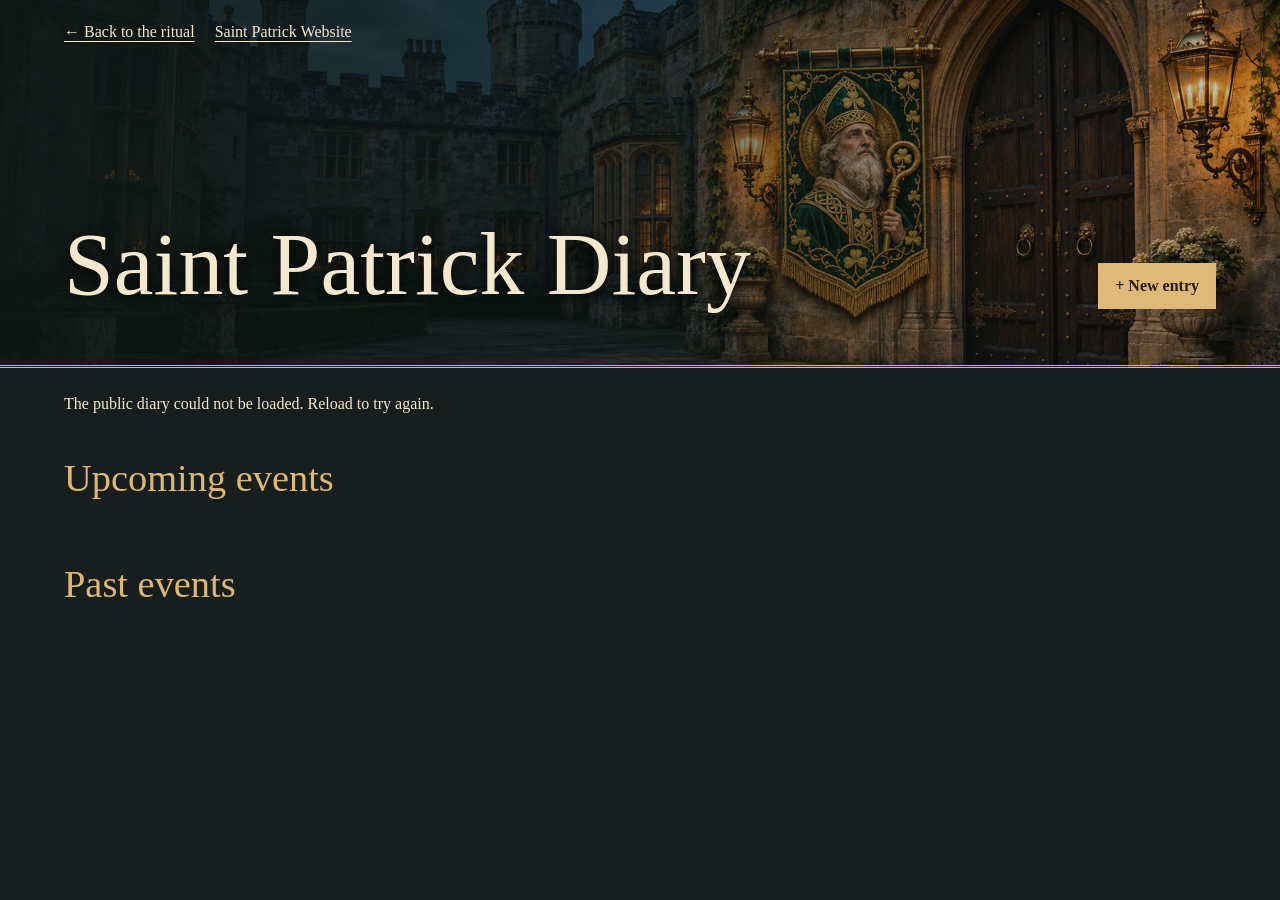
<file: diary.html>
<!doctype html>
<html lang="en-GB">
<head>
  <meta charset="utf-8">
  <meta name="viewport" content="width=device-width, initial-scale=1">
  <title>Saint Patrick Diary</title>
  <link rel="stylesheet" href="./diary.css">
  <script type="module" src="./diary.js"></script>
</head>
<body>
  <header class="castle">
    <div class="wrap">
      <nav class="diary-navigation" aria-label="Main navigation">
        <a href="./">← Back to the ritual</a>
        <a href="https://webappngdsib.github.io/St-Patrick/">Saint Patrick Website</a>
      </nav>
      <div class="hero">
        <h1>Saint Patrick Diary</h1>
        <button class="gold" id="new-entry" disabled>+ New entry</button>
      </div>
    </div>
  </header>
  <main class="wrap">
    <p id="legacy-tools" hidden><button type="button" id="publish-legacy">Publish previous browser entries</button></p>
    <p id="diary-status" role="status"></p>
    <section aria-labelledby="upcoming-title">
      <h2 id="upcoming-title">Upcoming events</h2>
      <ol class="entries" id="upcoming"></ol>
      <p class="empty" id="upcoming-empty" hidden>No upcoming events.</p>
    </section>
    <section aria-labelledby="past-title">
      <h2 id="past-title">Past events</h2>
      <ol class="entries" id="past"></ol>
      <p class="empty" id="past-empty" hidden>No past events.</p>
    </section>
  </main>
  <dialog id="entry-dialog" aria-labelledby="entry-title">
    <form id="entry-form">
      <h2 id="entry-title">New diary entry</h2>
      <p>Published entries and photographs are public.</p>
      <label>Date <input name="date" type="date" required></label>
      <label>Location <input name="location" type="text" maxlength="160" required></label>
      <label>Lodge chamber
        <select name="chamber" required>
          <option value="" selected disabled>Select a Lodge</option>
          <option value="Limerick Lodge">Limerick Lodge</option>
          <option value="Downpatrick Lodge">Downpatrick Lodge</option>
          <option value="Buru Lodge">Buru Lodge</option>
          <option value="Florida Lodge T.I.">Florida Lodge T.I.</option>
          <option value="Lorica Lodge T.I.">Lorica Lodge T.I.</option>
          <option value="Eri Lodge T.I.">Eri Lodge T.I.</option>
          <option value="Athenian Shamrock">Athenian Shamrock — Athens, Greece (Charter: December 2026, Corfu)</option>
        </select>
      </label>
      <label>Photographs <small>Optional · up to 3 · 10 MB each</small>
        <input name="photos" type="file" accept="image/jpeg,image/png,image/webp,image/avif,image/gif" multiple>
      </label>
      <small id="keep-photos" hidden>Leave photographs empty to keep the current photographs.</small>
      <label id="publisher-key-label">Publishing key
        <input id="publisher-key" type="password" autocomplete="off" spellcheck="false" required>
        <small>Use a <a href="https://github.com/settings/personal-access-tokens/new" target="_blank" rel="noopener">GitHub key</a> for this repository with Contents read and write access. The key stays in this tab until you reload or leave.</small>
      </label>
      <p id="form-error" role="alert"></p>
      <div class="form-actions">
        <button type="button" id="cancel">Cancel</button>
        <button class="gold" type="submit" id="save">Publish entry</button>
      </div>
    </form>
  </dialog>
</body>
</html>
</file>
<file: diary.css>
:root {
  color-scheme: dark;
  --stone: #181e1d;
  --light: #f5e8ce;
  --muted: #c1b8a6;
  --gold: #ddb775;
  --line: #5c503d;
  color: var(--light);
  background: var(--stone);
  font: 1rem/1.55 Georgia, serif;
}

* { box-sizing: border-box; }
body { margin: 0; }
.wrap { width: min(72rem, 100% - 2rem); margin-inline: auto; }
.castle {
  min-height: 23rem;
  padding-block: 1.25rem 3.5rem;
  display: grid;
  align-items: stretch;
  border-bottom: 3px double var(--gold);
  background: linear-gradient(90deg, #101917e8, #161b1c40), url("./diary-saint-patrick.webp") 67% center / cover, #303936;
}
.castle .wrap { display: grid; align-content: space-between; gap: 5rem; }
.diary-navigation { display: flex; flex-wrap: wrap; gap: .5rem 1.25rem; }
.castle a { color: var(--light); width: fit-content; text-underline-offset: .23em; }
.hero { display: flex; flex-wrap: wrap; justify-content: space-between; align-items: end; gap: 1.15rem; }
h1, h2, h3, p { margin: 0; }
h1 { font-size: clamp(2.9rem, 7vw, 6.6rem); font-weight: 400; line-height: .99; text-shadow: 0 2px 18px #000; }
h2 { font-size: clamp(1.65rem, 4vw, 2.4rem); font-weight: 400; color: var(--gold); }
h3 { font-size: 1.55rem; font-weight: 500; overflow-wrap: anywhere; }
main { padding-block: 1.5rem 4rem; }
main section { margin-top: 2rem; }
.empty, small, .location { color: var(--muted); }
.entries { list-style: none; padding: 0; margin: .9rem 0 0; display: grid; gap: .85rem; }
.entry {
  display: grid;
  grid-template-columns: minmax(7rem, .26fr) minmax(0, 1fr);
  gap: 1rem;
  background: #282c28;
  border: 1px solid var(--line);
  border-inline-start: 3px solid var(--gold);
  padding: clamp(.8rem, 3vw, 1.4rem);
}
.entry time { color: var(--gold); font-weight: bold; }
.location { overflow-wrap: anywhere; }
.photos { display: flex; flex-wrap: wrap; gap: .55rem; margin-top: .9rem; }
.photos img { display: block; width: 6.2rem; height: 4.65rem; object-fit: cover; border: 1px solid var(--line); }
button, input { font: inherit; }
button {
  border: 1px solid var(--line);
  background: #313b34;
  color: var(--light);
  padding: .6rem 1rem;
  min-height: 2.75rem;
  cursor: pointer;
}
button:disabled { opacity: .55; cursor: default; }
.gold { border-color: var(--gold); background: #dfba77; color: #241a0d; font-weight: bold; }
:focus-visible { outline: 2px solid #f5cf8b; outline-offset: 4px; }
dialog { width: min(32rem, 100% - 2rem); padding: 1.3rem; background: #222c26; color: var(--light); border: 1px solid var(--gold); }
dialog::backdrop { background: #0b100dd9; }
form { display: grid; gap: .8rem; }
form label:not([hidden]) { display: grid; gap: .2rem; min-width: 0; }
form input, form select { width: 100%; min-width: 0; padding: .55rem; background: #171f1a; border: 1px solid var(--line); color: inherit; }
.form-actions { display: flex; flex-wrap: wrap; justify-content: end; gap: .6rem; }
#form-error { color: #ffd0b3; }
#form-error:empty, #diary-status:empty { display: none; }
@media (max-width: 36rem) {
  .castle { min-height: 19rem; }
  .entry { grid-template-columns: 1fr; gap: .2rem; }
}

#publisher-key-label a { color: var(--gold); text-underline-offset: .2em; }
#legacy-tools { margin-block: .75rem; }

.calendar-link {
  display: inline-block;
  margin-block: .55rem;
  color: var(--gold);
  text-underline-offset: .2em;
}

.edit-entry { margin-inline-start: .75rem; }
</file>
